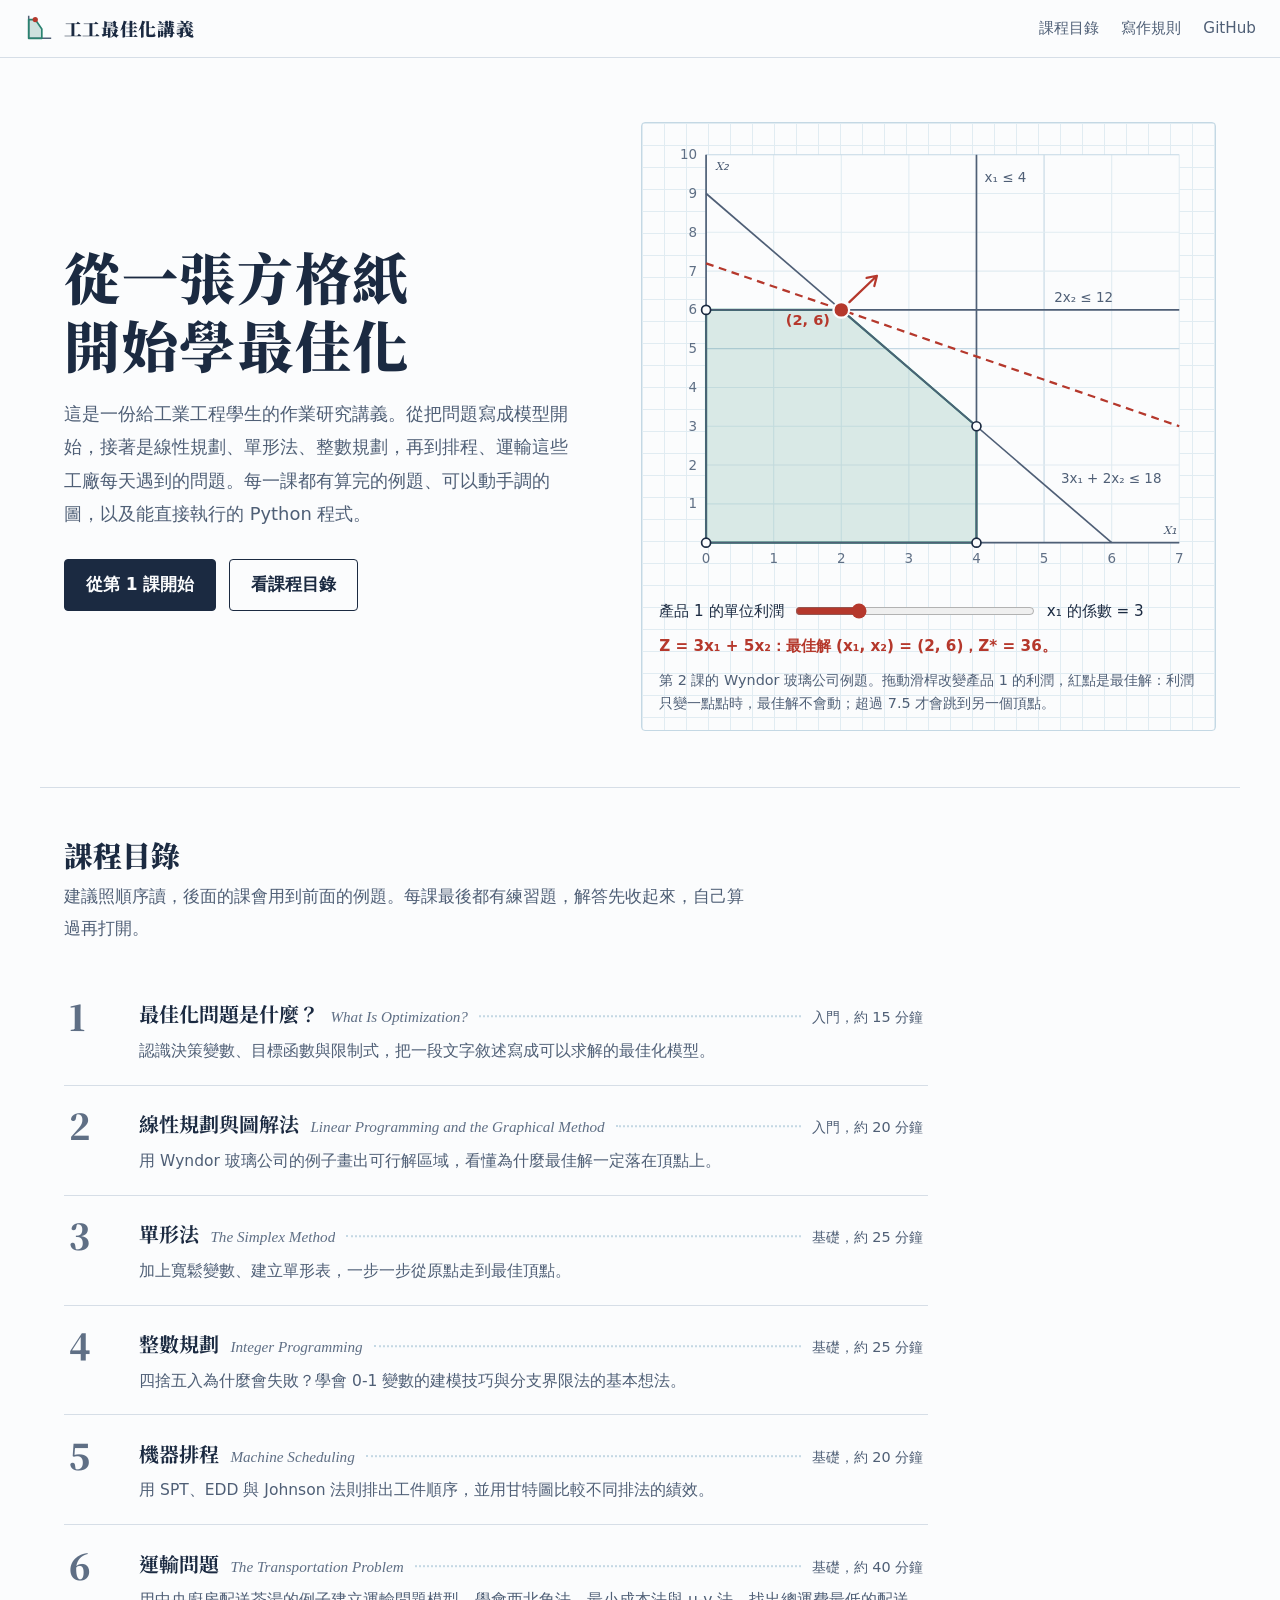
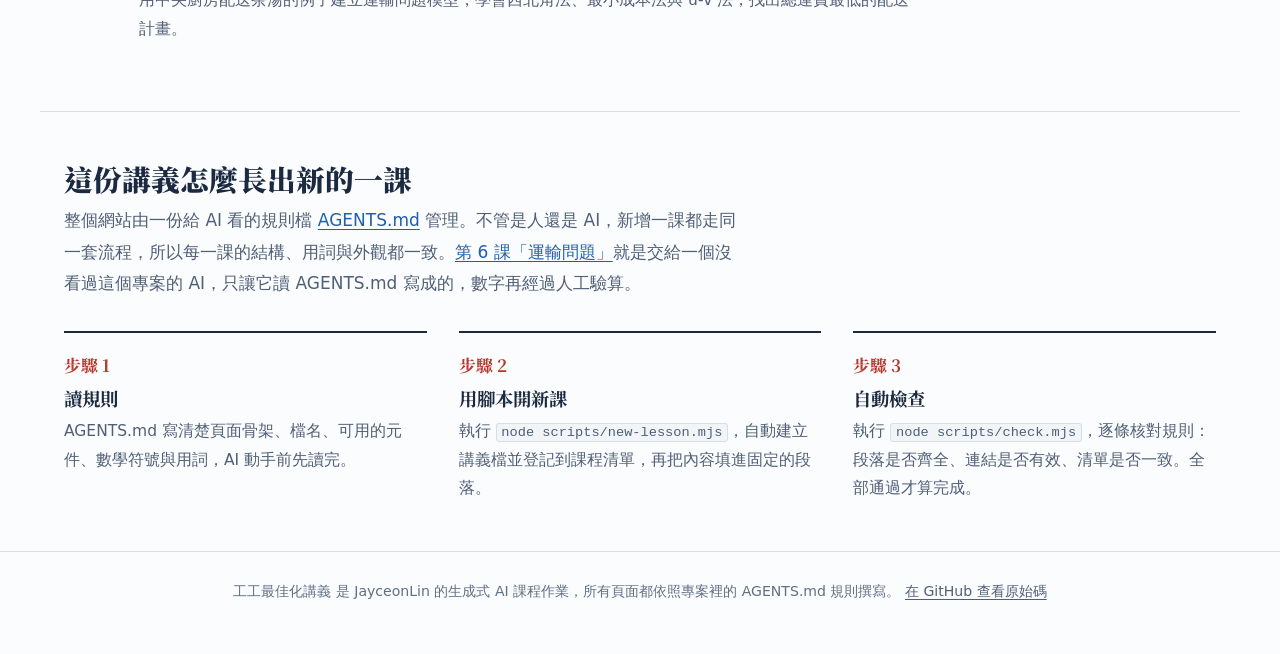
<file: index.html>
<!DOCTYPE html>
<html lang="zh-Hant-TW">
<head>
  <meta charset="utf-8">
  <meta name="viewport" content="width=device-width, initial-scale=1">
  <title>工工最佳化講義｜給工業工程學生的作業研究入門</title>
  <meta name="description" content="給工業工程學生的作業研究講義：最佳化建模、線性規劃、單形法、整數規劃、排程與運輸問題，每課都有例題、練習與可執行的 Python 程式。">
  <link rel="icon" href="assets/img/favicon.svg" type="image/svg+xml">
  <link rel="preconnect" href="https://fonts.googleapis.com">
  <link rel="preconnect" href="https://fonts.gstatic.com" crossorigin>
  <link rel="stylesheet" href="https://fonts.googleapis.com/css2?family=Noto+Serif+TC:wght@600;700;900&amp;display=swap">
  <link rel="stylesheet" href="assets/vendor/katex/katex.min.css">
  <link rel="stylesheet" href="assets/css/site.css">
  <script defer src="assets/vendor/katex/katex.min.js"></script>
  <script defer src="assets/vendor/katex/auto-render.min.js"></script>
  <script defer src="data/lessons.js"></script>
  <script defer src="assets/js/site.js"></script>
</head>
<body data-page="home">
  <main id="main" class="home-main">

    <section class="hero" aria-labelledby="hero-title">
      <div>
        <h1 id="hero-title">從一張方格紙<br>開始學最佳化</h1>
        <p class="lead">這是一份給工業工程學生的作業研究講義。從把問題寫成模型開始，接著是線性規劃、單形法、整數規劃，再到排程、運輸這些工廠每天遇到的問題。每一課都有算完的例題、可以動手調的圖，以及能直接執行的 Python 程式。</p>
        <div class="actions">
          <a class="btn btn-primary" href="lessons/01-what-is-optimization.html">從第 1 課開始</a>
          <a class="btn btn-secondary" href="#lessons">看課程目錄</a>
        </div>
      </div>
      <figure class="widget" data-widget="lp-graph">
        <script type="application/json">
          {
            "title": "Wyndor 玻璃公司生產問題的可行解區域與最佳解",
            "vars": ["x₁", "x₂"],
            "objective": [3, 5],
            "constraints": [
              { "a": [1, 0], "b": 4, "label": "x₁ ≤ 4", "labelAt": [4.12, 9.3] },
              { "a": [0, 2], "b": 12, "label": "2x₂ ≤ 12", "labelAt": [5.15, 6.2] },
              { "a": [3, 2], "b": 18, "label": "3x₁ + 2x₂ ≤ 18", "labelAt": [5.25, 1.55] }
            ],
            "xmax": 7,
            "ymax": 10,
            "slider": { "index": 0, "min": 0, "max": 12, "step": 0.5, "label": "產品 1 的單位利潤" }
          }
        </script>
        <figcaption>第 2 課的 Wyndor 玻璃公司例題。拖動滑桿改變產品 1 的利潤，紅點是最佳解：利潤只變一點點時，最佳解不會動；超過 7.5 才會跳到另一個頂點。</figcaption>
      </figure>
    </section>

    <section class="home-section band" id="lessons" aria-labelledby="lessons-title">
      <h2 id="lessons-title">課程目錄</h2>
      <p class="section-lead">建議照順序讀，後面的課會用到前面的例題。每課最後都有練習題，解答先收起來，自己算過再打開。</p>
      <ol class="syllabus" id="lesson-list">
        <!-- 由 site.js 依 data/lessons.js 產生；以下是沒有 JavaScript 時的備援 -->
        <li><a href="lessons/01-what-is-optimization.html"><span class="s-no">1</span><span class="s-line"><span class="s-title">最佳化問題是什麼？</span></span></a></li>
      </ol>
    </section>

    <section class="home-section band" aria-labelledby="how-title">
      <h2 id="how-title">這份講義怎麼長出新的一課</h2>
      <p class="section-lead">整個網站由一份給 AI 看的規則檔 <a href="https://github.com/JayceonLin/ie-optimization-notes/blob/main/AGENTS.md">AGENTS.md</a> 管理。不管是人還是 AI，新增一課都走同一套流程，所以每一課的結構、用詞與外觀都一致。<a href="lessons/06-transportation.html">第 6 課「運輸問題」</a>就是交給一個沒看過這個專案的 AI，只讓它讀 AGENTS.md 寫成的，數字再經過人工驗算。</p>
      <ol class="process">
        <li>
          <h3>讀規則</h3>
          <p>AGENTS.md 寫清楚頁面骨架、檔名、可用的元件、數學符號與用詞，AI 動手前先讀完。</p>
        </li>
        <li>
          <h3>用腳本開新課</h3>
          <p>執行 <code>node scripts/new-lesson.mjs</code>，自動建立講義檔並登記到課程清單，再把內容填進固定的段落。</p>
        </li>
        <li>
          <h3>自動檢查</h3>
          <p>執行 <code>node scripts/check.mjs</code>，逐條核對規則：段落是否齊全、連結是否有效、清單是否一致。全部通過才算完成。</p>
        </li>
      </ol>
    </section>

  </main>
</body>
</html>
</file>
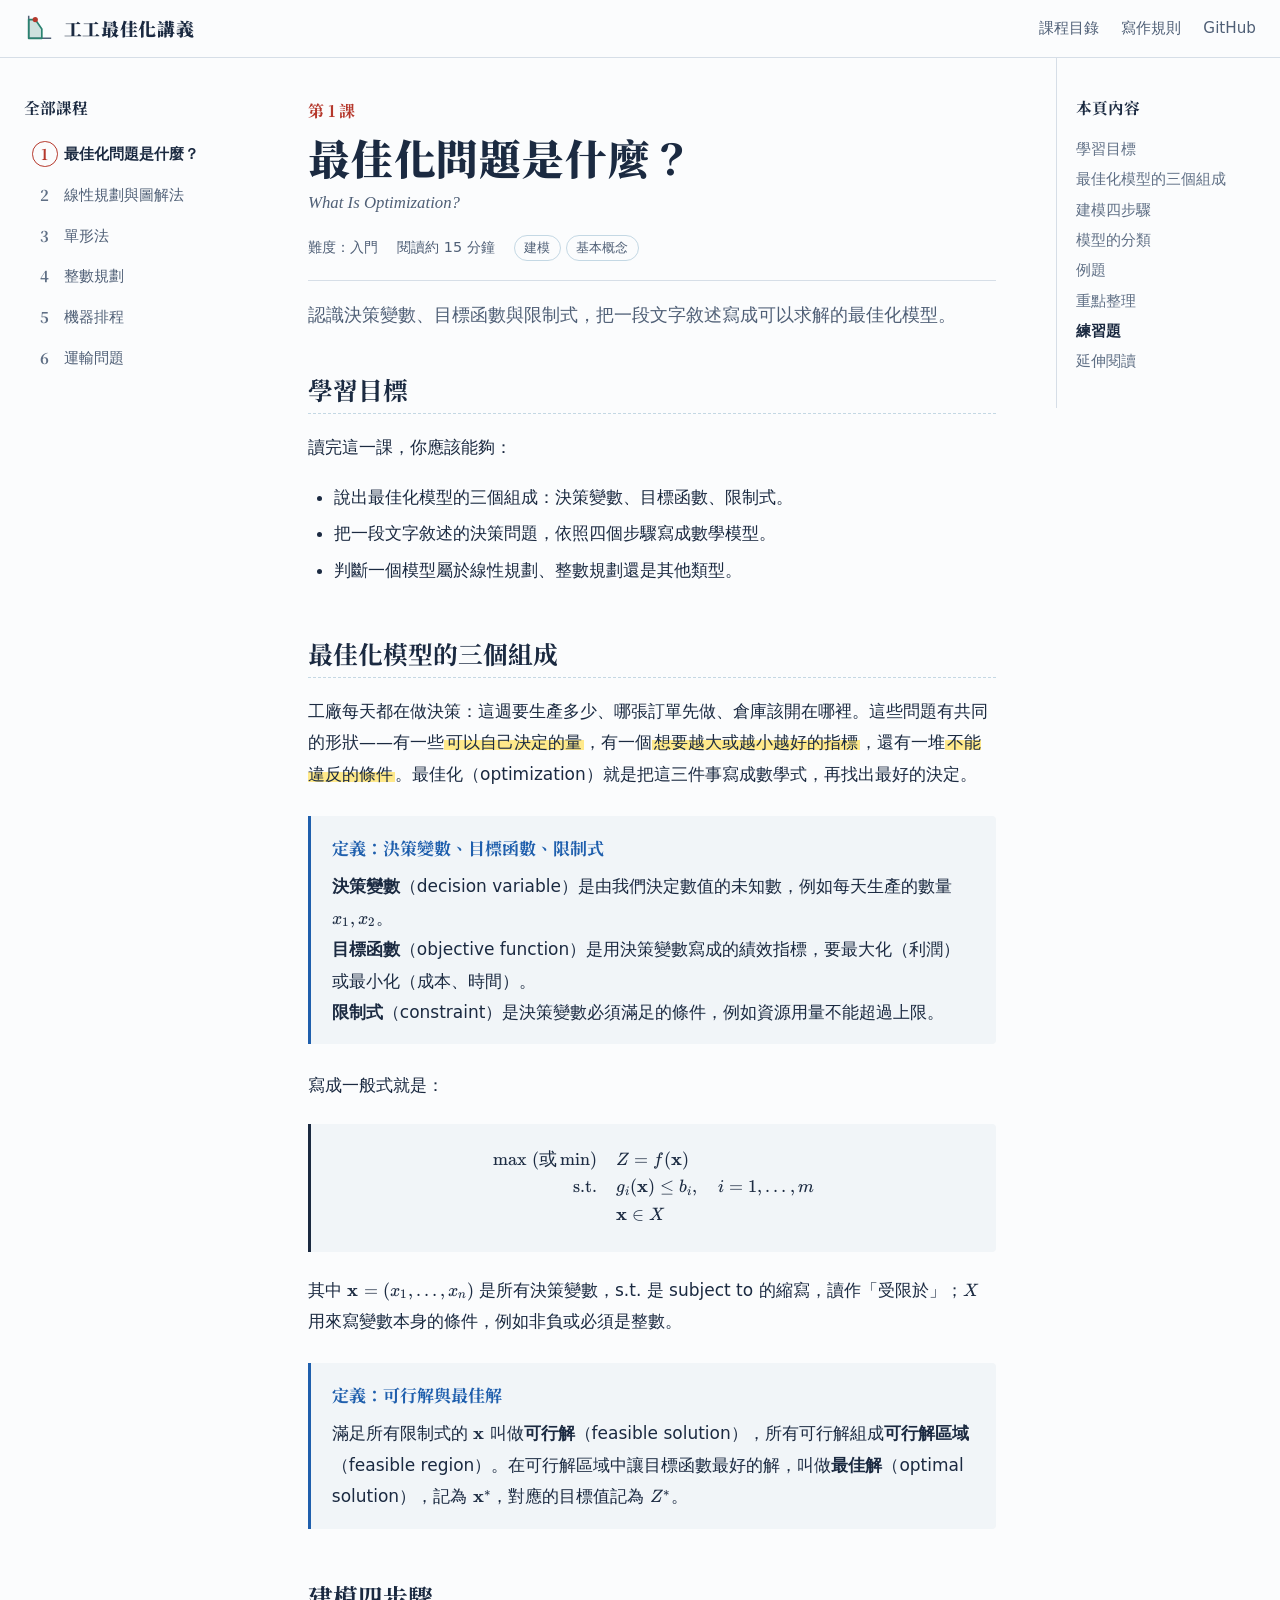
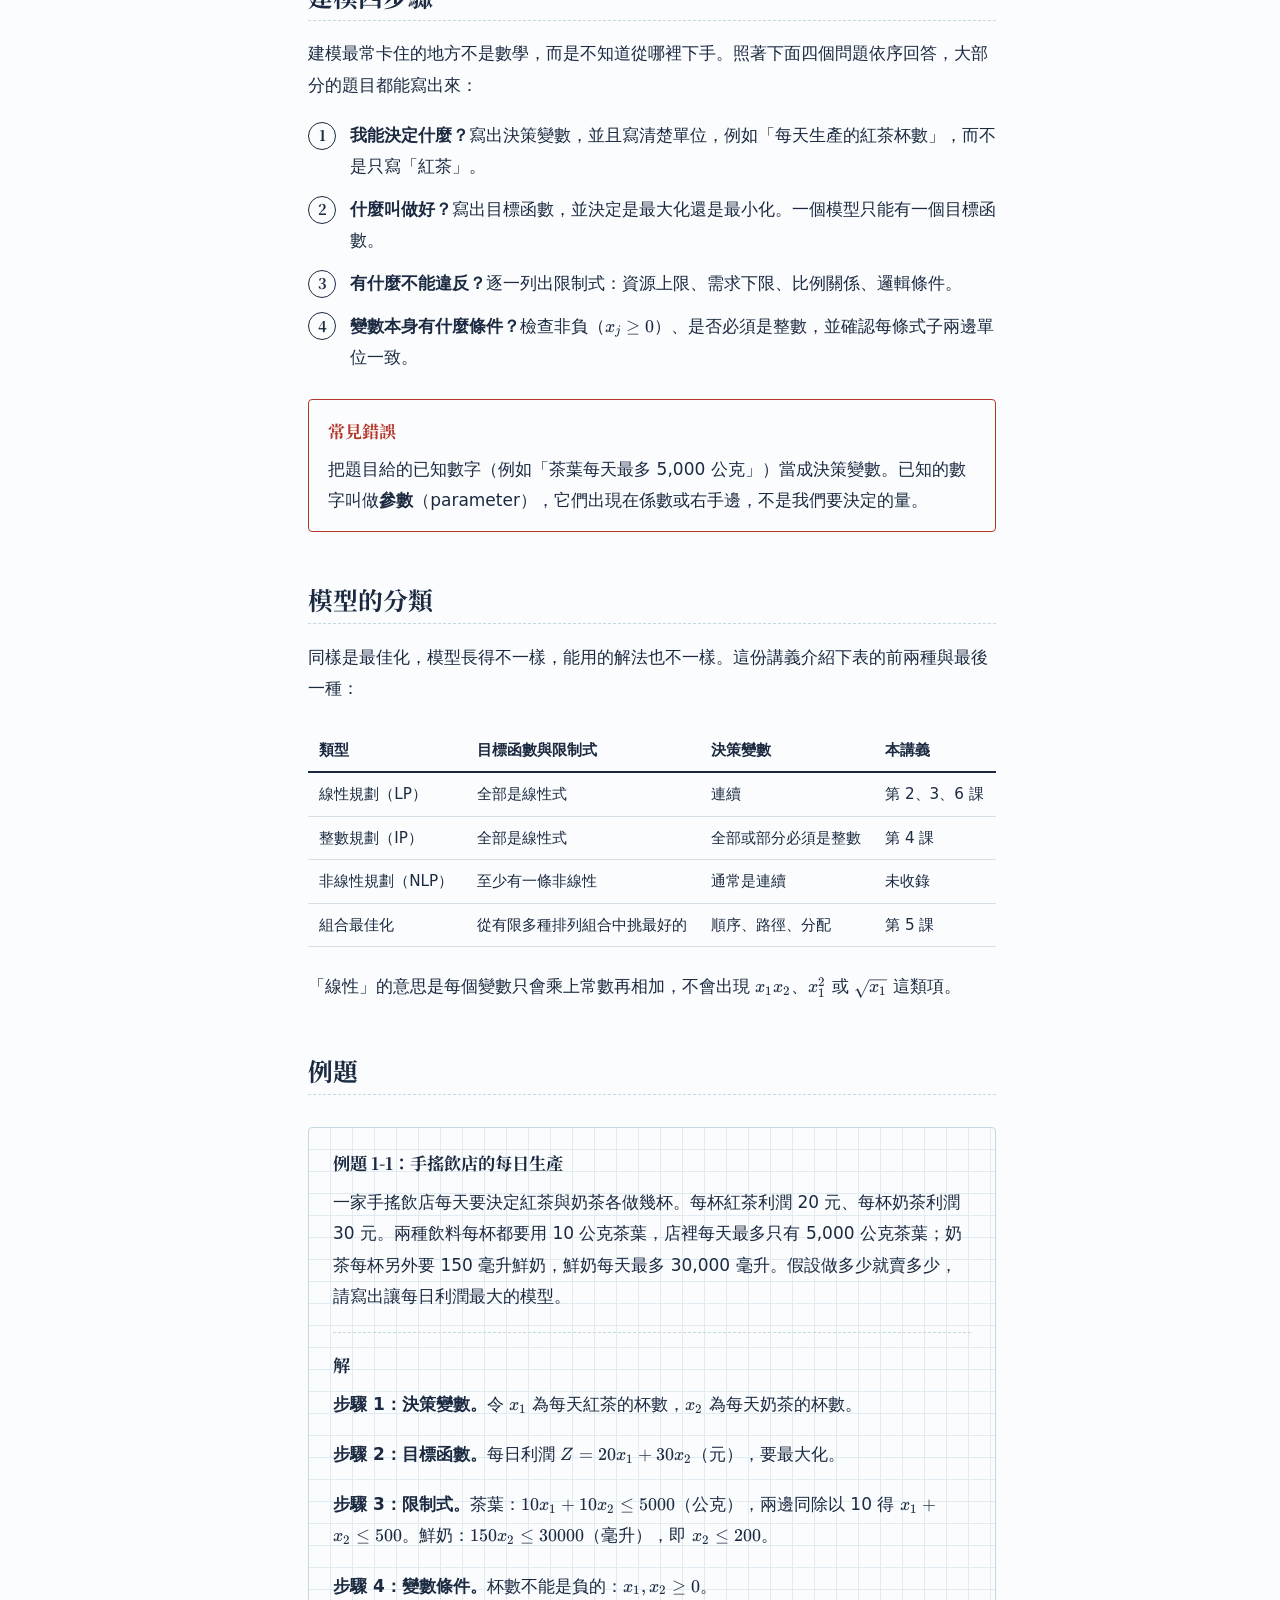
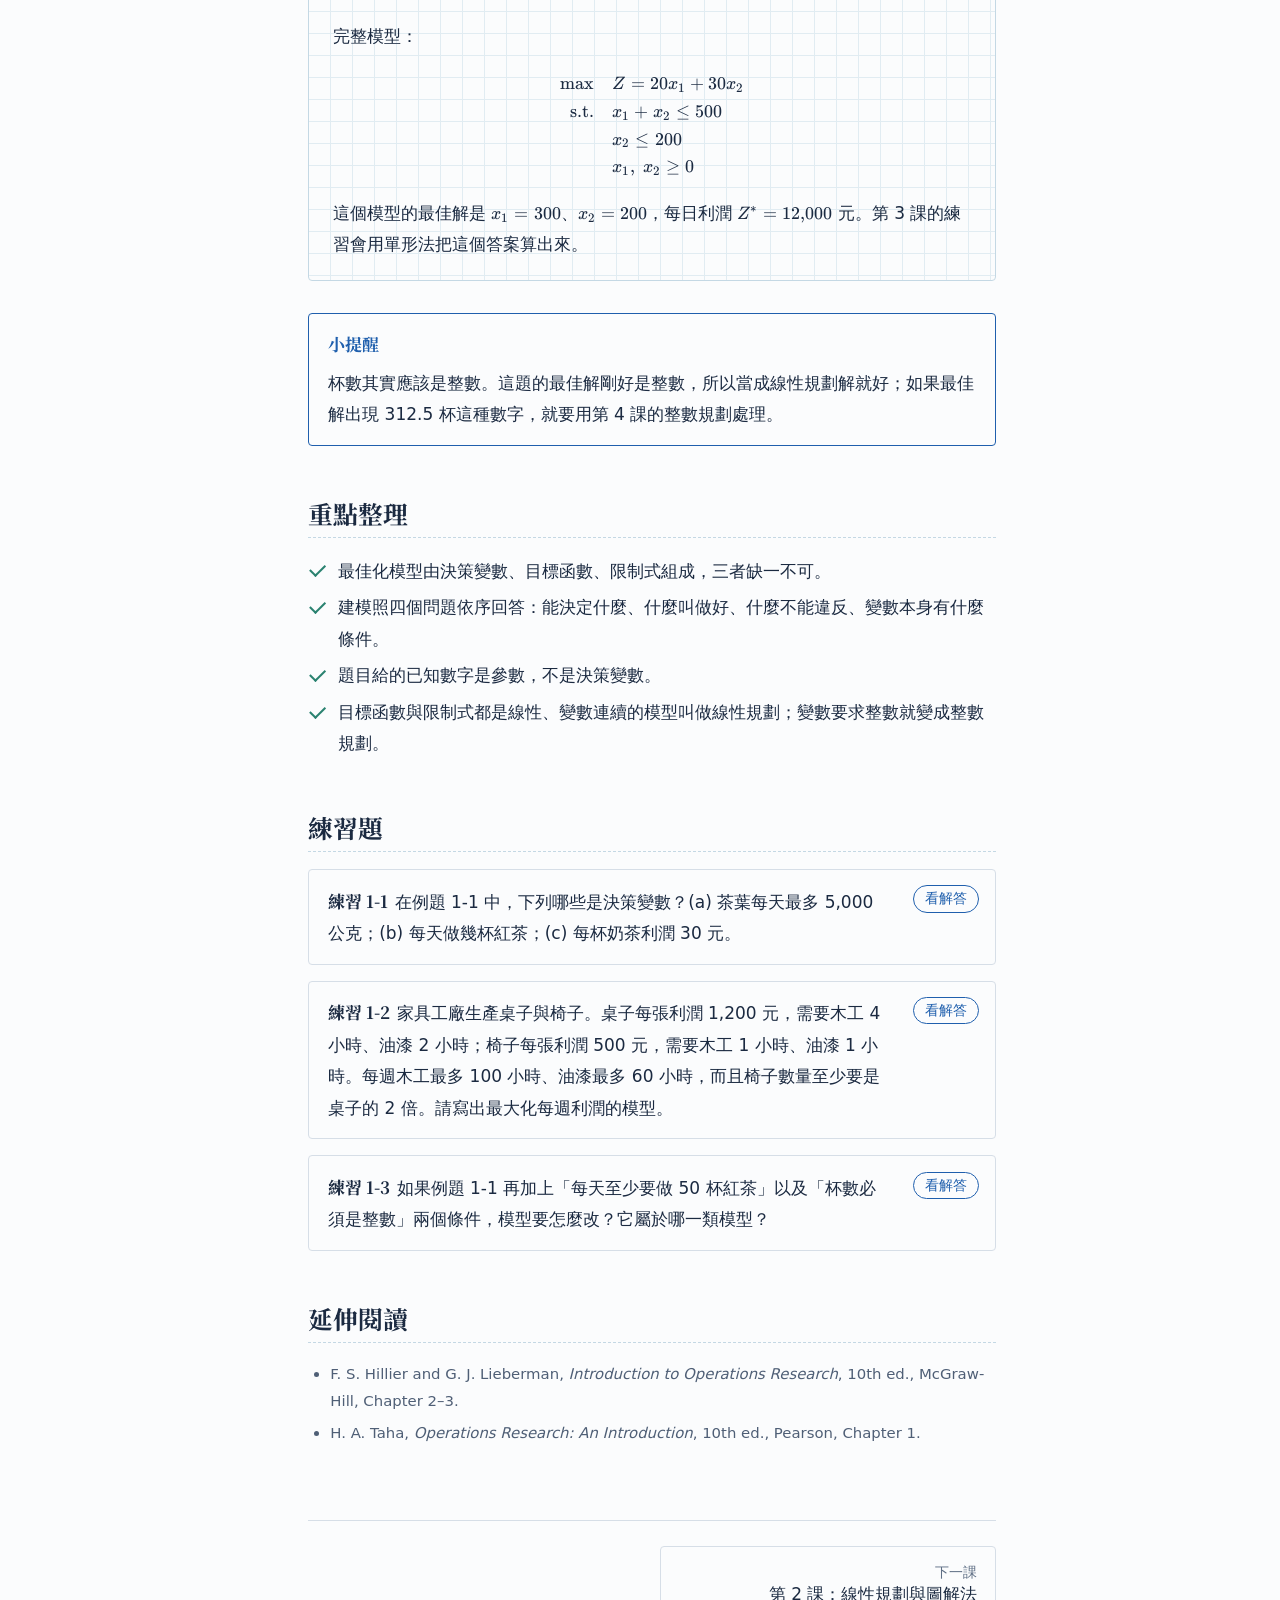
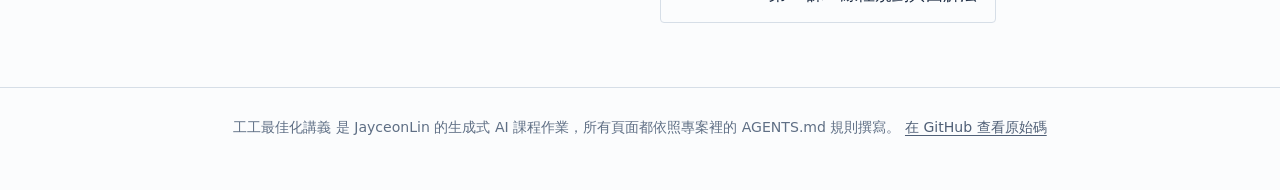
<file: lessons/01-what-is-optimization.html>
<!DOCTYPE html>
<html lang="zh-Hant-TW">
<head>
  <meta charset="utf-8">
  <meta name="viewport" content="width=device-width, initial-scale=1">
  <title>第 1 課：最佳化問題是什麼？｜工工最佳化講義</title>
  <meta name="description" content="認識決策變數、目標函數與限制式，把一段文字敘述寫成可以求解的最佳化模型。">
  <link rel="icon" href="../assets/img/favicon.svg" type="image/svg+xml">
  <link rel="preconnect" href="https://fonts.googleapis.com">
  <link rel="preconnect" href="https://fonts.gstatic.com" crossorigin>
  <link rel="stylesheet" href="https://fonts.googleapis.com/css2?family=Noto+Serif+TC:wght@600;700;900&amp;display=swap">
  <link rel="stylesheet" href="../assets/vendor/katex/katex.min.css">
  <link rel="stylesheet" href="../assets/css/site.css">
  <script defer src="../assets/vendor/katex/katex.min.js"></script>
  <script defer src="../assets/vendor/katex/auto-render.min.js"></script>
  <script defer src="../data/lessons.js"></script>
  <script defer src="../assets/js/site.js"></script>
</head>
<body data-page="lesson" data-lesson="01-what-is-optimization">
  <article class="lesson">

    <section id="goals">
      <h2>學習目標</h2>
      <p>讀完這一課，你應該能夠：</p>
      <ul>
        <li>說出最佳化模型的三個組成：決策變數、目標函數、限制式。</li>
        <li>把一段文字敘述的決策問題，依照四個步驟寫成數學模型。</li>
        <li>判斷一個模型屬於線性規劃、整數規劃還是其他類型。</li>
      </ul>
    </section>

    <section id="three-parts">
      <h2>最佳化模型的三個組成</h2>
      <p>工廠每天都在做決策：這週要生產多少、哪張訂單先做、倉庫該開在哪裡。這些問題有共同的形狀——有一些<mark>可以自己決定的量</mark>，有一個<mark>想要越大或越小越好的指標</mark>，還有一堆<mark>不能違反的條件</mark>。最佳化（optimization）就是把這三件事寫成數學式，再找出最好的決定。</p>

      <div class="definition">
        <p class="box-title">定義：決策變數、目標函數、限制式</p>
        <p><strong>決策變數</strong>（decision variable）是由我們決定數值的未知數，例如每天生產的數量 $x_1, x_2$。<br>
        <strong>目標函數</strong>（objective function）是用決策變數寫成的績效指標，要最大化（利潤）或最小化（成本、時間）。<br>
        <strong>限制式</strong>（constraint）是決策變數必須滿足的條件，例如資源用量不能超過上限。</p>
      </div>

      <p>寫成一般式就是：</p>
      <div class="model">
        $$\begin{aligned}
        \max \ (\text{或} \min) \quad & Z = f(\mathbf{x}) \\
        \text{s.t.} \quad & g_i(\mathbf{x}) \le b_i, \quad i = 1, \dots, m \\
        & \mathbf{x} \in X
        \end{aligned}$$
      </div>
      <p>其中 $\mathbf{x} = (x_1, \dots, x_n)$ 是所有決策變數，s.t. 是 subject to 的縮寫，讀作「受限於」；$X$ 用來寫變數本身的條件，例如非負或必須是整數。</p>

      <div class="definition">
        <p class="box-title">定義：可行解與最佳解</p>
        <p>滿足所有限制式的 $\mathbf{x}$ 叫做<strong>可行解</strong>（feasible solution），所有可行解組成<strong>可行解區域</strong>（feasible region）。在可行解區域中讓目標函數最好的解，叫做<strong>最佳解</strong>（optimal solution），記為 $\mathbf{x}^*$，對應的目標值記為 $Z^*$。</p>
      </div>
    </section>

    <section id="modeling-steps">
      <h2>建模四步驟</h2>
      <p>建模最常卡住的地方不是數學，而是不知道從哪裡下手。照著下面四個問題依序回答，大部分的題目都能寫出來：</p>
      <ol class="steps">
        <li><strong>我能決定什麼？</strong>寫出決策變數，並且寫清楚單位，例如「每天生產的紅茶杯數」，而不是只寫「紅茶」。</li>
        <li><strong>什麼叫做好？</strong>寫出目標函數，並決定是最大化還是最小化。一個模型只能有一個目標函數。</li>
        <li><strong>有什麼不能違反？</strong>逐一列出限制式：資源上限、需求下限、比例關係、邏輯條件。</li>
        <li><strong>變數本身有什麼條件？</strong>檢查非負（$x_j \ge 0$）、是否必須是整數，並確認每條式子兩邊單位一致。</li>
      </ol>
      <div class="callout warn">
        <p class="box-title">常見錯誤</p>
        <p>把題目給的已知數字（例如「茶葉每天最多 5,000 公克」）當成決策變數。已知的數字叫做<strong>參數</strong>（parameter），它們出現在係數或右手邊，不是我們要決定的量。</p>
      </div>
    </section>

    <section id="model-types">
      <h2>模型的分類</h2>
      <p>同樣是最佳化，模型長得不一樣，能用的解法也不一樣。這份講義介紹下表的前兩種與最後一種：</p>
      <div class="table-wrap">
        <table>
          <thead>
            <tr><th scope="col">類型</th><th scope="col">目標函數與限制式</th><th scope="col">決策變數</th><th scope="col">本講義</th></tr>
          </thead>
          <tbody>
            <tr><td>線性規劃（LP）</td><td>全部是線性式</td><td>連續</td><td>第 2、3、6 課</td></tr>
            <tr><td>整數規劃（IP）</td><td>全部是線性式</td><td>全部或部分必須是整數</td><td>第 4 課</td></tr>
            <tr><td>非線性規劃（NLP）</td><td>至少有一條非線性</td><td>通常是連續</td><td>未收錄</td></tr>
            <tr><td>組合最佳化</td><td>從有限多種排列組合中挑最好的</td><td>順序、路徑、分配</td><td>第 5 課</td></tr>
          </tbody>
        </table>
      </div>
      <p>「線性」的意思是每個變數只會乘上常數再相加，不會出現 $x_1 x_2$、$x_1^2$ 或 $\sqrt{x_1}$ 這類項。</p>
    </section>

    <section id="example">
      <h2>例題</h2>
      <div class="example">
        <p class="box-title">例題 1-1：手搖飲店的每日生產</p>
        <p>一家手搖飲店每天要決定紅茶與奶茶各做幾杯。每杯紅茶利潤 20 元、每杯奶茶利潤 30 元。兩種飲料每杯都要用 10 公克茶葉，店裡每天最多只有 5,000 公克茶葉；奶茶每杯另外要 150 毫升鮮奶，鮮奶每天最多 30,000 毫升。假設做多少就賣多少，請寫出讓每日利潤最大的模型。</p>
        <div class="solution">
          <p class="box-title">解</p>
          <p><strong>步驟 1：決策變數。</strong>令 $x_1$ 為每天紅茶的杯數，$x_2$ 為每天奶茶的杯數。</p>
          <p><strong>步驟 2：目標函數。</strong>每日利潤 $Z = 20x_1 + 30x_2$（元），要最大化。</p>
          <p><strong>步驟 3：限制式。</strong>茶葉：$10x_1 + 10x_2 \le 5000$（公克），兩邊同除以 10 得 $x_1 + x_2 \le 500$。鮮奶：$150x_2 \le 30000$（毫升），即 $x_2 \le 200$。</p>
          <p><strong>步驟 4：變數條件。</strong>杯數不能是負的：$x_1, x_2 \ge 0$。</p>
          <p>完整模型：</p>
          $$\begin{aligned}
          \max \quad & Z = 20x_1 + 30x_2 \\
          \text{s.t.} \quad & x_1 + x_2 \le 500 \\
          & x_2 \le 200 \\
          & x_1,\ x_2 \ge 0
          \end{aligned}$$
          <p>這個模型的最佳解是 $x_1 = 300$、$x_2 = 200$，每日利潤 $Z^* = 12{,}000$ 元。第 3 課的練習會用單形法把這個答案算出來。</p>
        </div>
      </div>
      <div class="callout tip">
        <p class="box-title">小提醒</p>
        <p>杯數其實應該是整數。這題的最佳解剛好是整數，所以當成線性規劃解就好；如果最佳解出現 312.5 杯這種數字，就要用第 4 課的整數規劃處理。</p>
      </div>
    </section>

    <section id="summary">
      <h2>重點整理</h2>
      <ul class="key-points">
        <li>最佳化模型由決策變數、目標函數、限制式組成，三者缺一不可。</li>
        <li>建模照四個問題依序回答：能決定什麼、什麼叫做好、什麼不能違反、變數本身有什麼條件。</li>
        <li>題目給的已知數字是參數，不是決策變數。</li>
        <li>目標函數與限制式都是線性、變數連續的模型叫做線性規劃；變數要求整數就變成整數規劃。</li>
      </ul>
    </section>

    <section id="exercises">
      <h2>練習題</h2>
      <details class="exercise">
        <summary><span class="ex-no">練習 1-1</span>在例題 1-1 中，下列哪些是決策變數？(a) 茶葉每天最多 5,000 公克；(b) 每天做幾杯紅茶；(c) 每杯奶茶利潤 30 元。</summary>
        <div class="answer">
          <p class="box-title">解答</p>
          <p>只有 (b)。(a) 是限制式右手邊的參數，(c) 是目標函數係數的參數，兩者都是題目給定的已知數字。</p>
        </div>
      </details>
      <details class="exercise">
        <summary><span class="ex-no">練習 1-2</span>家具工廠生產桌子與椅子。桌子每張利潤 1,200 元，需要木工 4 小時、油漆 2 小時；椅子每張利潤 500 元，需要木工 1 小時、油漆 1 小時。每週木工最多 100 小時、油漆最多 60 小時，而且椅子數量至少要是桌子的 2 倍。請寫出最大化每週利潤的模型。</summary>
        <div class="answer">
          <p class="box-title">解答</p>
          <p>令 $x_1$ 為每週生產的桌子數，$x_2$ 為每週生產的椅子數。</p>
          $$\begin{aligned}
          \max \quad & Z = 1200x_1 + 500x_2 \\
          \text{s.t.} \quad & 4x_1 + x_2 \le 100 && \text{（木工）} \\
          & 2x_1 + x_2 \le 60 && \text{（油漆）} \\
          & 2x_1 - x_2 \le 0 && \text{（椅子至少是桌子的 2 倍）} \\
          & x_1,\ x_2 \ge 0
          \end{aligned}$$
          <p>「椅子至少是桌子的 2 倍」原本寫成 $x_2 \ge 2x_1$，移項後變成 $2x_1 - x_2 \le 0$，這樣所有限制式都是「左邊有變數、右邊是常數」的標準樣子。</p>
        </div>
      </details>
      <details class="exercise">
        <summary><span class="ex-no">練習 1-3</span>如果例題 1-1 再加上「每天至少要做 50 杯紅茶」以及「杯數必須是整數」兩個條件，模型要怎麼改？它屬於哪一類模型？</summary>
        <div class="answer">
          <p class="box-title">解答</p>
          <p>加上限制式 $x_1 \ge 50$，並把變數條件改成 $x_1, x_2 \ge 0$ 且為整數。目標函數與限制式仍然是線性的，但變數必須是整數，所以是<strong>整數規劃</strong>。</p>
        </div>
      </details>
    </section>

    <section id="references">
      <h2>延伸閱讀</h2>
      <ul class="refs">
        <li>F. S. Hillier and G. J. Lieberman, <cite>Introduction to Operations Research</cite>, 10th ed., McGraw-Hill, Chapter 2–3.</li>
        <li>H. A. Taha, <cite>Operations Research: An Introduction</cite>, 10th ed., Pearson, Chapter 1.</li>
      </ul>
    </section>

  </article>
</body>
</html>
</file>
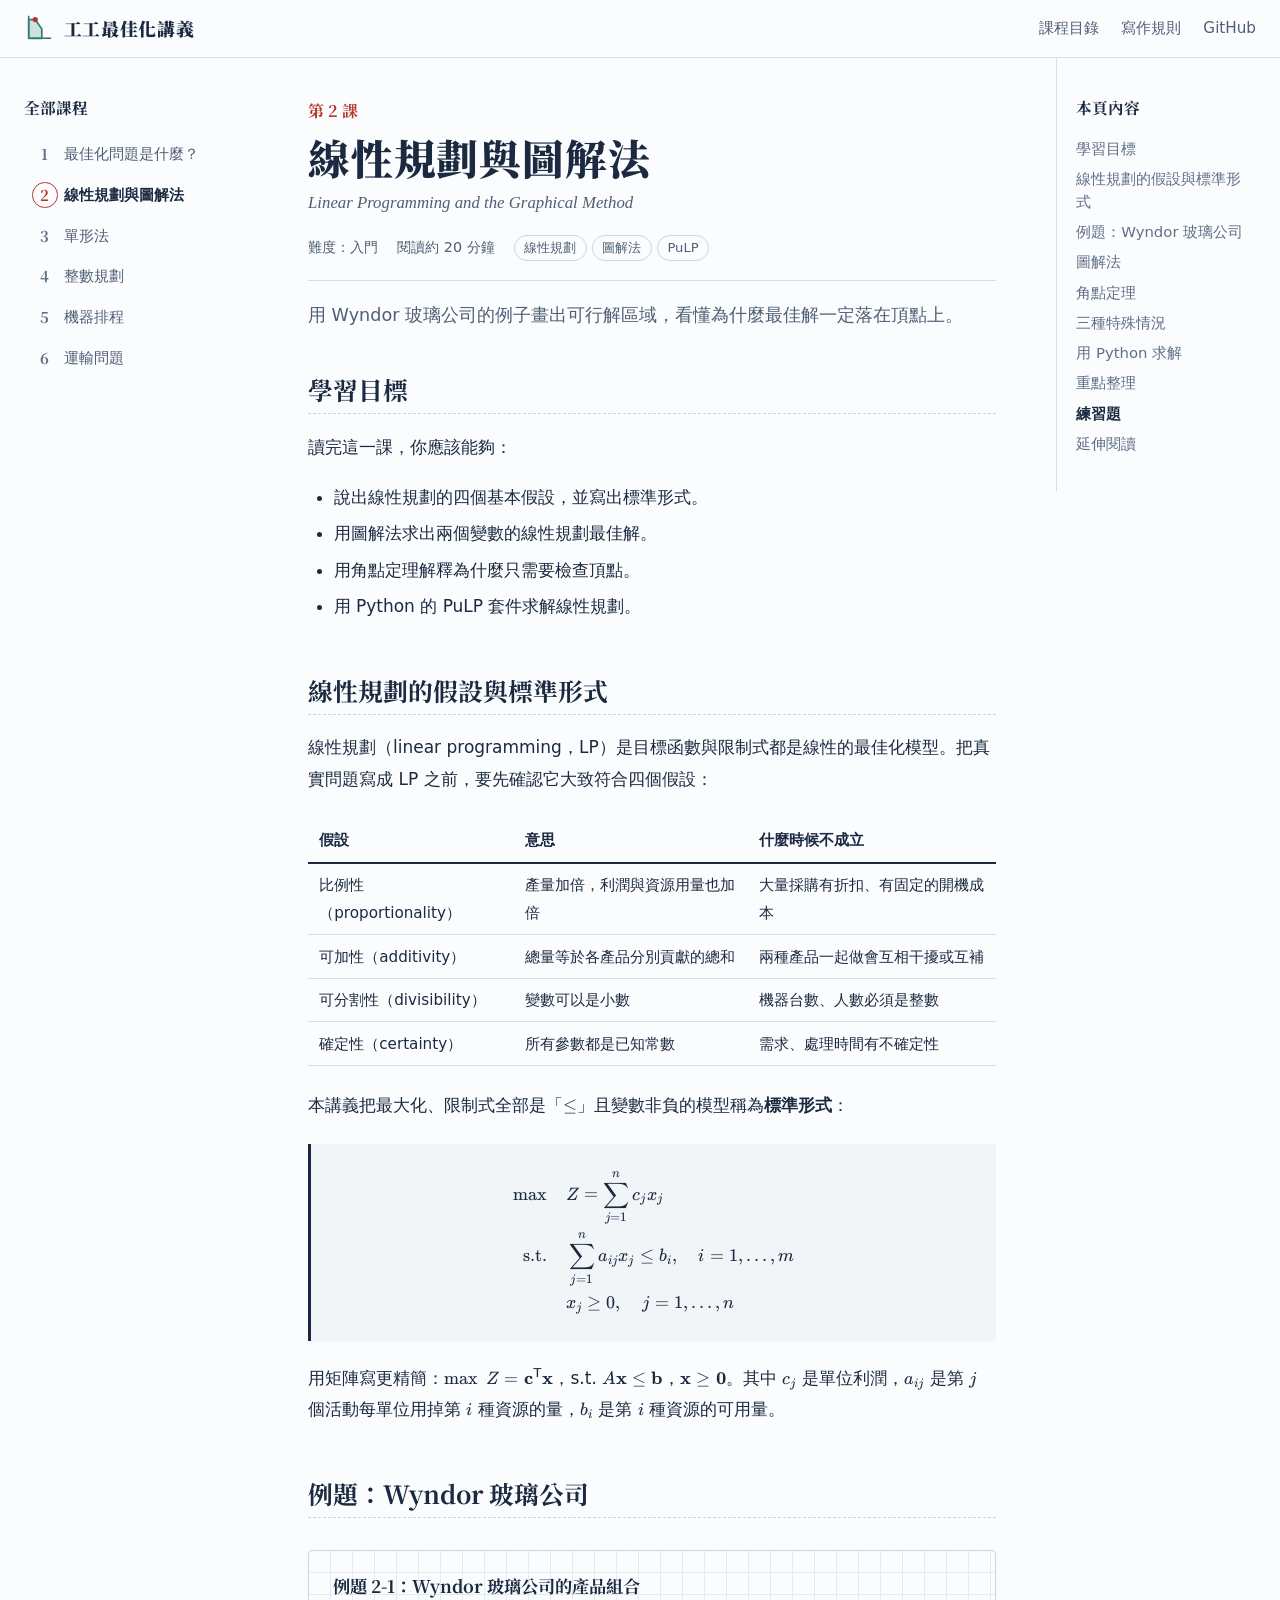
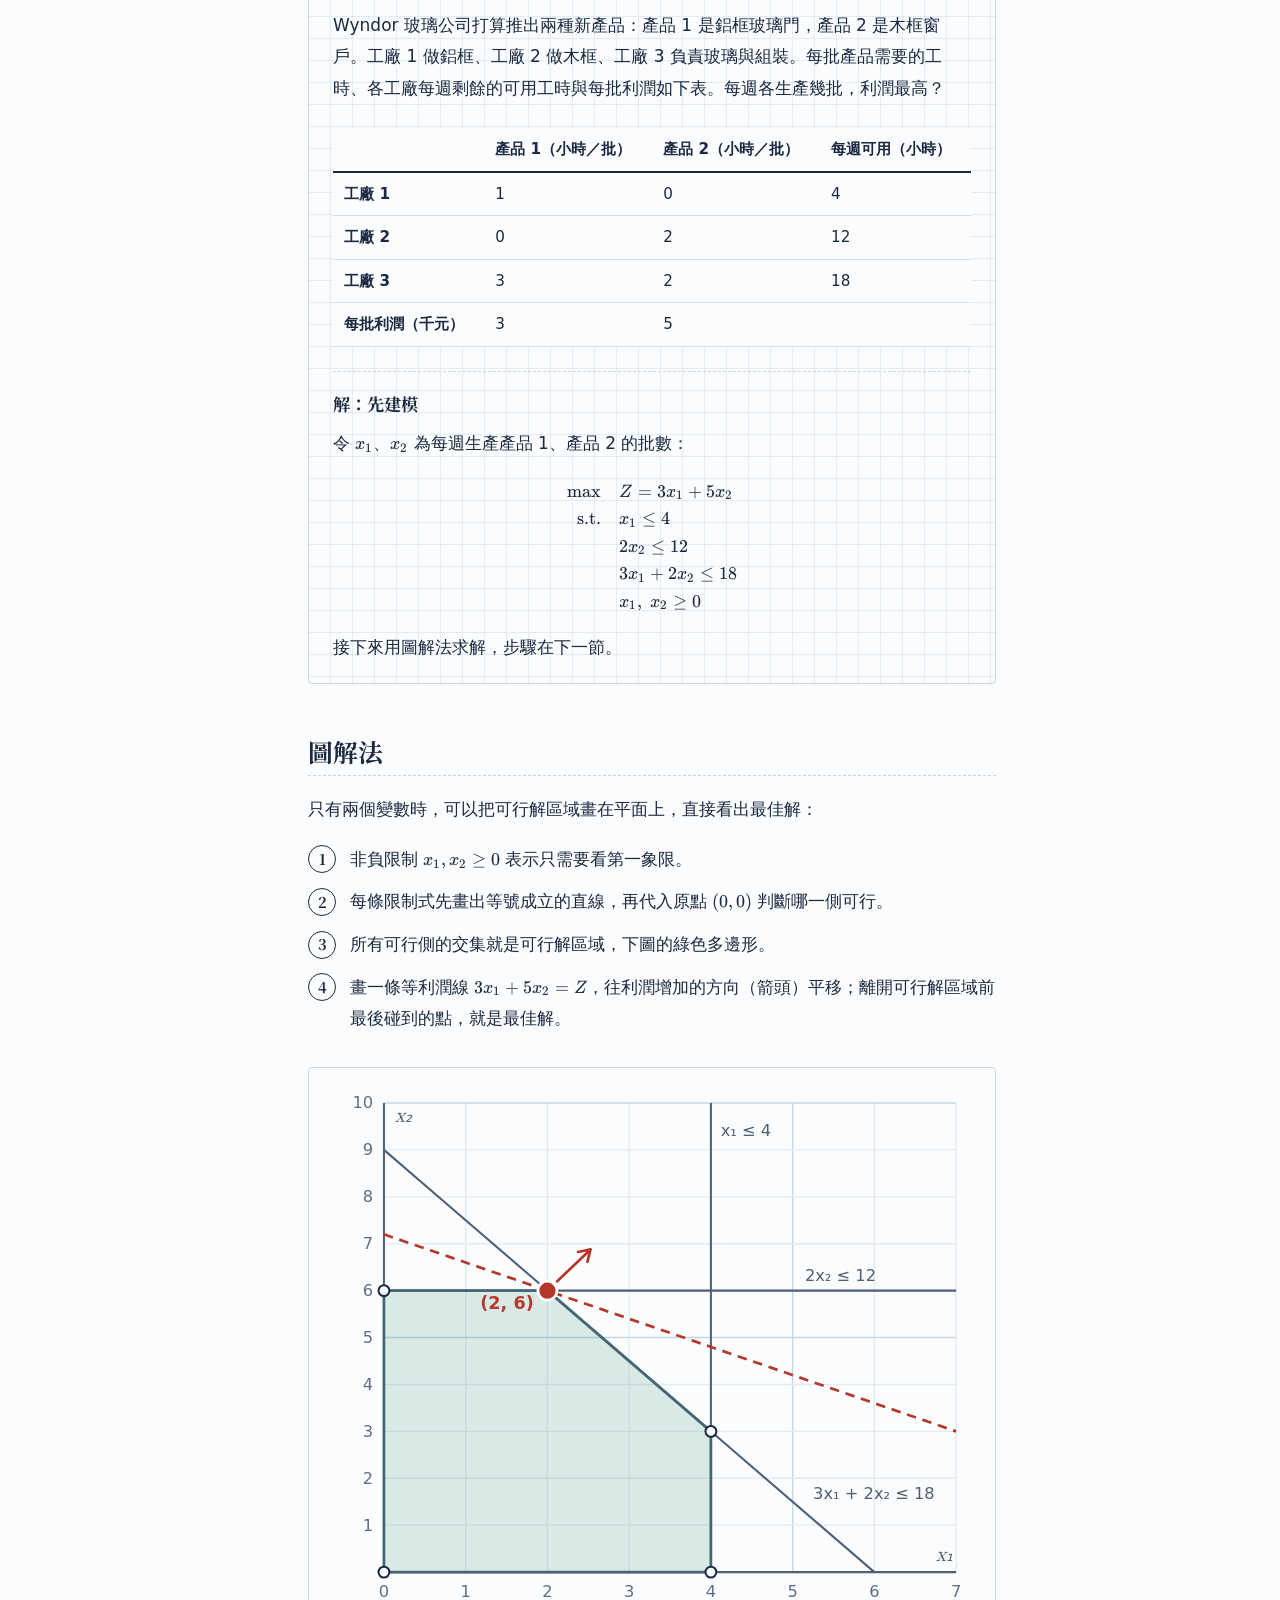
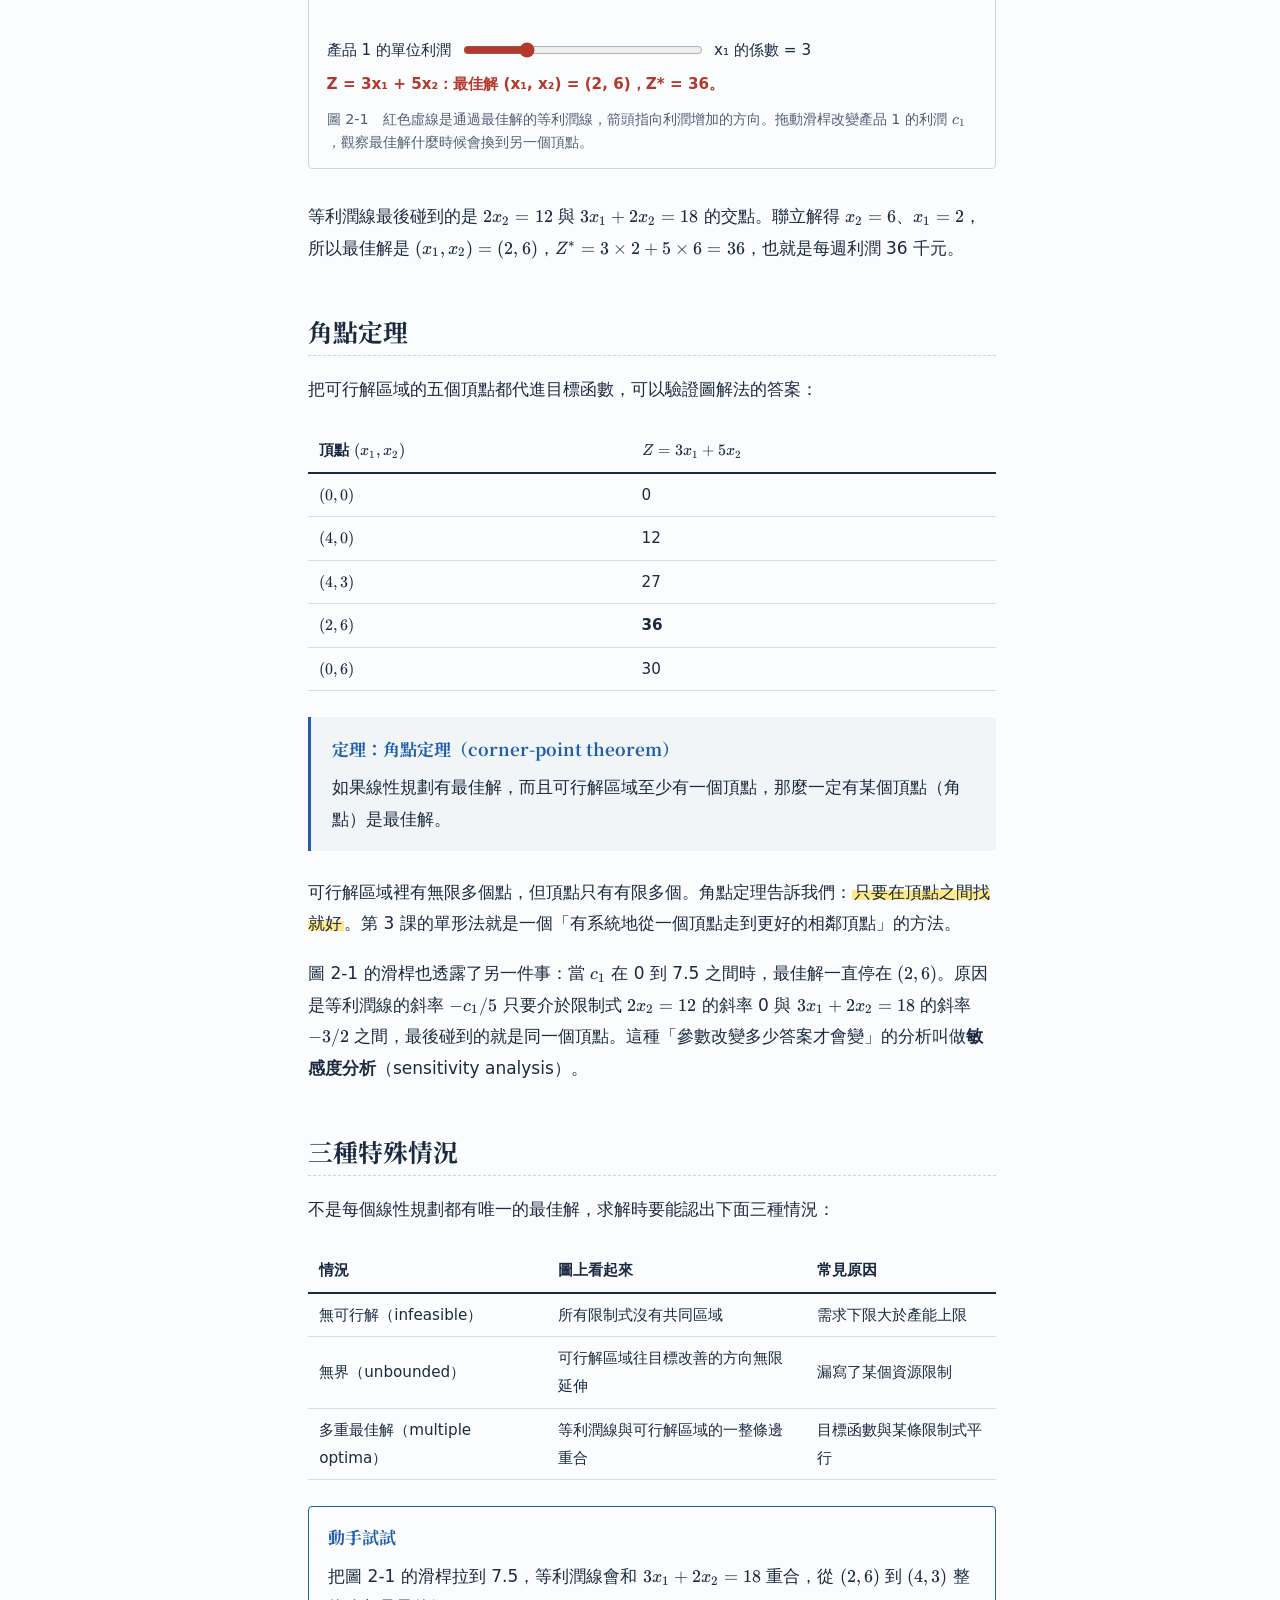
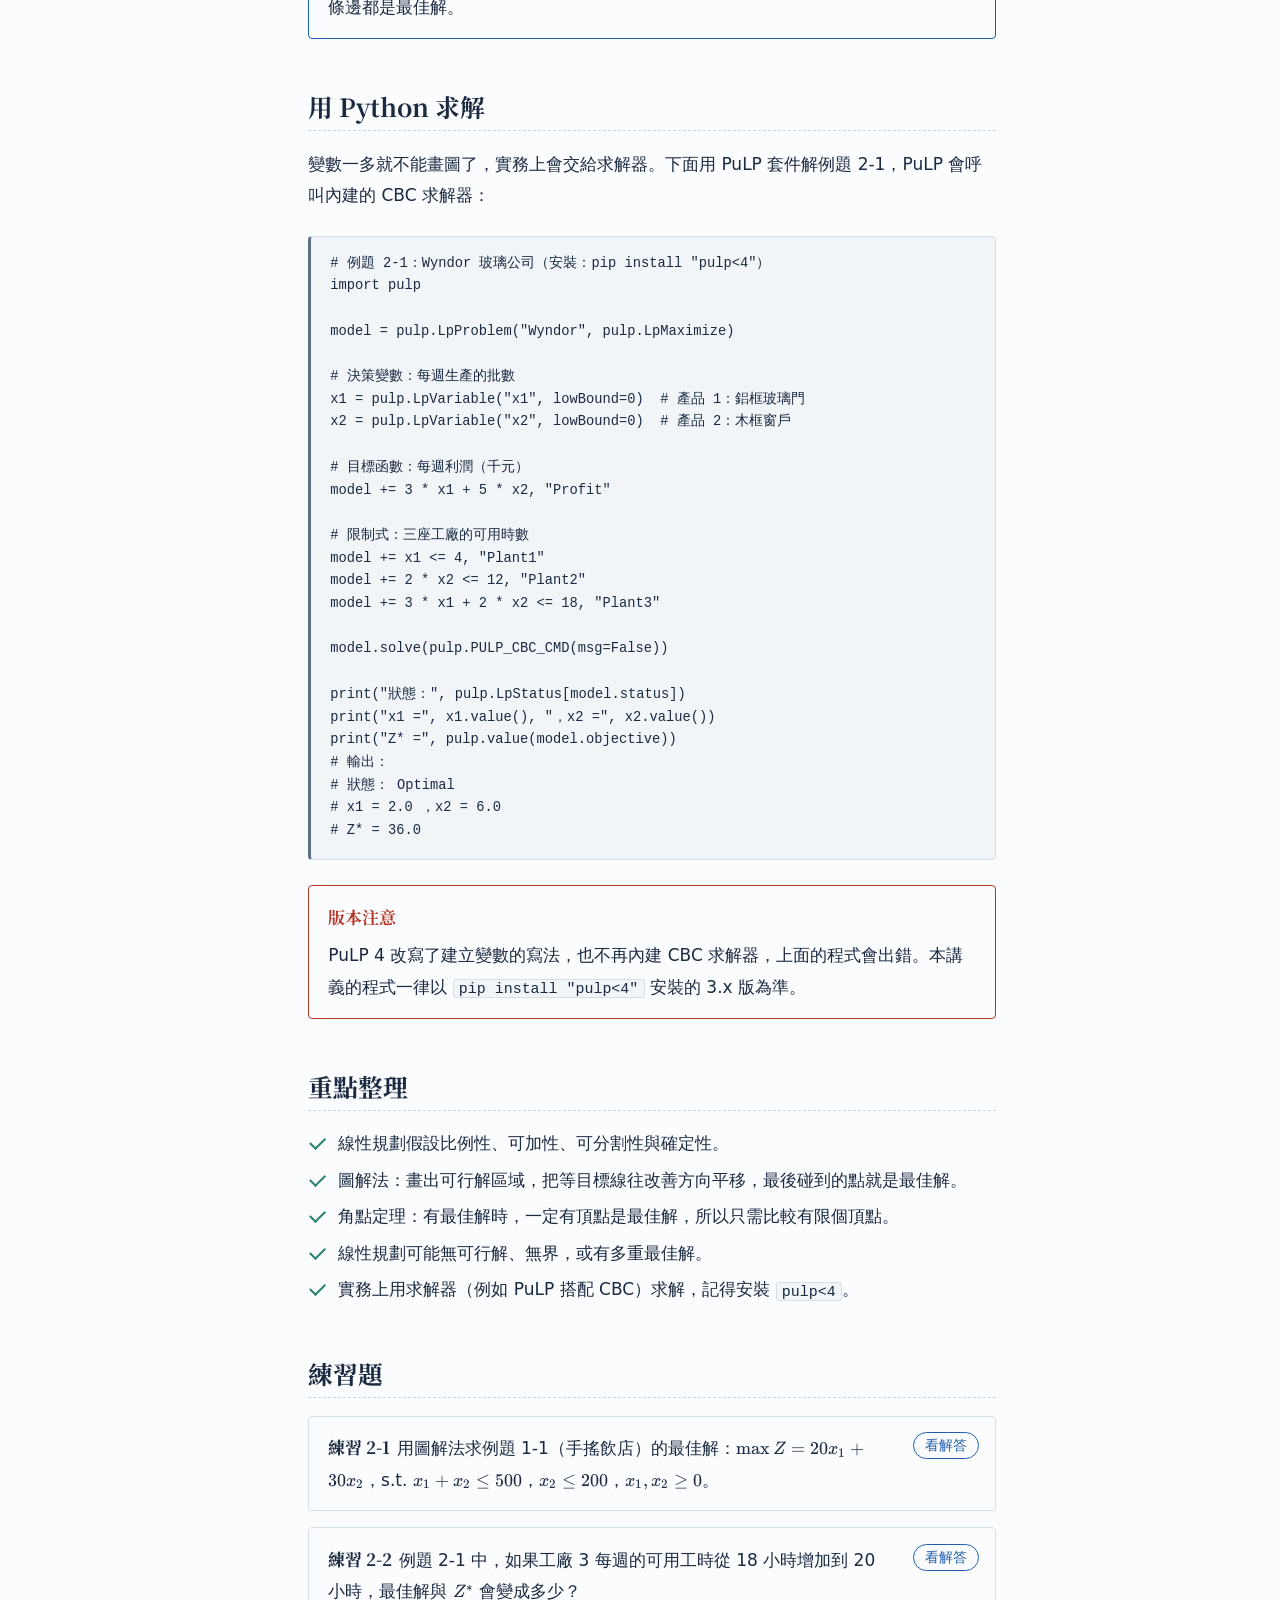
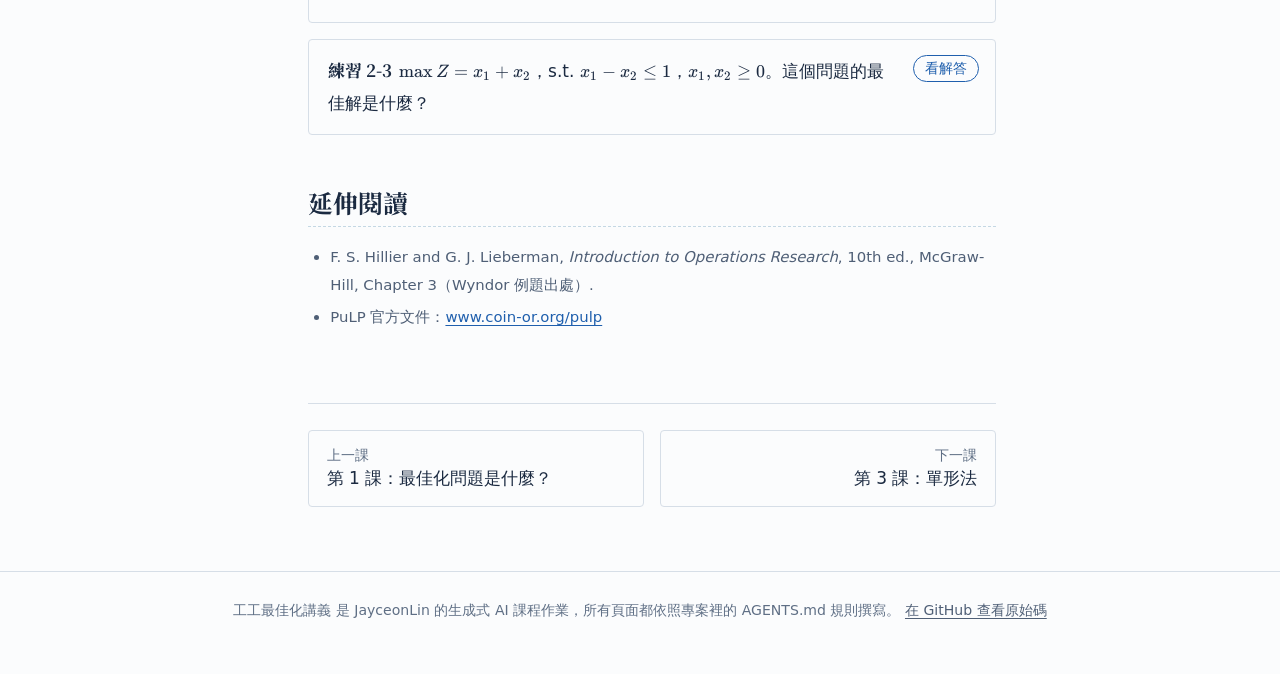
<file: lessons/02-linear-programming.html>
<!DOCTYPE html>
<html lang="zh-Hant-TW">
<head>
  <meta charset="utf-8">
  <meta name="viewport" content="width=device-width, initial-scale=1">
  <title>第 2 課：線性規劃與圖解法｜工工最佳化講義</title>
  <meta name="description" content="用 Wyndor 玻璃公司的例子畫出可行解區域，看懂為什麼最佳解一定落在頂點上。">
  <link rel="icon" href="../assets/img/favicon.svg" type="image/svg+xml">
  <link rel="preconnect" href="https://fonts.googleapis.com">
  <link rel="preconnect" href="https://fonts.gstatic.com" crossorigin>
  <link rel="stylesheet" href="https://fonts.googleapis.com/css2?family=Noto+Serif+TC:wght@600;700;900&amp;display=swap">
  <link rel="stylesheet" href="../assets/vendor/katex/katex.min.css">
  <link rel="stylesheet" href="../assets/css/site.css">
  <script defer src="../assets/vendor/katex/katex.min.js"></script>
  <script defer src="../assets/vendor/katex/auto-render.min.js"></script>
  <script defer src="../data/lessons.js"></script>
  <script defer src="../assets/js/site.js"></script>
</head>
<body data-page="lesson" data-lesson="02-linear-programming">
  <article class="lesson">

    <section id="goals">
      <h2>學習目標</h2>
      <p>讀完這一課，你應該能夠：</p>
      <ul>
        <li>說出線性規劃的四個基本假設，並寫出標準形式。</li>
        <li>用圖解法求出兩個變數的線性規劃最佳解。</li>
        <li>用角點定理解釋為什麼只需要檢查頂點。</li>
        <li>用 Python 的 PuLP 套件求解線性規劃。</li>
      </ul>
    </section>

    <section id="standard-form">
      <h2>線性規劃的假設與標準形式</h2>
      <p>線性規劃（linear programming，LP）是目標函數與限制式都是線性的最佳化模型。把真實問題寫成 LP 之前，要先確認它大致符合四個假設：</p>
      <div class="table-wrap">
        <table>
          <thead><tr><th scope="col">假設</th><th scope="col">意思</th><th scope="col">什麼時候不成立</th></tr></thead>
          <tbody>
            <tr><td>比例性（proportionality）</td><td>產量加倍，利潤與資源用量也加倍</td><td>大量採購有折扣、有固定的開機成本</td></tr>
            <tr><td>可加性（additivity）</td><td>總量等於各產品分別貢獻的總和</td><td>兩種產品一起做會互相干擾或互補</td></tr>
            <tr><td>可分割性（divisibility）</td><td>變數可以是小數</td><td>機器台數、人數必須是整數</td></tr>
            <tr><td>確定性（certainty）</td><td>所有參數都是已知常數</td><td>需求、處理時間有不確定性</td></tr>
          </tbody>
        </table>
      </div>
      <p>本講義把最大化、限制式全部是「$\le$」且變數非負的模型稱為<strong>標準形式</strong>：</p>
      <div class="model">
        $$\begin{aligned}
        \max \quad & Z = \sum_{j=1}^{n} c_j x_j \\
        \text{s.t.} \quad & \sum_{j=1}^{n} a_{ij} x_j \le b_i, \quad i = 1, \dots, m \\
        & x_j \ge 0, \quad j = 1, \dots, n
        \end{aligned}$$
      </div>
      <p>用矩陣寫更精簡：$\max\ Z = \mathbf{c}^{\mathsf{T}}\mathbf{x}$，s.t. $A\mathbf{x} \le \mathbf{b}$，$\mathbf{x} \ge \mathbf{0}$。其中 $c_j$ 是單位利潤，$a_{ij}$ 是第 $j$ 個活動每單位用掉第 $i$ 種資源的量，$b_i$ 是第 $i$ 種資源的可用量。</p>
    </section>

    <section id="example">
      <h2>例題：Wyndor 玻璃公司</h2>
      <div class="example">
        <p class="box-title">例題 2-1：Wyndor 玻璃公司的產品組合</p>
        <p>Wyndor 玻璃公司打算推出兩種新產品：產品 1 是鋁框玻璃門，產品 2 是木框窗戶。工廠 1 做鋁框、工廠 2 做木框、工廠 3 負責玻璃與組裝。每批產品需要的工時、各工廠每週剩餘的可用工時與每批利潤如下表。每週各生產幾批，利潤最高？</p>
        <div class="table-wrap">
          <table>
            <thead><tr><th scope="col"></th><th scope="col">產品 1（小時／批）</th><th scope="col">產品 2（小時／批）</th><th scope="col">每週可用（小時）</th></tr></thead>
            <tbody>
              <tr><th scope="row">工廠 1</th><td>1</td><td>0</td><td>4</td></tr>
              <tr><th scope="row">工廠 2</th><td>0</td><td>2</td><td>12</td></tr>
              <tr><th scope="row">工廠 3</th><td>3</td><td>2</td><td>18</td></tr>
              <tr><th scope="row">每批利潤（千元）</th><td>3</td><td>5</td><td></td></tr>
            </tbody>
          </table>
        </div>
        <div class="solution">
          <p class="box-title">解：先建模</p>
          <p>令 $x_1$、$x_2$ 為每週生產產品 1、產品 2 的批數：</p>
          $$\begin{aligned}
          \max \quad & Z = 3x_1 + 5x_2 \\
          \text{s.t.} \quad & x_1 \le 4 \\
          & 2x_2 \le 12 \\
          & 3x_1 + 2x_2 \le 18 \\
          & x_1,\ x_2 \ge 0
          \end{aligned}$$
          <p>接下來用圖解法求解，步驟在下一節。</p>
        </div>
      </div>
    </section>

    <section id="graphical-method">
      <h2>圖解法</h2>
      <p>只有兩個變數時，可以把可行解區域畫在平面上，直接看出最佳解：</p>
      <ol class="steps">
        <li>非負限制 $x_1, x_2 \ge 0$ 表示只需要看第一象限。</li>
        <li>每條限制式先畫出等號成立的直線，再代入原點 $(0, 0)$ 判斷哪一側可行。</li>
        <li>所有可行側的交集就是可行解區域，下圖的綠色多邊形。</li>
        <li>畫一條等利潤線 $3x_1 + 5x_2 = Z$，往利潤增加的方向（箭頭）平移；離開可行解區域前最後碰到的點，就是最佳解。</li>
      </ol>

      <figure class="widget" data-widget="lp-graph">
        <script type="application/json">
          {
            "title": "Wyndor 玻璃公司的可行解區域、等利潤線與最佳解",
            "vars": ["x₁", "x₂"],
            "objective": [3, 5],
            "constraints": [
              { "a": [1, 0], "b": 4, "label": "x₁ ≤ 4", "labelAt": [4.12, 9.3] },
              { "a": [0, 2], "b": 12, "label": "2x₂ ≤ 12", "labelAt": [5.15, 6.2] },
              { "a": [3, 2], "b": 18, "label": "3x₁ + 2x₂ ≤ 18", "labelAt": [5.25, 1.55] }
            ],
            "xmax": 7,
            "ymax": 10,
            "slider": { "index": 0, "min": 0, "max": 12, "step": 0.5, "label": "產品 1 的單位利潤" }
          }
        </script>
        <figcaption>圖 2-1　紅色虛線是通過最佳解的等利潤線，箭頭指向利潤增加的方向。拖動滑桿改變產品 1 的利潤 $c_1$，觀察最佳解什麼時候會換到另一個頂點。</figcaption>
      </figure>

      <p>等利潤線最後碰到的是 $2x_2 = 12$ 與 $3x_1 + 2x_2 = 18$ 的交點。聯立解得 $x_2 = 6$、$x_1 = 2$，所以最佳解是 $(x_1, x_2) = (2, 6)$，$Z^* = 3 \times 2 + 5 \times 6 = 36$，也就是每週利潤 36 千元。</p>
    </section>

    <section id="corner-point">
      <h2>角點定理</h2>
      <p>把可行解區域的五個頂點都代進目標函數，可以驗證圖解法的答案：</p>
      <div class="table-wrap">
        <table>
          <thead><tr><th scope="col">頂點 $(x_1, x_2)$</th><th scope="col">$Z = 3x_1 + 5x_2$</th></tr></thead>
          <tbody>
            <tr><td>$(0, 0)$</td><td>0</td></tr>
            <tr><td>$(4, 0)$</td><td>12</td></tr>
            <tr><td>$(4, 3)$</td><td>27</td></tr>
            <tr><td>$(2, 6)$</td><td><strong>36</strong></td></tr>
            <tr><td>$(0, 6)$</td><td>30</td></tr>
          </tbody>
        </table>
      </div>
      <div class="definition">
        <p class="box-title">定理：角點定理（corner-point theorem）</p>
        <p>如果線性規劃有最佳解，而且可行解區域至少有一個頂點，那麼一定有某個頂點（角點）是最佳解。</p>
      </div>
      <p>可行解區域裡有無限多個點，但頂點只有有限多個。角點定理告訴我們：<mark>只要在頂點之間找就好</mark>。第 3 課的單形法就是一個「有系統地從一個頂點走到更好的相鄰頂點」的方法。</p>
      <p>圖 2-1 的滑桿也透露了另一件事：當 $c_1$ 在 0 到 7.5 之間時，最佳解一直停在 $(2, 6)$。原因是等利潤線的斜率 $-c_1/5$ 只要介於限制式 $2x_2 = 12$ 的斜率 0 與 $3x_1 + 2x_2 = 18$ 的斜率 $-3/2$ 之間，最後碰到的就是同一個頂點。這種「參數改變多少答案才會變」的分析叫做<strong>敏感度分析</strong>（sensitivity analysis）。</p>
    </section>

    <section id="special-cases">
      <h2>三種特殊情況</h2>
      <p>不是每個線性規劃都有唯一的最佳解，求解時要能認出下面三種情況：</p>
      <div class="table-wrap">
        <table>
          <thead><tr><th scope="col">情況</th><th scope="col">圖上看起來</th><th scope="col">常見原因</th></tr></thead>
          <tbody>
            <tr><td>無可行解（infeasible）</td><td>所有限制式沒有共同區域</td><td>需求下限大於產能上限</td></tr>
            <tr><td>無界（unbounded）</td><td>可行解區域往目標改善的方向無限延伸</td><td>漏寫了某個資源限制</td></tr>
            <tr><td>多重最佳解（multiple optima）</td><td>等利潤線與可行解區域的一整條邊重合</td><td>目標函數與某條限制式平行</td></tr>
          </tbody>
        </table>
      </div>
      <div class="callout tip">
        <p class="box-title">動手試試</p>
        <p>把圖 2-1 的滑桿拉到 7.5，等利潤線會和 $3x_1 + 2x_2 = 18$ 重合，從 $(2, 6)$ 到 $(4, 3)$ 整條邊都是最佳解。</p>
      </div>
    </section>

    <section id="python">
      <h2>用 Python 求解</h2>
      <p>變數一多就不能畫圖了，實務上會交給求解器。下面用 PuLP 套件解例題 2-1，PuLP 會呼叫內建的 CBC 求解器：</p>
<pre><code class="language-python"># 例題 2-1：Wyndor 玻璃公司（安裝：pip install "pulp&lt;4"）
import pulp

model = pulp.LpProblem("Wyndor", pulp.LpMaximize)

# 決策變數：每週生產的批數
x1 = pulp.LpVariable("x1", lowBound=0)  # 產品 1：鋁框玻璃門
x2 = pulp.LpVariable("x2", lowBound=0)  # 產品 2：木框窗戶

# 目標函數：每週利潤（千元）
model += 3 * x1 + 5 * x2, "Profit"

# 限制式：三座工廠的可用時數
model += x1 &lt;= 4, "Plant1"
model += 2 * x2 &lt;= 12, "Plant2"
model += 3 * x1 + 2 * x2 &lt;= 18, "Plant3"

model.solve(pulp.PULP_CBC_CMD(msg=False))

print("狀態：", pulp.LpStatus[model.status])
print("x1 =", x1.value(), "，x2 =", x2.value())
print("Z* =", pulp.value(model.objective))
# 輸出：
# 狀態： Optimal
# x1 = 2.0 ，x2 = 6.0
# Z* = 36.0</code></pre>
      <div class="callout warn">
        <p class="box-title">版本注意</p>
        <p>PuLP 4 改寫了建立變數的寫法，也不再內建 CBC 求解器，上面的程式會出錯。本講義的程式一律以 <code>pip install "pulp&lt;4"</code> 安裝的 3.x 版為準。</p>
      </div>
    </section>

    <section id="summary">
      <h2>重點整理</h2>
      <ul class="key-points">
        <li>線性規劃假設比例性、可加性、可分割性與確定性。</li>
        <li>圖解法：畫出可行解區域，把等目標線往改善方向平移，最後碰到的點就是最佳解。</li>
        <li>角點定理：有最佳解時，一定有頂點是最佳解，所以只需比較有限個頂點。</li>
        <li>線性規劃可能無可行解、無界，或有多重最佳解。</li>
        <li>實務上用求解器（例如 PuLP 搭配 CBC）求解，記得安裝 <code>pulp&lt;4</code>。</li>
      </ul>
    </section>

    <section id="exercises">
      <h2>練習題</h2>
      <details class="exercise">
        <summary><span class="ex-no">練習 2-1</span>用圖解法求例題 1-1（手搖飲店）的最佳解：$\max Z = 20x_1 + 30x_2$，s.t. $x_1 + x_2 \le 500$，$x_2 \le 200$，$x_1, x_2 \ge 0$。</summary>
        <div class="answer">
          <p class="box-title">解答</p>
          <p>可行解區域的頂點是 $(0, 0)$、$(500, 0)$、$(300, 200)$、$(0, 200)$，對應的利潤分別是 0、10,000、12,000、6,000 元。最佳解是 $(x_1, x_2) = (300, 200)$，$Z^* = 12{,}000$ 元。</p>
        </div>
      </details>
      <details class="exercise">
        <summary><span class="ex-no">練習 2-2</span>例題 2-1 中，如果工廠 3 每週的可用工時從 18 小時增加到 20 小時，最佳解與 $Z^*$ 會變成多少？</summary>
        <div class="answer">
          <p class="box-title">解答</p>
          <p>最佳解仍落在 $2x_2 = 12$ 與 $3x_1 + 2x_2 = 20$ 的交點：$x_2 = 6$、$x_1 = 8/3 \approx 2.67$，且滿足 $x_1 \le 4$。$Z^* = 3 \times \tfrac{8}{3} + 5 \times 6 = 38$。工廠 3 多 2 小時，利潤多 2 千元，代表工廠 3 每多 1 小時值 1 千元，這個數字叫做<strong>影子價格</strong>（shadow price），第 3 課的單形表會再看到它。</p>
        </div>
      </details>
      <details class="exercise">
        <summary><span class="ex-no">練習 2-3</span>$\max Z = x_1 + x_2$，s.t. $x_1 - x_2 \le 1$，$x_1, x_2 \ge 0$。這個問題的最佳解是什麼？</summary>
        <div class="answer">
          <p class="box-title">解答</p>
          <p>沒有最佳解，問題是<strong>無界</strong>的。例如令 $x_1 = 0$，$x_2$ 可以任意變大而不違反限制式，$Z$ 也跟著無限增加。實務上遇到無界，通常代表漏寫了某個資源限制。</p>
        </div>
      </details>
    </section>

    <section id="references">
      <h2>延伸閱讀</h2>
      <ul class="refs">
        <li>F. S. Hillier and G. J. Lieberman, <cite>Introduction to Operations Research</cite>, 10th ed., McGraw-Hill, Chapter 3（Wyndor 例題出處）.</li>
        <li>PuLP 官方文件：<a href="https://www.coin-or.org/pulp/">www.coin-or.org/pulp</a></li>
      </ul>
    </section>

  </article>
</body>
</html>
</file>
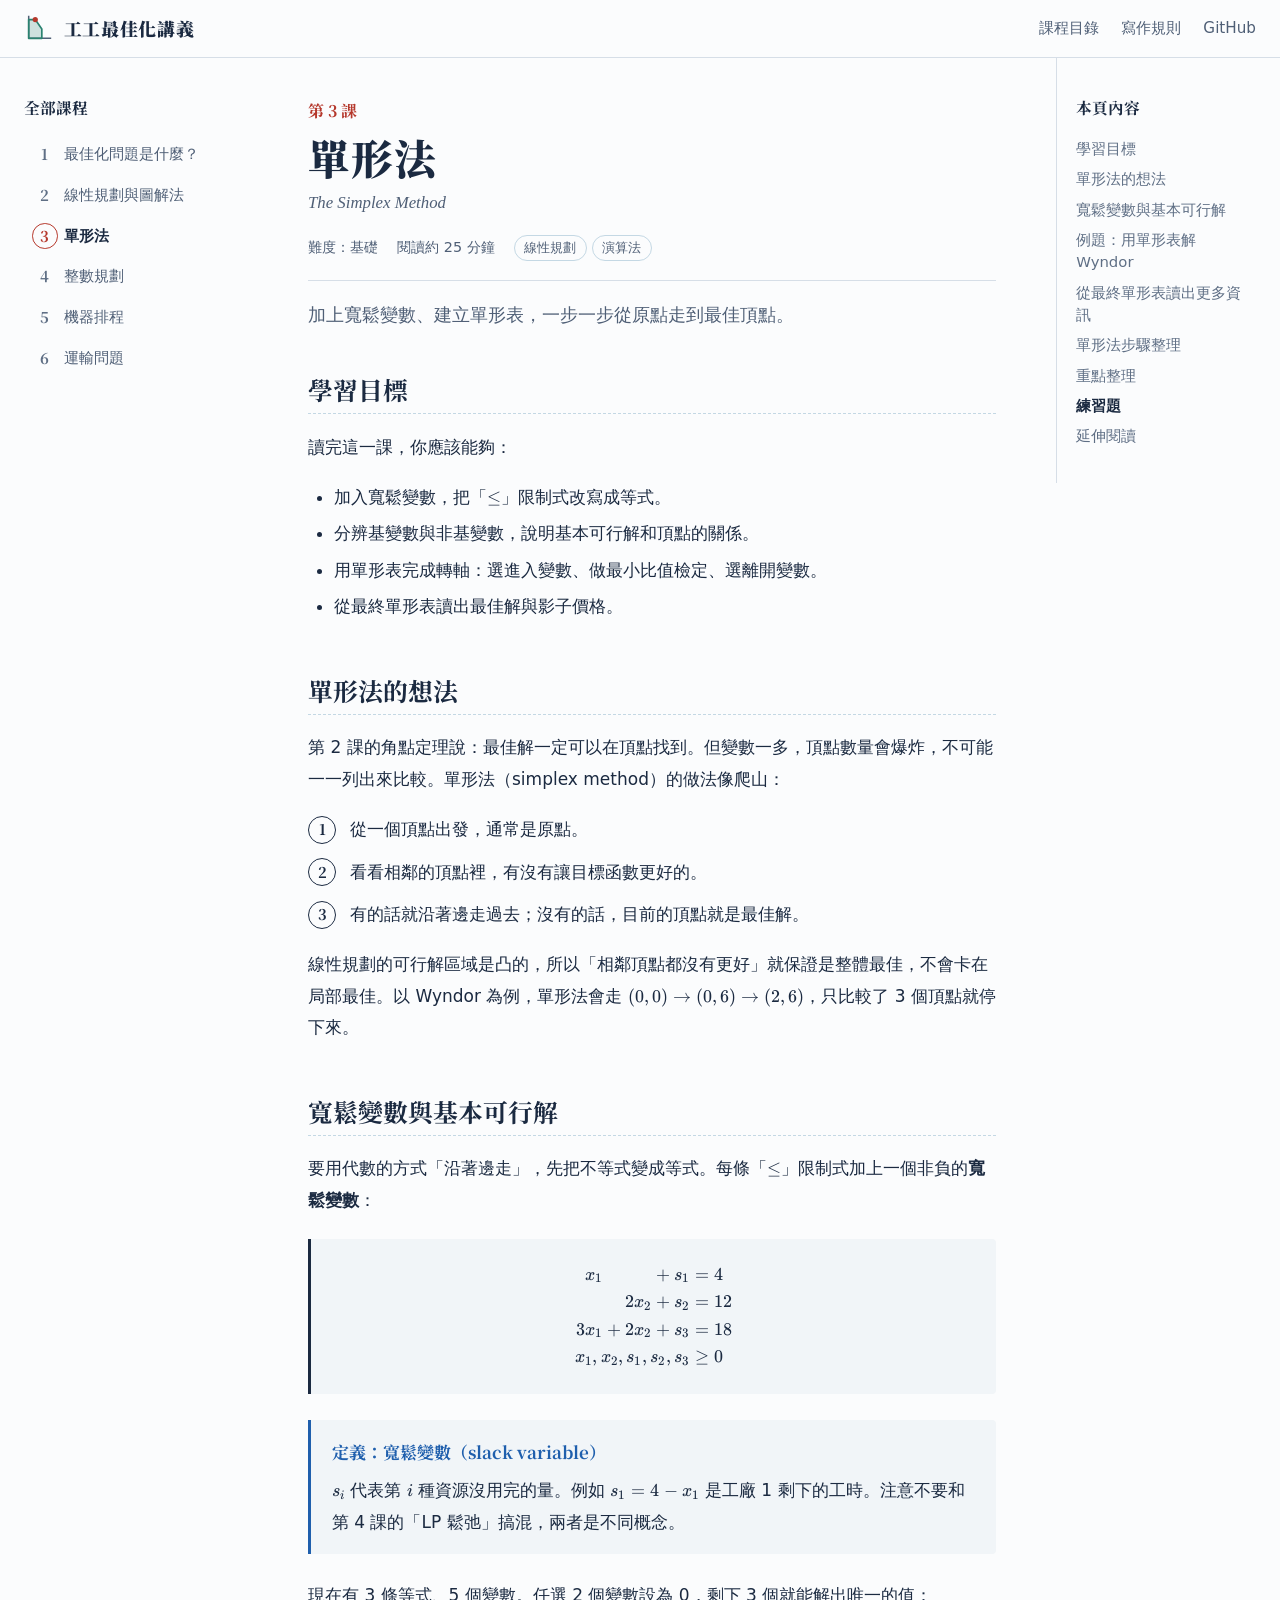
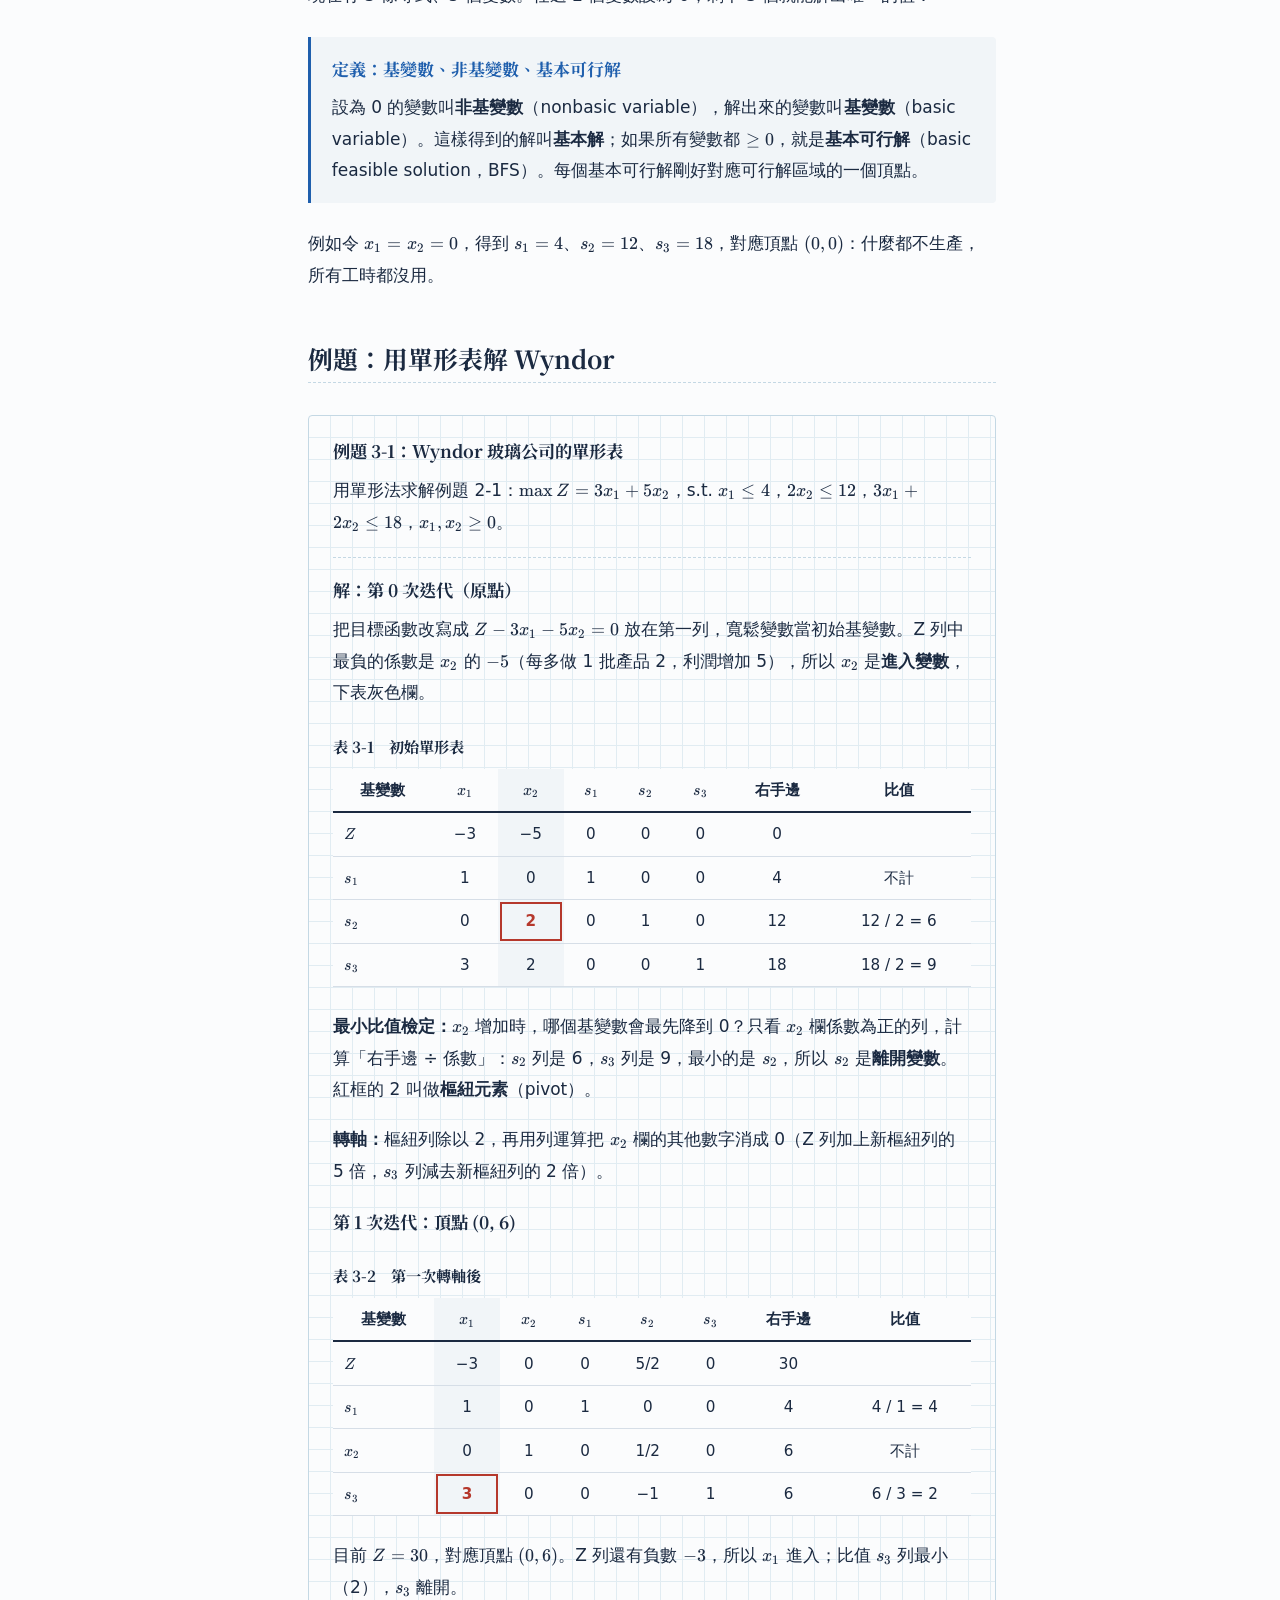
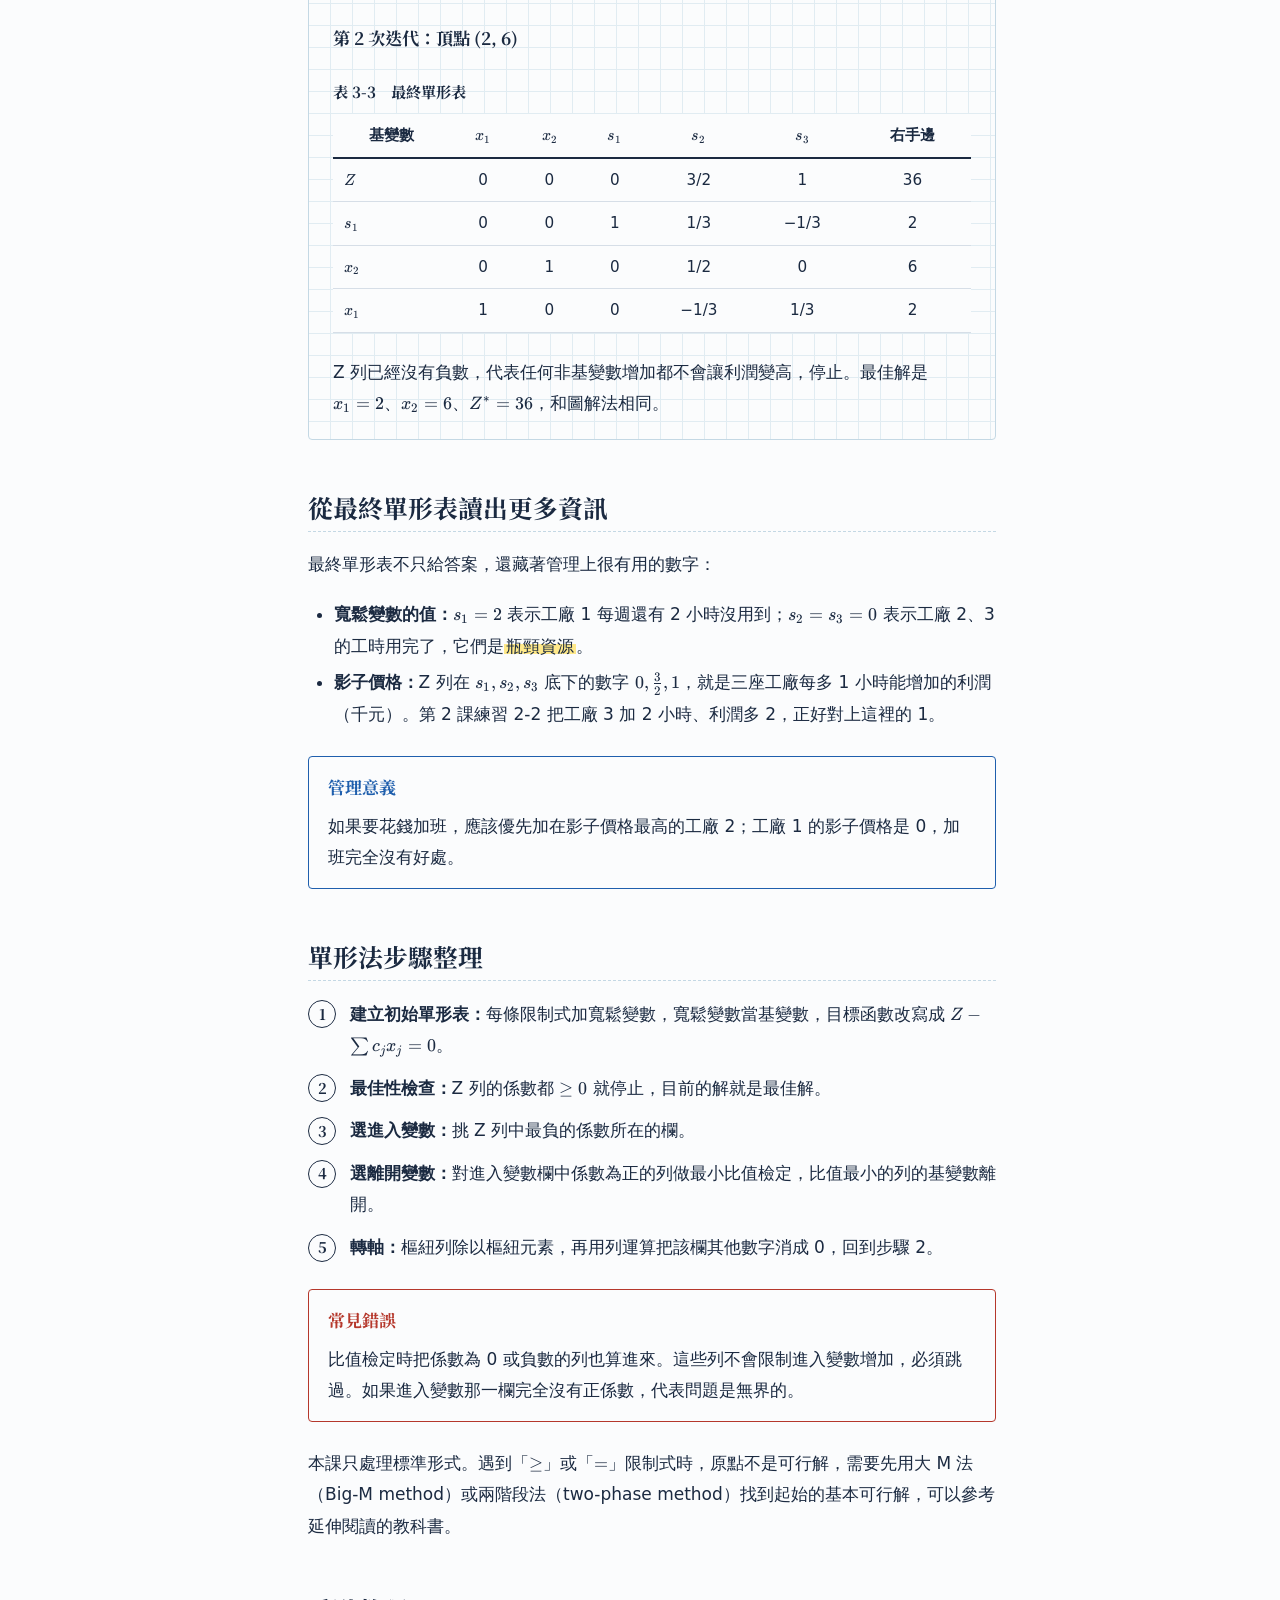
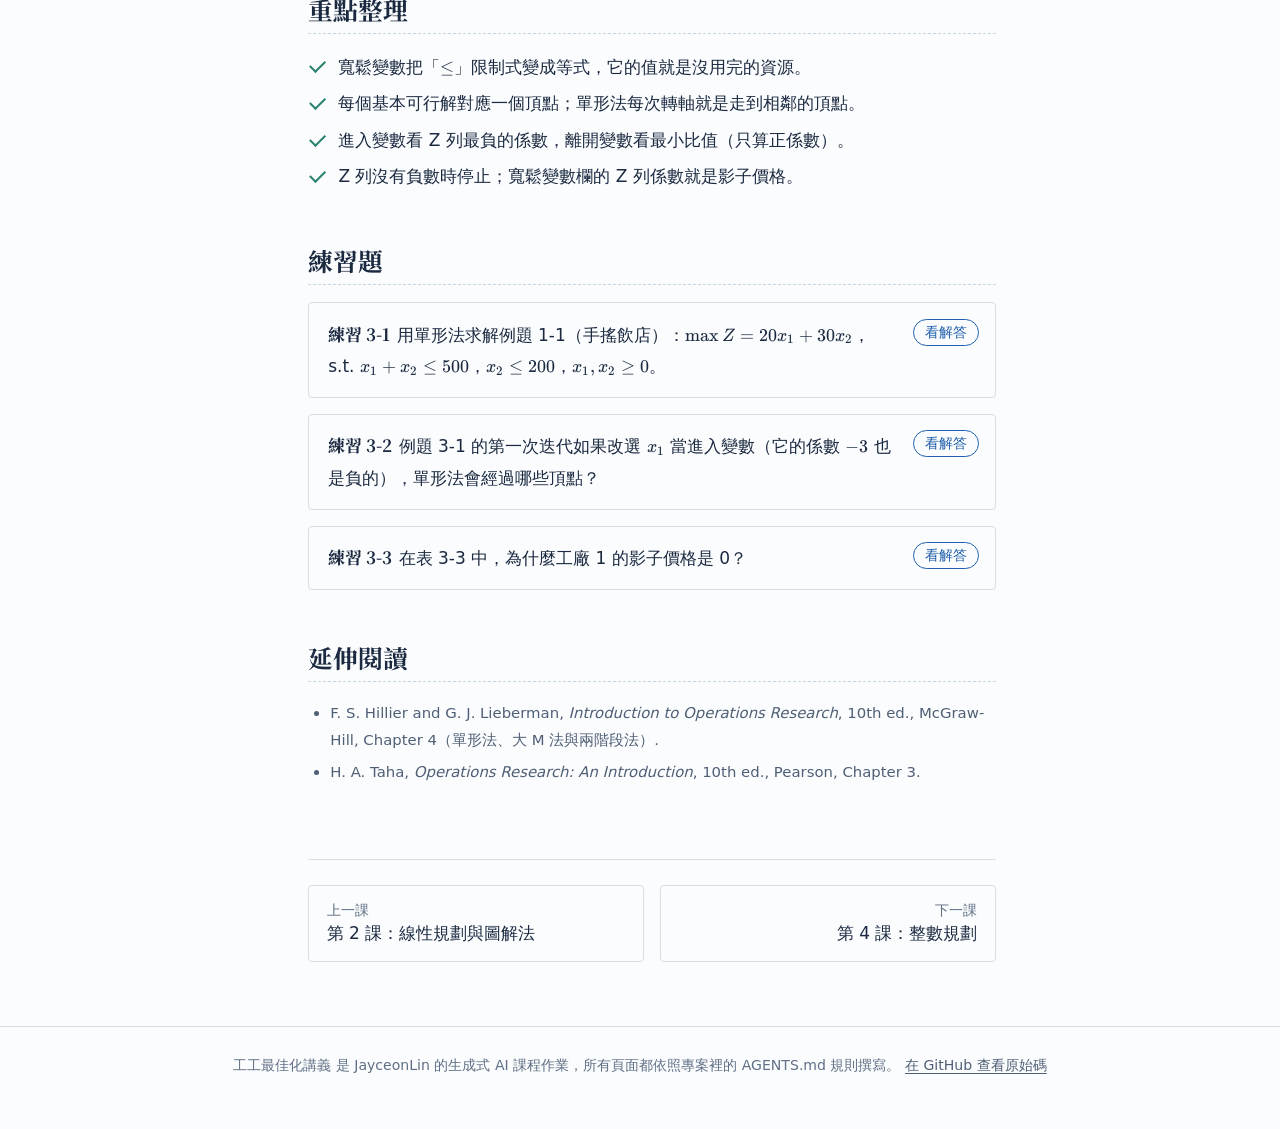
<file: lessons/03-simplex-method.html>
<!DOCTYPE html>
<html lang="zh-Hant-TW">
<head>
  <meta charset="utf-8">
  <meta name="viewport" content="width=device-width, initial-scale=1">
  <title>第 3 課：單形法｜工工最佳化講義</title>
  <meta name="description" content="加上寬鬆變數、建立單形表，一步一步從原點走到最佳頂點。">
  <link rel="icon" href="../assets/img/favicon.svg" type="image/svg+xml">
  <link rel="preconnect" href="https://fonts.googleapis.com">
  <link rel="preconnect" href="https://fonts.gstatic.com" crossorigin>
  <link rel="stylesheet" href="https://fonts.googleapis.com/css2?family=Noto+Serif+TC:wght@600;700;900&amp;display=swap">
  <link rel="stylesheet" href="../assets/vendor/katex/katex.min.css">
  <link rel="stylesheet" href="../assets/css/site.css">
  <script defer src="../assets/vendor/katex/katex.min.js"></script>
  <script defer src="../assets/vendor/katex/auto-render.min.js"></script>
  <script defer src="../data/lessons.js"></script>
  <script defer src="../assets/js/site.js"></script>
</head>
<body data-page="lesson" data-lesson="03-simplex-method">
  <article class="lesson">

    <section id="goals">
      <h2>學習目標</h2>
      <p>讀完這一課，你應該能夠：</p>
      <ul>
        <li>加入寬鬆變數，把「$\le$」限制式改寫成等式。</li>
        <li>分辨基變數與非基變數，說明基本可行解和頂點的關係。</li>
        <li>用單形表完成轉軸：選進入變數、做最小比值檢定、選離開變數。</li>
        <li>從最終單形表讀出最佳解與影子價格。</li>
      </ul>
    </section>

    <section id="idea">
      <h2>單形法的想法</h2>
      <p>第 2 課的角點定理說：最佳解一定可以在頂點找到。但變數一多，頂點數量會爆炸，不可能一一列出來比較。單形法（simplex method）的做法像爬山：</p>
      <ol class="steps">
        <li>從一個頂點出發，通常是原點。</li>
        <li>看看相鄰的頂點裡，有沒有讓目標函數更好的。</li>
        <li>有的話就沿著邊走過去；沒有的話，目前的頂點就是最佳解。</li>
      </ol>
      <p>線性規劃的可行解區域是凸的，所以「相鄰頂點都沒有更好」就保證是整體最佳，不會卡在局部最佳。以 Wyndor 為例，單形法會走 $(0, 0) \to (0, 6) \to (2, 6)$，只比較了 3 個頂點就停下來。</p>
    </section>

    <section id="slack">
      <h2>寬鬆變數與基本可行解</h2>
      <p>要用代數的方式「沿著邊走」，先把不等式變成等式。每條「$\le$」限制式加上一個非負的<strong>寬鬆變數</strong>：</p>
      <div class="model">
        $$\begin{aligned}
        x_1 \phantom{{}+2x_2} + s_1 &= 4 \\
        2x_2 + s_2 &= 12 \\
        3x_1 + 2x_2 + s_3 &= 18 \\
        x_1, x_2, s_1, s_2, s_3 &\ge 0
        \end{aligned}$$
      </div>
      <div class="definition">
        <p class="box-title">定義：寬鬆變數（slack variable）</p>
        <p>$s_i$ 代表第 $i$ 種資源沒用完的量。例如 $s_1 = 4 - x_1$ 是工廠 1 剩下的工時。注意不要和第 4 課的「LP 鬆弛」搞混，兩者是不同概念。</p>
      </div>
      <p>現在有 3 條等式、5 個變數。任選 2 個變數設為 0，剩下 3 個就能解出唯一的值：</p>
      <div class="definition">
        <p class="box-title">定義：基變數、非基變數、基本可行解</p>
        <p>設為 0 的變數叫<strong>非基變數</strong>（nonbasic variable），解出來的變數叫<strong>基變數</strong>（basic variable）。這樣得到的解叫<strong>基本解</strong>；如果所有變數都 $\ge 0$，就是<strong>基本可行解</strong>（basic feasible solution，BFS）。每個基本可行解剛好對應可行解區域的一個頂點。</p>
      </div>
      <p>例如令 $x_1 = x_2 = 0$，得到 $s_1 = 4$、$s_2 = 12$、$s_3 = 18$，對應頂點 $(0, 0)$：什麼都不生產，所有工時都沒用。</p>
    </section>

    <section id="example">
      <h2>例題：用單形表解 Wyndor</h2>
      <div class="example">
        <p class="box-title">例題 3-1：Wyndor 玻璃公司的單形表</p>
        <p>用單形法求解例題 2-1：$\max Z = 3x_1 + 5x_2$，s.t. $x_1 \le 4$，$2x_2 \le 12$，$3x_1 + 2x_2 \le 18$，$x_1, x_2 \ge 0$。</p>
        <div class="solution">
          <p class="box-title">解：第 0 次迭代（原點）</p>
          <p>把目標函數改寫成 $Z - 3x_1 - 5x_2 = 0$ 放在第一列，寬鬆變數當初始基變數。Z 列中最負的係數是 $x_2$ 的 $-5$（每多做 1 批產品 2，利潤增加 5），所以 $x_2$ 是<strong>進入變數</strong>，下表灰色欄。</p>
          <div class="table-wrap">
            <table class="tableau">
              <caption>表 3-1　初始單形表</caption>
              <thead><tr><th scope="col">基變數</th><th scope="col">$x_1$</th><th scope="col" class="entering">$x_2$</th><th scope="col">$s_1$</th><th scope="col">$s_2$</th><th scope="col">$s_3$</th><th scope="col">右手邊</th><th scope="col">比值</th></tr></thead>
              <tbody>
                <tr><th scope="row">$Z$</th><td>−3</td><td class="entering">−5</td><td>0</td><td>0</td><td>0</td><td>0</td><td></td></tr>
                <tr><th scope="row">$s_1$</th><td>1</td><td class="entering">0</td><td>1</td><td>0</td><td>0</td><td>4</td><td>不計</td></tr>
                <tr><th scope="row">$s_2$</th><td>0</td><td class="entering pivot">2</td><td>0</td><td>1</td><td>0</td><td>12</td><td>12 / 2 = 6</td></tr>
                <tr><th scope="row">$s_3$</th><td>3</td><td class="entering">2</td><td>0</td><td>0</td><td>1</td><td>18</td><td>18 / 2 = 9</td></tr>
              </tbody>
            </table>
          </div>
          <p><strong>最小比值檢定：</strong>$x_2$ 增加時，哪個基變數會最先降到 0？只看 $x_2$ 欄係數為正的列，計算「右手邊 ÷ 係數」：$s_2$ 列是 6，$s_3$ 列是 9，最小的是 $s_2$，所以 $s_2$ 是<strong>離開變數</strong>。紅框的 2 叫做<strong>樞紐元素</strong>（pivot）。</p>
          <p><strong>轉軸：</strong>樞紐列除以 2，再用列運算把 $x_2$ 欄的其他數字消成 0（Z 列加上新樞紐列的 5 倍，$s_3$ 列減去新樞紐列的 2 倍）。</p>

          <p class="box-title">第 1 次迭代：頂點 (0, 6)</p>
          <div class="table-wrap">
            <table class="tableau">
              <caption>表 3-2　第一次轉軸後</caption>
              <thead><tr><th scope="col">基變數</th><th scope="col" class="entering">$x_1$</th><th scope="col">$x_2$</th><th scope="col">$s_1$</th><th scope="col">$s_2$</th><th scope="col">$s_3$</th><th scope="col">右手邊</th><th scope="col">比值</th></tr></thead>
              <tbody>
                <tr><th scope="row">$Z$</th><td class="entering">−3</td><td>0</td><td>0</td><td>5/2</td><td>0</td><td>30</td><td></td></tr>
                <tr><th scope="row">$s_1$</th><td class="entering">1</td><td>0</td><td>1</td><td>0</td><td>0</td><td>4</td><td>4 / 1 = 4</td></tr>
                <tr><th scope="row">$x_2$</th><td class="entering">0</td><td>1</td><td>0</td><td>1/2</td><td>0</td><td>6</td><td>不計</td></tr>
                <tr><th scope="row">$s_3$</th><td class="entering pivot">3</td><td>0</td><td>0</td><td>−1</td><td>1</td><td>6</td><td>6 / 3 = 2</td></tr>
              </tbody>
            </table>
          </div>
          <p>目前 $Z = 30$，對應頂點 $(0, 6)$。Z 列還有負數 $-3$，所以 $x_1$ 進入；比值 $s_3$ 列最小（2），$s_3$ 離開。</p>

          <p class="box-title">第 2 次迭代：頂點 (2, 6)</p>
          <div class="table-wrap">
            <table class="tableau">
              <caption>表 3-3　最終單形表</caption>
              <thead><tr><th scope="col">基變數</th><th scope="col">$x_1$</th><th scope="col">$x_2$</th><th scope="col">$s_1$</th><th scope="col">$s_2$</th><th scope="col">$s_3$</th><th scope="col">右手邊</th></tr></thead>
              <tbody>
                <tr><th scope="row">$Z$</th><td>0</td><td>0</td><td>0</td><td>3/2</td><td>1</td><td>36</td></tr>
                <tr><th scope="row">$s_1$</th><td>0</td><td>0</td><td>1</td><td>1/3</td><td>−1/3</td><td>2</td></tr>
                <tr><th scope="row">$x_2$</th><td>0</td><td>1</td><td>0</td><td>1/2</td><td>0</td><td>6</td></tr>
                <tr><th scope="row">$x_1$</th><td>1</td><td>0</td><td>0</td><td>−1/3</td><td>1/3</td><td>2</td></tr>
              </tbody>
            </table>
          </div>
          <p>Z 列已經沒有負數，代表任何非基變數增加都不會讓利潤變高，停止。最佳解是 $x_1 = 2$、$x_2 = 6$、$Z^* = 36$，和圖解法相同。</p>
        </div>
      </div>
    </section>

    <section id="reading-tableau">
      <h2>從最終單形表讀出更多資訊</h2>
      <p>最終單形表不只給答案，還藏著管理上很有用的數字：</p>
      <ul>
        <li><strong>寬鬆變數的值：</strong>$s_1 = 2$ 表示工廠 1 每週還有 2 小時沒用到；$s_2 = s_3 = 0$ 表示工廠 2、3 的工時用完了，它們是<mark>瓶頸資源</mark>。</li>
        <li><strong>影子價格：</strong>Z 列在 $s_1, s_2, s_3$ 底下的數字 $0, \tfrac{3}{2}, 1$，就是三座工廠每多 1 小時能增加的利潤（千元）。第 2 課練習 2-2 把工廠 3 加 2 小時、利潤多 2，正好對上這裡的 1。</li>
      </ul>
      <div class="callout tip">
        <p class="box-title">管理意義</p>
        <p>如果要花錢加班，應該優先加在影子價格最高的工廠 2；工廠 1 的影子價格是 0，加班完全沒有好處。</p>
      </div>
    </section>

    <section id="algorithm">
      <h2>單形法步驟整理</h2>
      <ol class="steps">
        <li><strong>建立初始單形表：</strong>每條限制式加寬鬆變數，寬鬆變數當基變數，目標函數改寫成 $Z - \sum c_j x_j = 0$。</li>
        <li><strong>最佳性檢查：</strong>Z 列的係數都 $\ge 0$ 就停止，目前的解就是最佳解。</li>
        <li><strong>選進入變數：</strong>挑 Z 列中最負的係數所在的欄。</li>
        <li><strong>選離開變數：</strong>對進入變數欄中係數為正的列做最小比值檢定，比值最小的列的基變數離開。</li>
        <li><strong>轉軸：</strong>樞紐列除以樞紐元素，再用列運算把該欄其他數字消成 0，回到步驟 2。</li>
      </ol>
      <div class="callout warn">
        <p class="box-title">常見錯誤</p>
        <p>比值檢定時把係數為 0 或負數的列也算進來。這些列不會限制進入變數增加，必須跳過。如果進入變數那一欄完全沒有正係數，代表問題是無界的。</p>
      </div>
      <p>本課只處理標準形式。遇到「$\ge$」或「$=$」限制式時，原點不是可行解，需要先用大 M 法（Big-M method）或兩階段法（two-phase method）找到起始的基本可行解，可以參考延伸閱讀的教科書。</p>
    </section>

    <section id="summary">
      <h2>重點整理</h2>
      <ul class="key-points">
        <li>寬鬆變數把「$\le$」限制式變成等式，它的值就是沒用完的資源。</li>
        <li>每個基本可行解對應一個頂點；單形法每次轉軸就是走到相鄰的頂點。</li>
        <li>進入變數看 Z 列最負的係數，離開變數看最小比值（只算正係數）。</li>
        <li>Z 列沒有負數時停止；寬鬆變數欄的 Z 列係數就是影子價格。</li>
      </ul>
    </section>

    <section id="exercises">
      <h2>練習題</h2>
      <details class="exercise">
        <summary><span class="ex-no">練習 3-1</span>用單形法求解例題 1-1（手搖飲店）：$\max Z = 20x_1 + 30x_2$，s.t. $x_1 + x_2 \le 500$，$x_2 \le 200$，$x_1, x_2 \ge 0$。</summary>
        <div class="answer">
          <p class="box-title">解答</p>
          <p>初始 Z 列為 $(-20, -30, 0, 0 \mid 0)$。第一次 $x_2$ 進入，比值 $500/1 = 500$、$200/1 = 200$，$s_2$ 離開；轉軸後 Z 列為 $(-20, 0, 0, 30 \mid 6000)$，$s_1$ 列為 $(1, 0, 1, -1 \mid 300)$。第二次 $x_1$ 進入，只有 $s_1$ 列係數為正，$s_1$ 離開；轉軸後 Z 列為 $(0, 0, 20, 10 \mid 12000)$，沒有負數，停止。最佳解 $x_1 = 300$、$x_2 = 200$、$Z^* = 12{,}000$ 元。</p>
        </div>
      </details>
      <details class="exercise">
        <summary><span class="ex-no">練習 3-2</span>例題 3-1 的第一次迭代如果改選 $x_1$ 當進入變數（它的係數 $-3$ 也是負的），單形法會經過哪些頂點？</summary>
        <div class="answer">
          <p class="box-title">解答</p>
          <p>$x_1$ 進入時比值為 $4/1 = 4$（$s_1$ 列）與 $18/3 = 6$（$s_3$ 列），$s_1$ 離開，走到 $(4, 0)$，$Z = 12$。接著 $x_2$ 進入、$s_3$ 離開，走到 $(4, 3)$，$Z = 27$。這時 Z 列在 $s_1$ 底下是 $-9/2$，$s_1$ 再進入、$s_2$ 離開，走到 $(2, 6)$，$Z = 36$。路徑是 $(0,0) \to (4,0) \to (4,3) \to (2,6)$，比原本多一次迭代，但答案相同。「選最負的係數」只是經驗法則，不保證步數最少。</p>
        </div>
      </details>
      <details class="exercise">
        <summary><span class="ex-no">練習 3-3</span>在表 3-3 中，為什麼工廠 1 的影子價格是 0？</summary>
        <div class="answer">
          <p class="box-title">解答</p>
          <p>因為 $s_1 = 2 > 0$，工廠 1 本來就還有 2 小時沒用完。再多給它工時，也只是增加更多用不到的時間，最佳解和利潤都不會改變，所以影子價格是 0。只有用完的瓶頸資源（$s_i = 0$）才可能有正的影子價格。</p>
        </div>
      </details>
    </section>

    <section id="references">
      <h2>延伸閱讀</h2>
      <ul class="refs">
        <li>F. S. Hillier and G. J. Lieberman, <cite>Introduction to Operations Research</cite>, 10th ed., McGraw-Hill, Chapter 4（單形法、大 M 法與兩階段法）.</li>
        <li>H. A. Taha, <cite>Operations Research: An Introduction</cite>, 10th ed., Pearson, Chapter 3.</li>
      </ul>
    </section>

  </article>
</body>
</html>
</file>
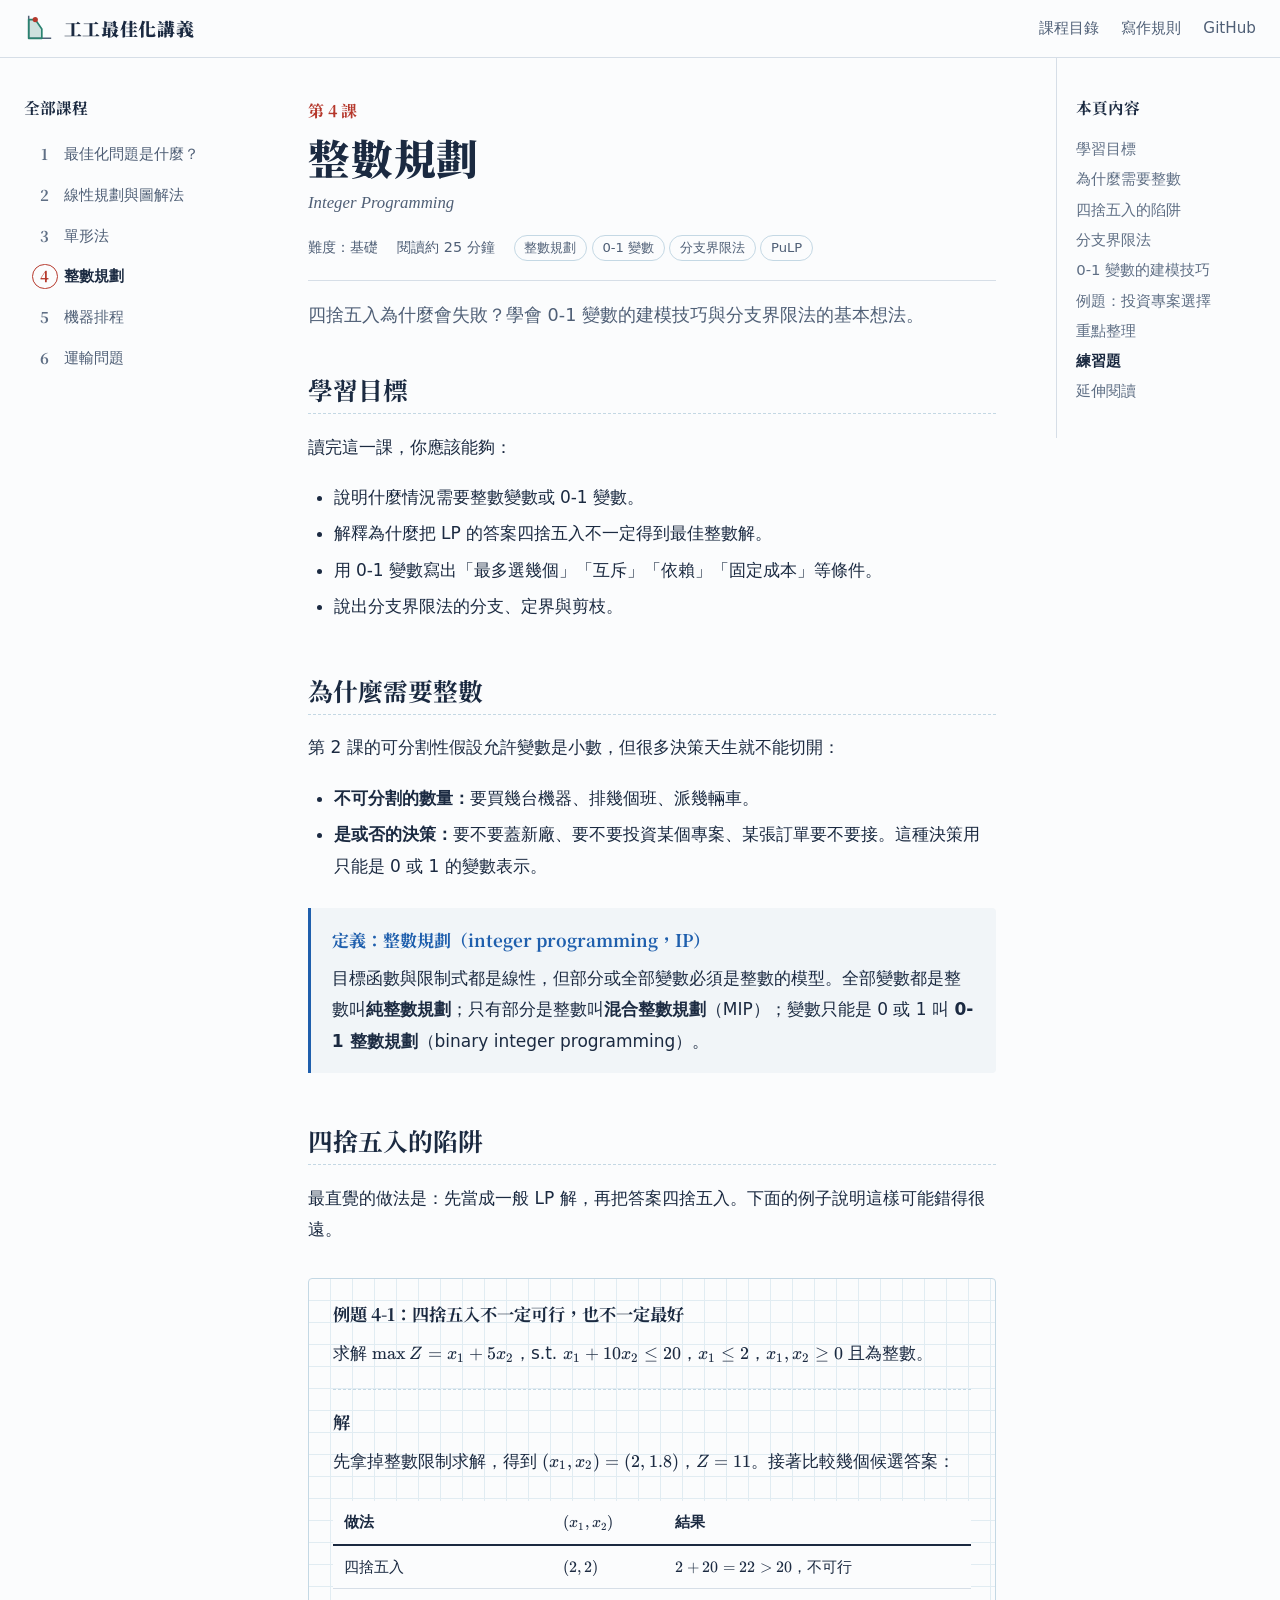
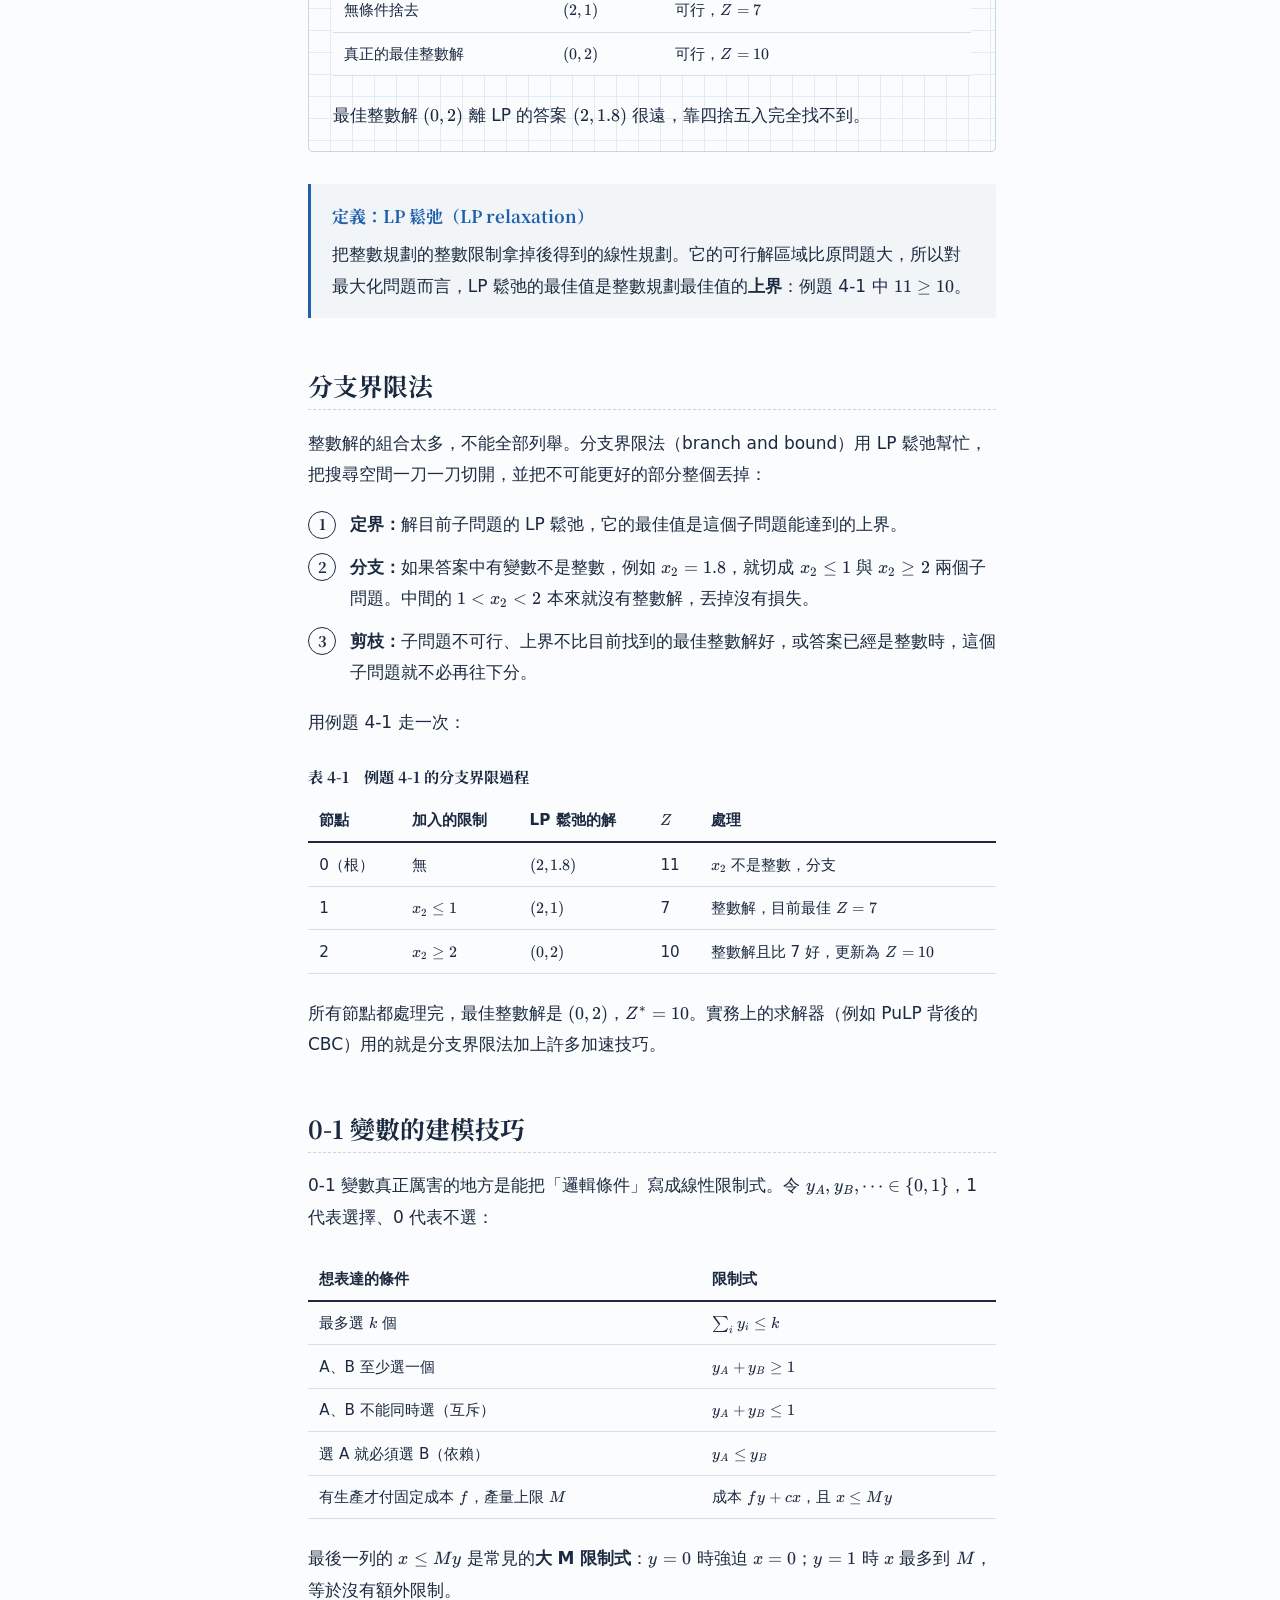
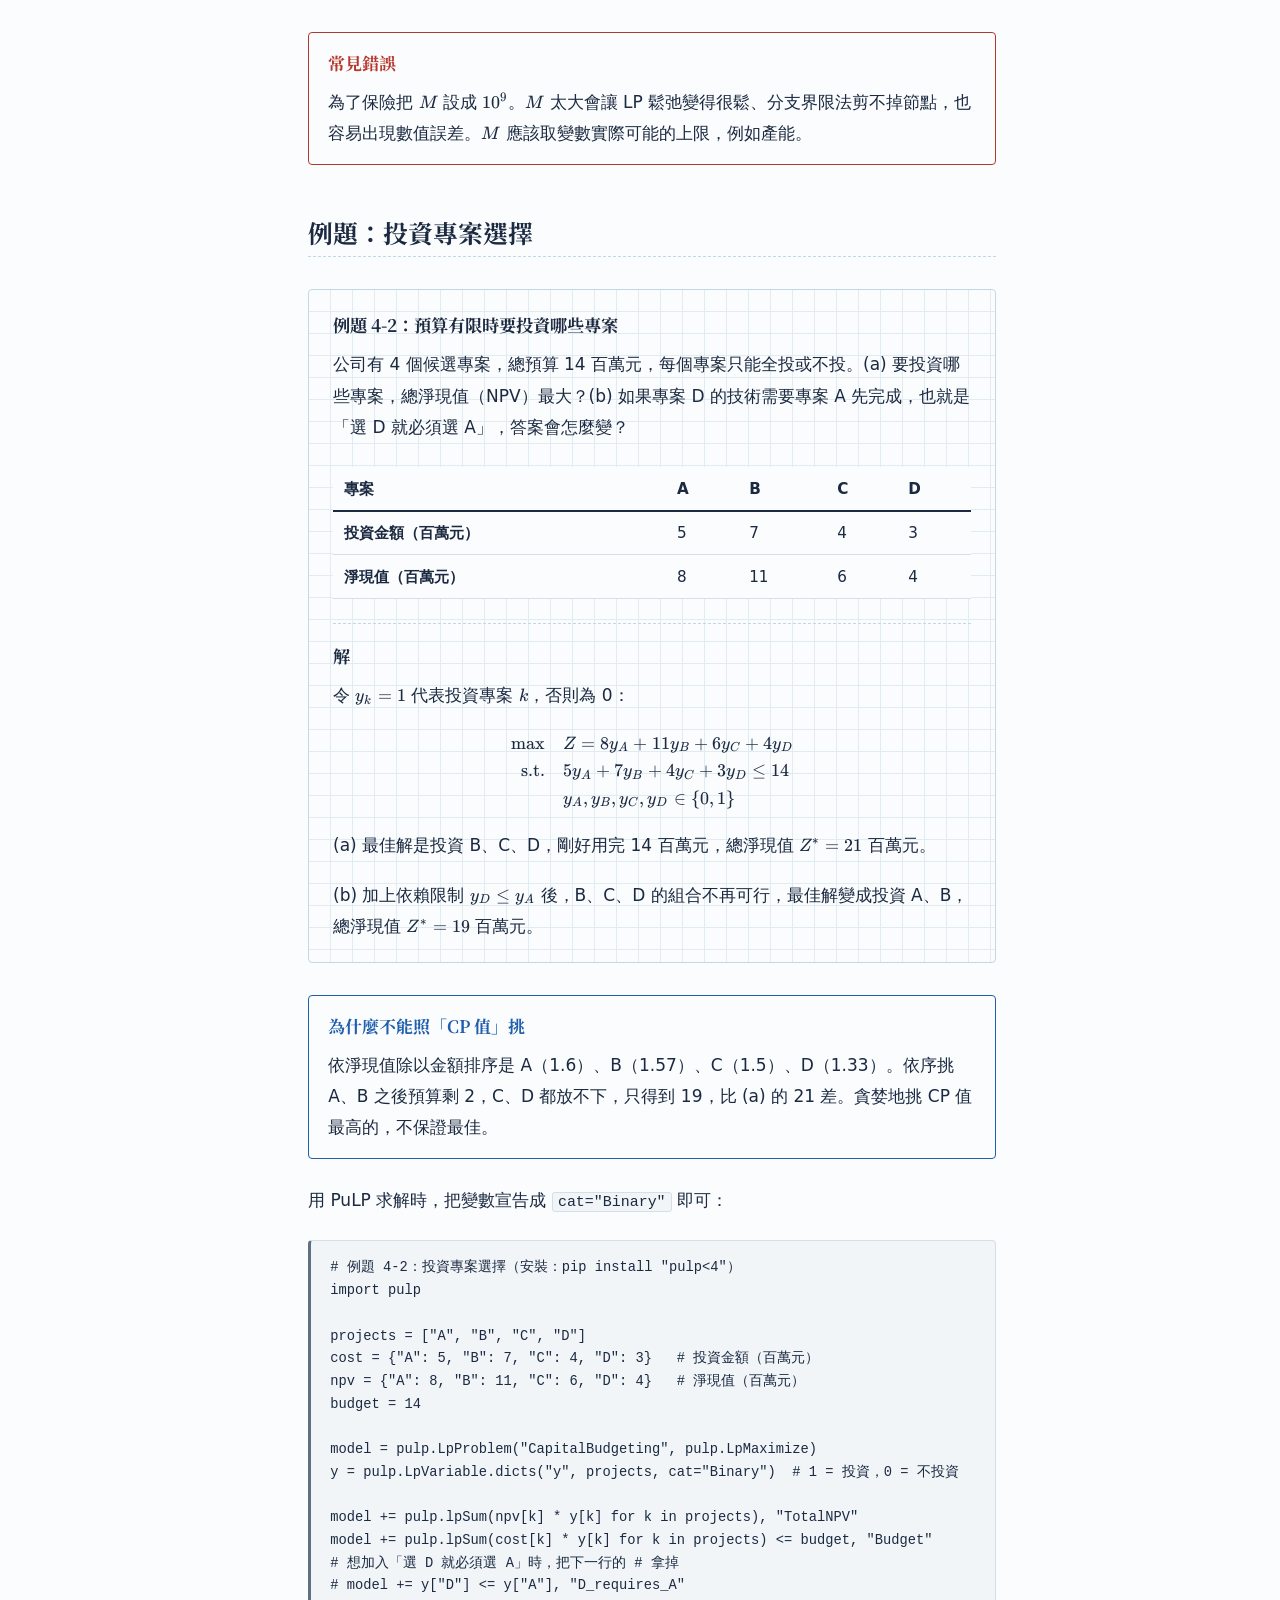
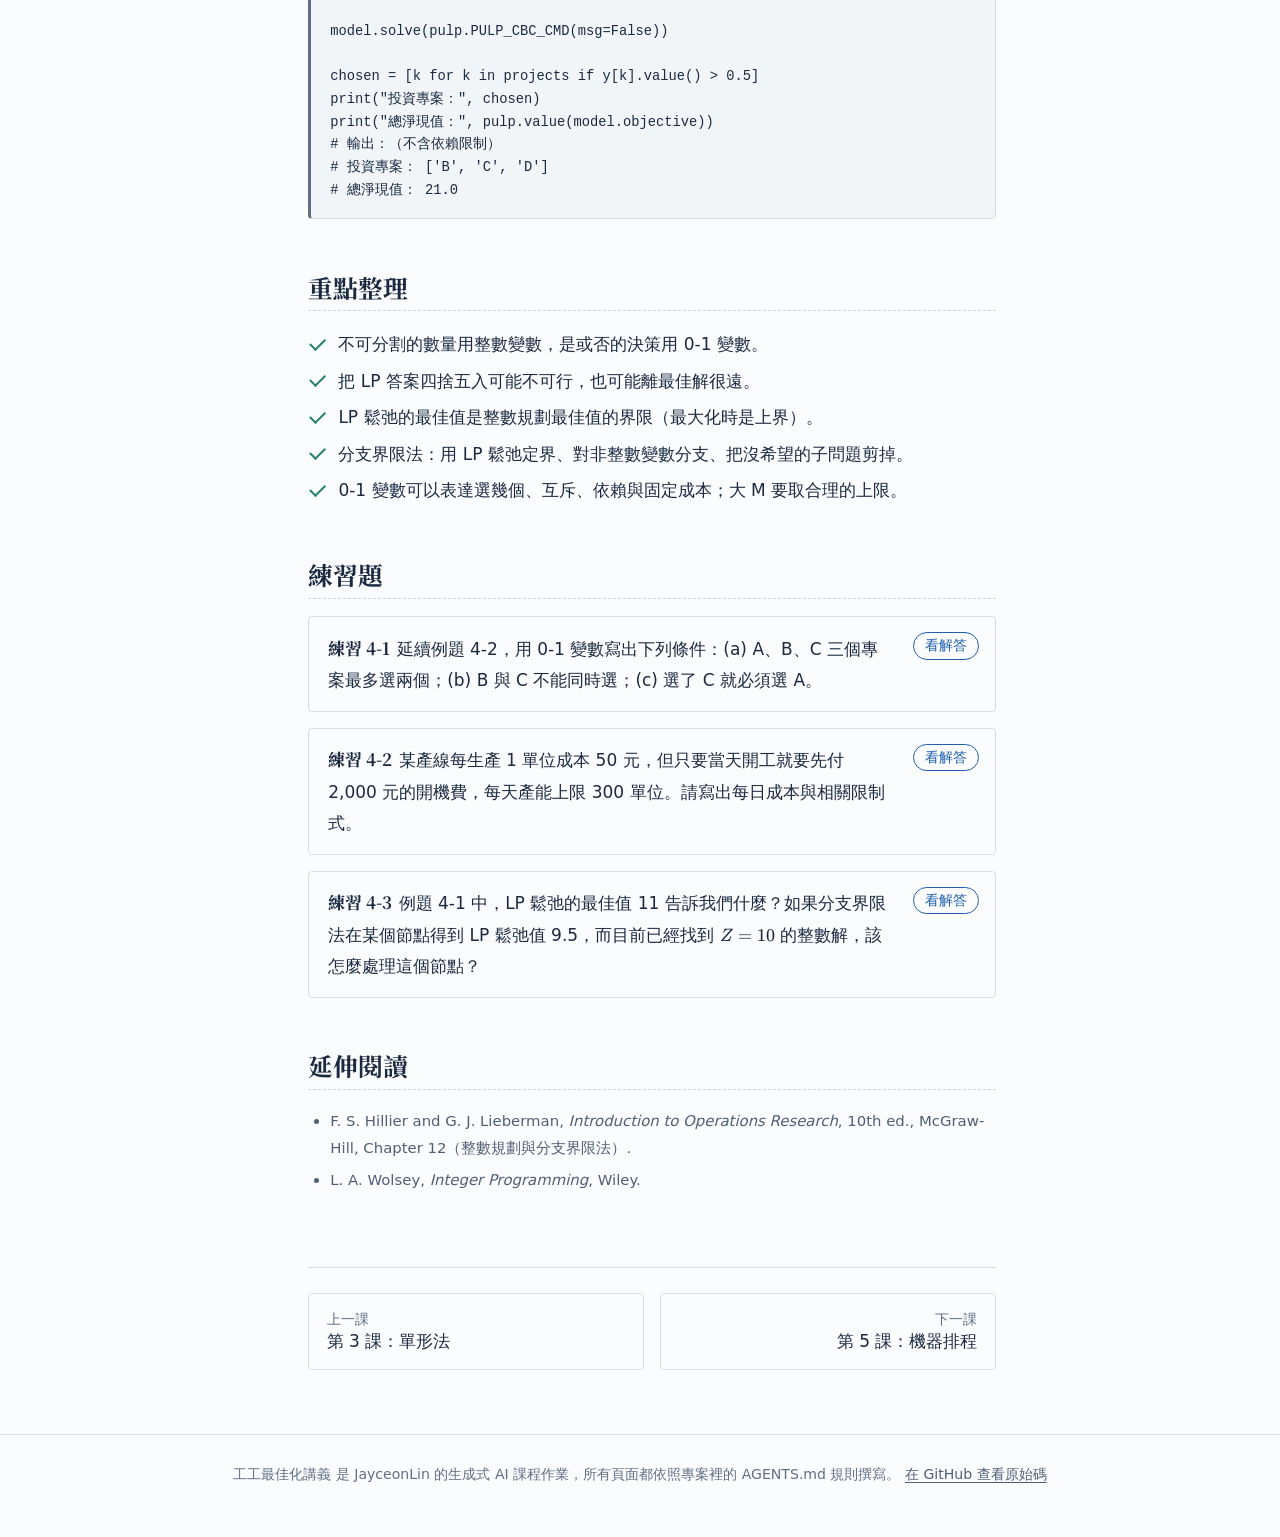
<file: lessons/04-integer-programming.html>
<!DOCTYPE html>
<html lang="zh-Hant-TW">
<head>
  <meta charset="utf-8">
  <meta name="viewport" content="width=device-width, initial-scale=1">
  <title>第 4 課：整數規劃｜工工最佳化講義</title>
  <meta name="description" content="四捨五入為什麼會失敗？學會 0-1 變數的建模技巧與分支界限法的基本想法。">
  <link rel="icon" href="../assets/img/favicon.svg" type="image/svg+xml">
  <link rel="preconnect" href="https://fonts.googleapis.com">
  <link rel="preconnect" href="https://fonts.gstatic.com" crossorigin>
  <link rel="stylesheet" href="https://fonts.googleapis.com/css2?family=Noto+Serif+TC:wght@600;700;900&amp;display=swap">
  <link rel="stylesheet" href="../assets/vendor/katex/katex.min.css">
  <link rel="stylesheet" href="../assets/css/site.css">
  <script defer src="../assets/vendor/katex/katex.min.js"></script>
  <script defer src="../assets/vendor/katex/auto-render.min.js"></script>
  <script defer src="../data/lessons.js"></script>
  <script defer src="../assets/js/site.js"></script>
</head>
<body data-page="lesson" data-lesson="04-integer-programming">
  <article class="lesson">

    <section id="goals">
      <h2>學習目標</h2>
      <p>讀完這一課，你應該能夠：</p>
      <ul>
        <li>說明什麼情況需要整數變數或 0-1 變數。</li>
        <li>解釋為什麼把 LP 的答案四捨五入不一定得到最佳整數解。</li>
        <li>用 0-1 變數寫出「最多選幾個」「互斥」「依賴」「固定成本」等條件。</li>
        <li>說出分支界限法的分支、定界與剪枝。</li>
      </ul>
    </section>

    <section id="why-integer">
      <h2>為什麼需要整數</h2>
      <p>第 2 課的可分割性假設允許變數是小數，但很多決策天生就不能切開：</p>
      <ul>
        <li><strong>不可分割的數量：</strong>要買幾台機器、排幾個班、派幾輛車。</li>
        <li><strong>是或否的決策：</strong>要不要蓋新廠、要不要投資某個專案、某張訂單要不要接。這種決策用只能是 0 或 1 的變數表示。</li>
      </ul>
      <div class="definition">
        <p class="box-title">定義：整數規劃（integer programming，IP）</p>
        <p>目標函數與限制式都是線性，但部分或全部變數必須是整數的模型。全部變數都是整數叫<strong>純整數規劃</strong>；只有部分是整數叫<strong>混合整數規劃</strong>（MIP）；變數只能是 0 或 1 叫 <strong>0-1 整數規劃</strong>（binary integer programming）。</p>
      </div>
    </section>

    <section id="rounding-trap">
      <h2>四捨五入的陷阱</h2>
      <p>最直覺的做法是：先當成一般 LP 解，再把答案四捨五入。下面的例子說明這樣可能錯得很遠。</p>
      <div class="example">
        <p class="box-title">例題 4-1：四捨五入不一定可行，也不一定最好</p>
        <p>求解 $\max Z = x_1 + 5x_2$，s.t. $x_1 + 10x_2 \le 20$，$x_1 \le 2$，$x_1, x_2 \ge 0$ 且為整數。</p>
        <div class="solution">
          <p class="box-title">解</p>
          <p>先拿掉整數限制求解，得到 $(x_1, x_2) = (2, 1.8)$，$Z = 11$。接著比較幾個候選答案：</p>
          <div class="table-wrap">
            <table>
              <thead><tr><th scope="col">做法</th><th scope="col">$(x_1, x_2)$</th><th scope="col">結果</th></tr></thead>
              <tbody>
                <tr><td>四捨五入</td><td>$(2, 2)$</td><td>$2 + 20 = 22 &gt; 20$，不可行</td></tr>
                <tr><td>無條件捨去</td><td>$(2, 1)$</td><td>可行，$Z = 7$</td></tr>
                <tr><td>真正的最佳整數解</td><td>$(0, 2)$</td><td>可行，$Z = 10$</td></tr>
              </tbody>
            </table>
          </div>
          <p>最佳整數解 $(0, 2)$ 離 LP 的答案 $(2, 1.8)$ 很遠，靠四捨五入完全找不到。</p>
        </div>
      </div>
      <div class="definition">
        <p class="box-title">定義：LP 鬆弛（LP relaxation）</p>
        <p>把整數規劃的整數限制拿掉後得到的線性規劃。它的可行解區域比原問題大，所以對最大化問題而言，LP 鬆弛的最佳值是整數規劃最佳值的<strong>上界</strong>：例題 4-1 中 $11 \ge 10$。</p>
      </div>
    </section>

    <section id="branch-and-bound">
      <h2>分支界限法</h2>
      <p>整數解的組合太多，不能全部列舉。分支界限法（branch and bound）用 LP 鬆弛幫忙，把搜尋空間一刀一刀切開，並把不可能更好的部分整個丟掉：</p>
      <ol class="steps">
        <li><strong>定界：</strong>解目前子問題的 LP 鬆弛，它的最佳值是這個子問題能達到的上界。</li>
        <li><strong>分支：</strong>如果答案中有變數不是整數，例如 $x_2 = 1.8$，就切成 $x_2 \le 1$ 與 $x_2 \ge 2$ 兩個子問題。中間的 $1 &lt; x_2 &lt; 2$ 本來就沒有整數解，丟掉沒有損失。</li>
        <li><strong>剪枝：</strong>子問題不可行、上界不比目前找到的最佳整數解好，或答案已經是整數時，這個子問題就不必再往下分。</li>
      </ol>
      <p>用例題 4-1 走一次：</p>
      <div class="table-wrap">
        <table>
          <caption>表 4-1　例題 4-1 的分支界限過程</caption>
          <thead><tr><th scope="col">節點</th><th scope="col">加入的限制</th><th scope="col">LP 鬆弛的解</th><th scope="col">$Z$</th><th scope="col">處理</th></tr></thead>
          <tbody>
            <tr><td>0（根）</td><td>無</td><td>$(2, 1.8)$</td><td>11</td><td>$x_2$ 不是整數，分支</td></tr>
            <tr><td>1</td><td>$x_2 \le 1$</td><td>$(2, 1)$</td><td>7</td><td>整數解，目前最佳 $Z = 7$</td></tr>
            <tr><td>2</td><td>$x_2 \ge 2$</td><td>$(0, 2)$</td><td>10</td><td>整數解且比 7 好，更新為 $Z = 10$</td></tr>
          </tbody>
        </table>
      </div>
      <p>所有節點都處理完，最佳整數解是 $(0, 2)$，$Z^* = 10$。實務上的求解器（例如 PuLP 背後的 CBC）用的就是分支界限法加上許多加速技巧。</p>
    </section>

    <section id="binary-modeling">
      <h2>0-1 變數的建模技巧</h2>
      <p>0-1 變數真正厲害的地方是能把「邏輯條件」寫成線性限制式。令 $y_A, y_B, \dots \in \{0, 1\}$，1 代表選擇、0 代表不選：</p>
      <div class="table-wrap">
        <table>
          <thead><tr><th scope="col">想表達的條件</th><th scope="col">限制式</th></tr></thead>
          <tbody>
            <tr><td>最多選 $k$ 個</td><td>$\sum_i y_i \le k$</td></tr>
            <tr><td>A、B 至少選一個</td><td>$y_A + y_B \ge 1$</td></tr>
            <tr><td>A、B 不能同時選（互斥）</td><td>$y_A + y_B \le 1$</td></tr>
            <tr><td>選 A 就必須選 B（依賴）</td><td>$y_A \le y_B$</td></tr>
            <tr><td>有生產才付固定成本 $f$，產量上限 $M$</td><td>成本 $f y + c x$，且 $x \le M y$</td></tr>
          </tbody>
        </table>
      </div>
      <p>最後一列的 $x \le My$ 是常見的<strong>大 M 限制式</strong>：$y = 0$ 時強迫 $x = 0$；$y = 1$ 時 $x$ 最多到 $M$，等於沒有額外限制。</p>
      <div class="callout warn">
        <p class="box-title">常見錯誤</p>
        <p>為了保險把 $M$ 設成 $10^9$。$M$ 太大會讓 LP 鬆弛變得很鬆、分支界限法剪不掉節點，也容易出現數值誤差。$M$ 應該取變數實際可能的上限，例如產能。</p>
      </div>
    </section>

    <section id="example">
      <h2>例題：投資專案選擇</h2>
      <div class="example">
        <p class="box-title">例題 4-2：預算有限時要投資哪些專案</p>
        <p>公司有 4 個候選專案，總預算 14 百萬元，每個專案只能全投或不投。(a) 要投資哪些專案，總淨現值（NPV）最大？(b) 如果專案 D 的技術需要專案 A 先完成，也就是「選 D 就必須選 A」，答案會怎麼變？</p>
        <div class="table-wrap">
          <table>
            <thead><tr><th scope="col">專案</th><th scope="col">A</th><th scope="col">B</th><th scope="col">C</th><th scope="col">D</th></tr></thead>
            <tbody>
              <tr><th scope="row">投資金額（百萬元）</th><td>5</td><td>7</td><td>4</td><td>3</td></tr>
              <tr><th scope="row">淨現值（百萬元）</th><td>8</td><td>11</td><td>6</td><td>4</td></tr>
            </tbody>
          </table>
        </div>
        <div class="solution">
          <p class="box-title">解</p>
          <p>令 $y_k = 1$ 代表投資專案 $k$，否則為 0：</p>
          $$\begin{aligned}
          \max \quad & Z = 8y_A + 11y_B + 6y_C + 4y_D \\
          \text{s.t.} \quad & 5y_A + 7y_B + 4y_C + 3y_D \le 14 \\
          & y_A, y_B, y_C, y_D \in \{0, 1\}
          \end{aligned}$$
          <p>(a) 最佳解是投資 B、C、D，剛好用完 14 百萬元，總淨現值 $Z^* = 21$ 百萬元。</p>
          <p>(b) 加上依賴限制 $y_D \le y_A$ 後，B、C、D 的組合不再可行，最佳解變成投資 A、B，總淨現值 $Z^* = 19$ 百萬元。</p>
        </div>
      </div>
      <div class="callout tip">
        <p class="box-title">為什麼不能照「CP 值」挑</p>
        <p>依淨現值除以金額排序是 A（1.6）、B（1.57）、C（1.5）、D（1.33）。依序挑 A、B 之後預算剩 2，C、D 都放不下，只得到 19，比 (a) 的 21 差。貪婪地挑 CP 值最高的，不保證最佳。</p>
      </div>
      <p>用 PuLP 求解時，把變數宣告成 <code>cat="Binary"</code> 即可：</p>
<pre><code class="language-python"># 例題 4-2：投資專案選擇（安裝：pip install "pulp&lt;4"）
import pulp

projects = ["A", "B", "C", "D"]
cost = {"A": 5, "B": 7, "C": 4, "D": 3}   # 投資金額（百萬元）
npv = {"A": 8, "B": 11, "C": 6, "D": 4}   # 淨現值（百萬元）
budget = 14

model = pulp.LpProblem("CapitalBudgeting", pulp.LpMaximize)
y = pulp.LpVariable.dicts("y", projects, cat="Binary")  # 1 = 投資，0 = 不投資

model += pulp.lpSum(npv[k] * y[k] for k in projects), "TotalNPV"
model += pulp.lpSum(cost[k] * y[k] for k in projects) &lt;= budget, "Budget"
# 想加入「選 D 就必須選 A」時，把下一行的 # 拿掉
# model += y["D"] &lt;= y["A"], "D_requires_A"

model.solve(pulp.PULP_CBC_CMD(msg=False))

chosen = [k for k in projects if y[k].value() &gt; 0.5]
print("投資專案：", chosen)
print("總淨現值：", pulp.value(model.objective))
# 輸出：（不含依賴限制）
# 投資專案： ['B', 'C', 'D']
# 總淨現值： 21.0</code></pre>
    </section>

    <section id="summary">
      <h2>重點整理</h2>
      <ul class="key-points">
        <li>不可分割的數量用整數變數，是或否的決策用 0-1 變數。</li>
        <li>把 LP 答案四捨五入可能不可行，也可能離最佳解很遠。</li>
        <li>LP 鬆弛的最佳值是整數規劃最佳值的界限（最大化時是上界）。</li>
        <li>分支界限法：用 LP 鬆弛定界、對非整數變數分支、把沒希望的子問題剪掉。</li>
        <li>0-1 變數可以表達選幾個、互斥、依賴與固定成本；大 M 要取合理的上限。</li>
      </ul>
    </section>

    <section id="exercises">
      <h2>練習題</h2>
      <details class="exercise">
        <summary><span class="ex-no">練習 4-1</span>延續例題 4-2，用 0-1 變數寫出下列條件：(a) A、B、C 三個專案最多選兩個；(b) B 與 C 不能同時選；(c) 選了 C 就必須選 A。</summary>
        <div class="answer">
          <p class="box-title">解答</p>
          <p>(a) $y_A + y_B + y_C \le 2$；(b) $y_B + y_C \le 1$；(c) $y_C \le y_A$。</p>
        </div>
      </details>
      <details class="exercise">
        <summary><span class="ex-no">練習 4-2</span>某產線每生產 1 單位成本 50 元，但只要當天開工就要先付 2,000 元的開機費，每天產能上限 300 單位。請寫出每日成本與相關限制式。</summary>
        <div class="answer">
          <p class="box-title">解答</p>
          <p>令 $x$ 為當天產量，$y \in \{0, 1\}$ 表示是否開工。每日成本為 $2000y + 50x$，限制式為 $x \le 300y$，$x \ge 0$。這裡的大 M 直接取產能 300：不開工時 $x$ 必須是 0，開工時最多生產 300 單位。</p>
        </div>
      </details>
      <details class="exercise">
        <summary><span class="ex-no">練習 4-3</span>例題 4-1 中，LP 鬆弛的最佳值 11 告訴我們什麼？如果分支界限法在某個節點得到 LP 鬆弛值 9.5，而目前已經找到 $Z = 10$ 的整數解，該怎麼處理這個節點？</summary>
        <div class="answer">
          <p class="box-title">解答</p>
          <p>11 是整數規劃最佳值的上界：任何整數解的 $Z$ 都不會超過 11。若某節點的上界只有 9.5，它底下所有整數解都不會超過 9.5，不可能比已經找到的 10 好，所以直接剪枝，不用再分支。</p>
        </div>
      </details>
    </section>

    <section id="references">
      <h2>延伸閱讀</h2>
      <ul class="refs">
        <li>F. S. Hillier and G. J. Lieberman, <cite>Introduction to Operations Research</cite>, 10th ed., McGraw-Hill, Chapter 12（整數規劃與分支界限法）.</li>
        <li>L. A. Wolsey, <cite>Integer Programming</cite>, Wiley.</li>
      </ul>
    </section>

  </article>
</body>
</html>
</file>
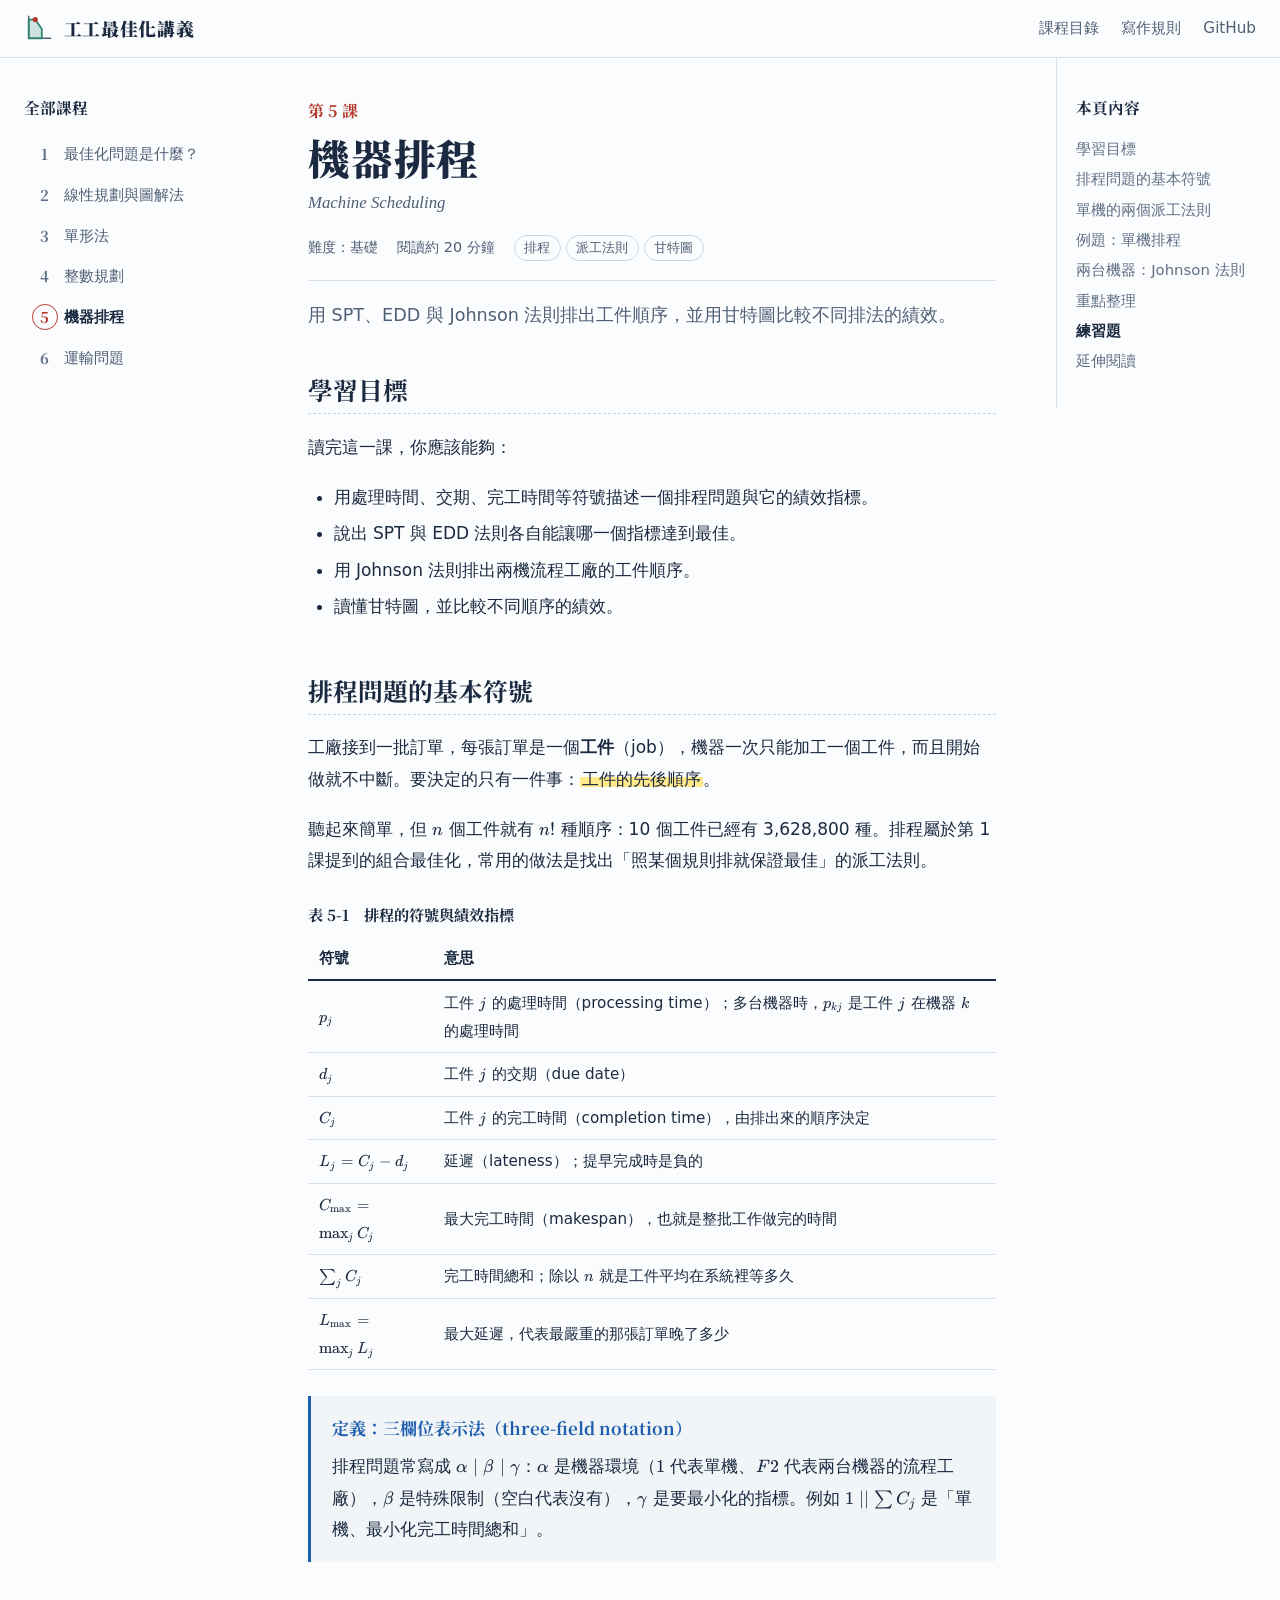
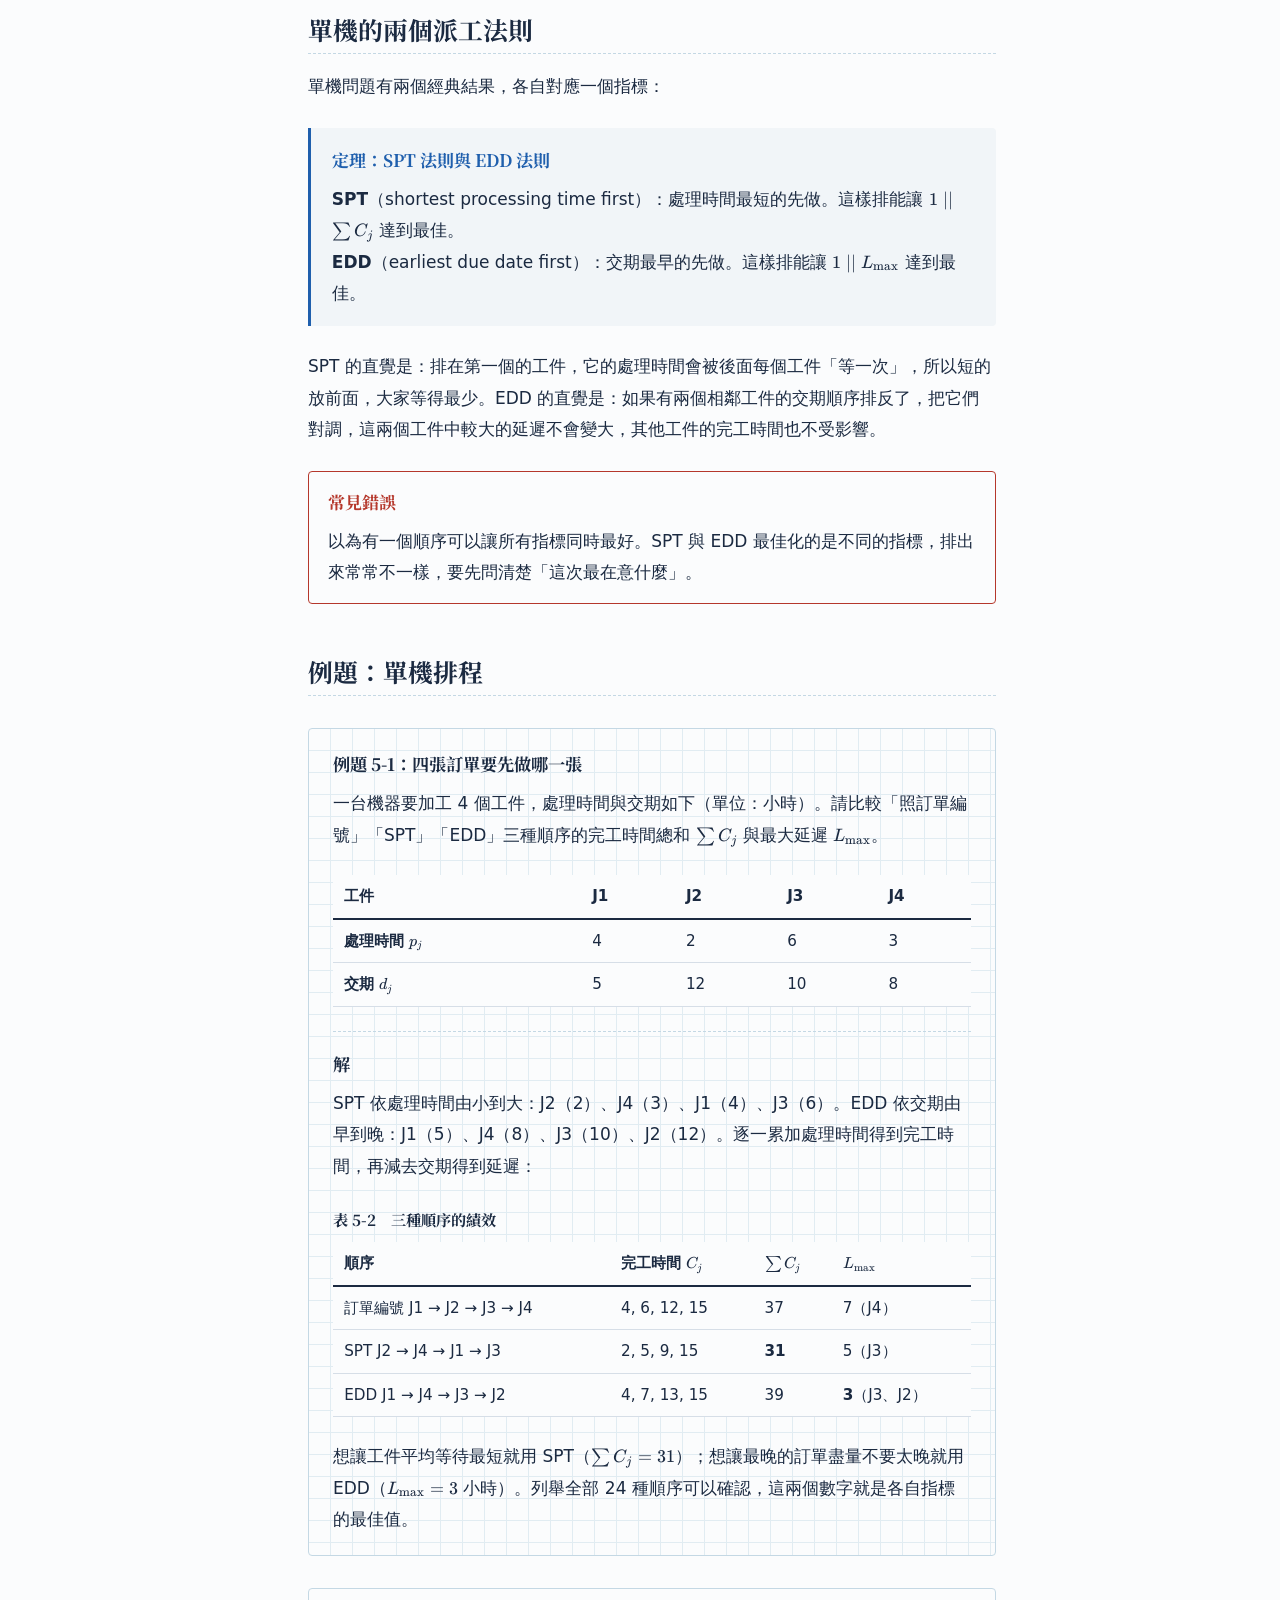
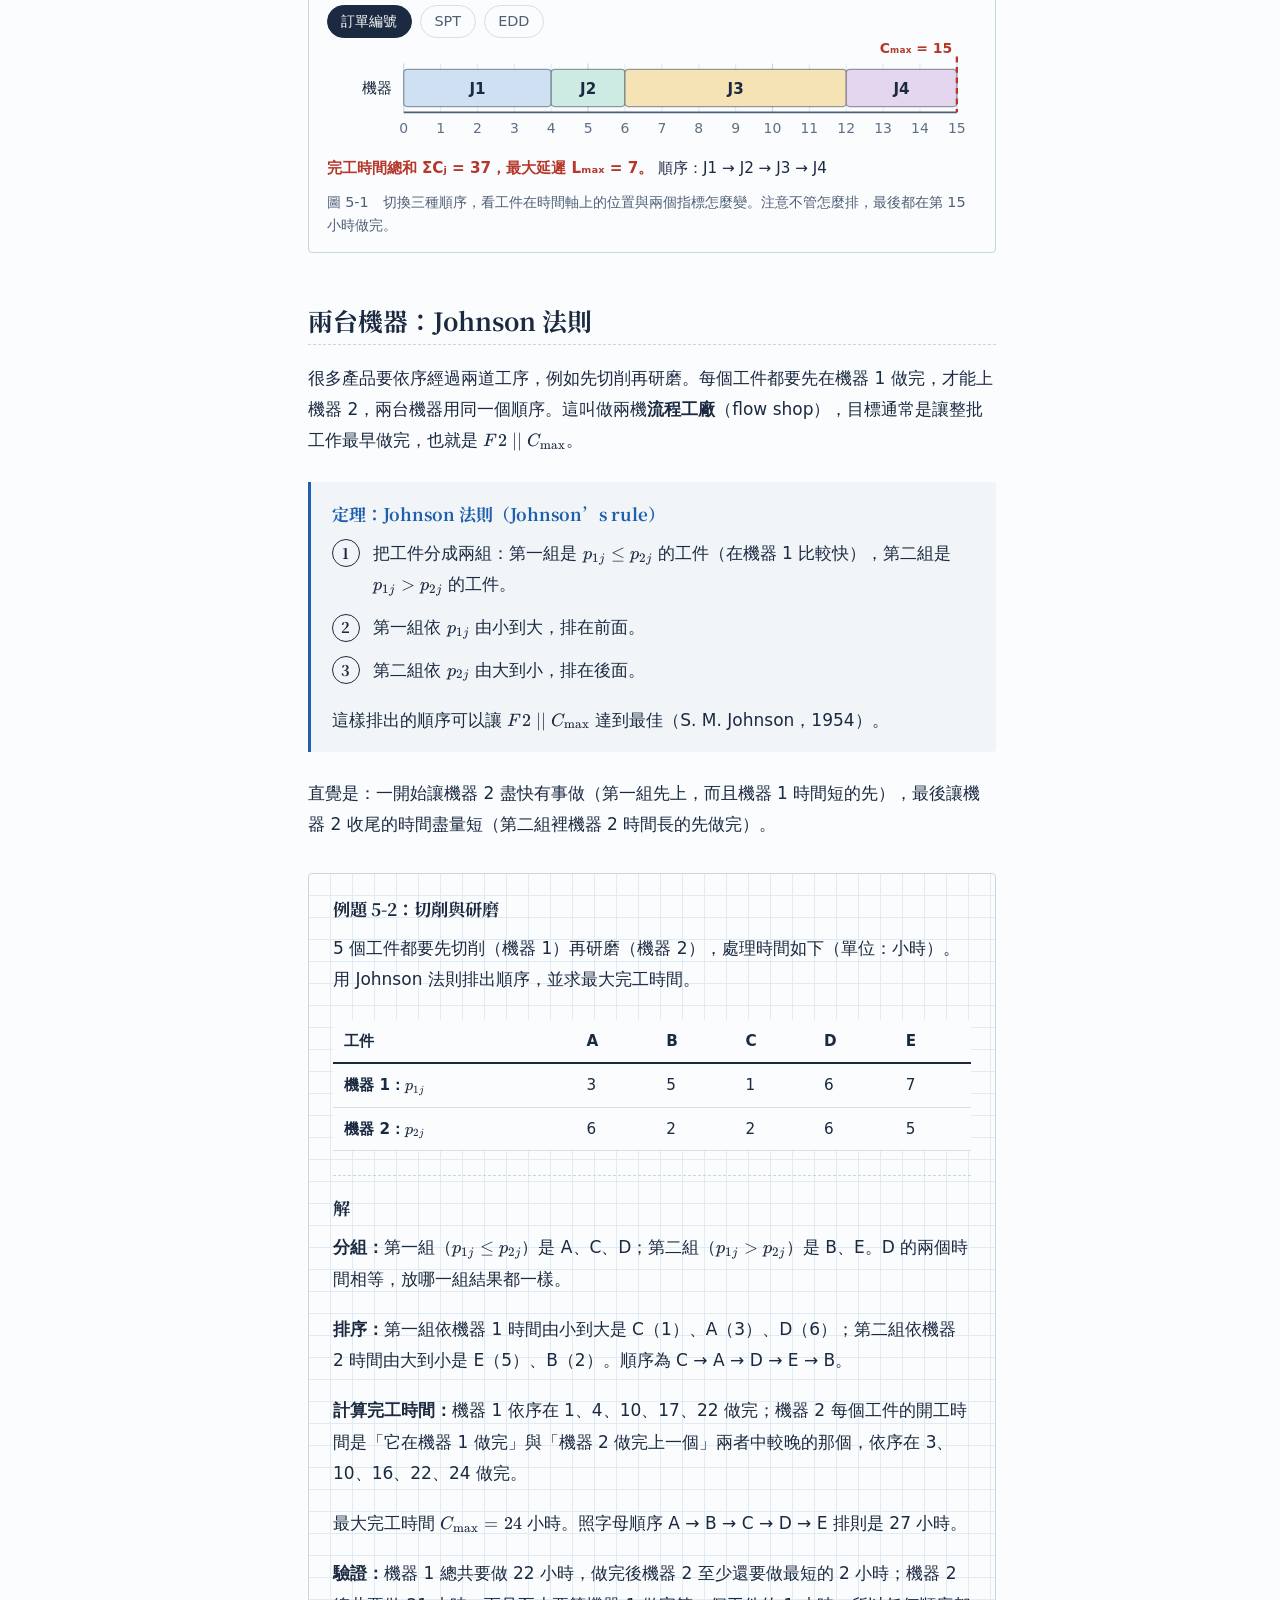
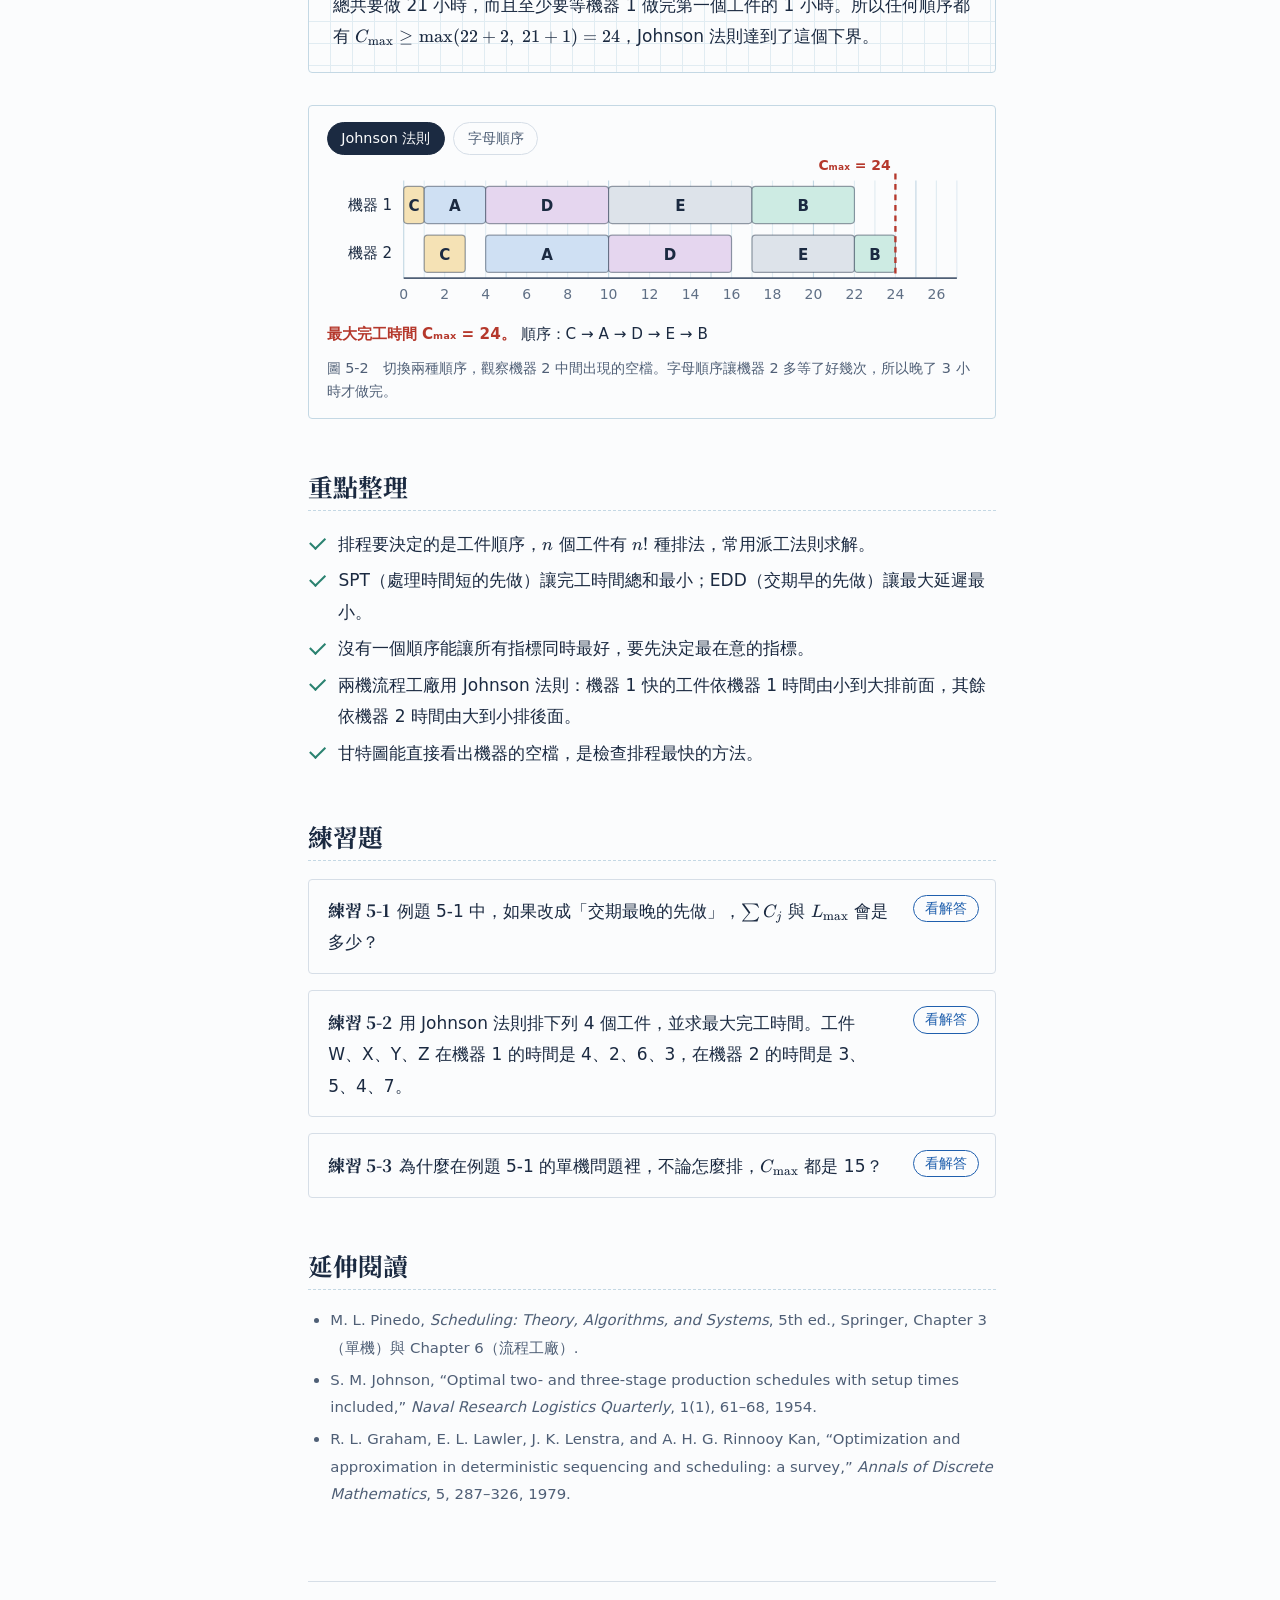
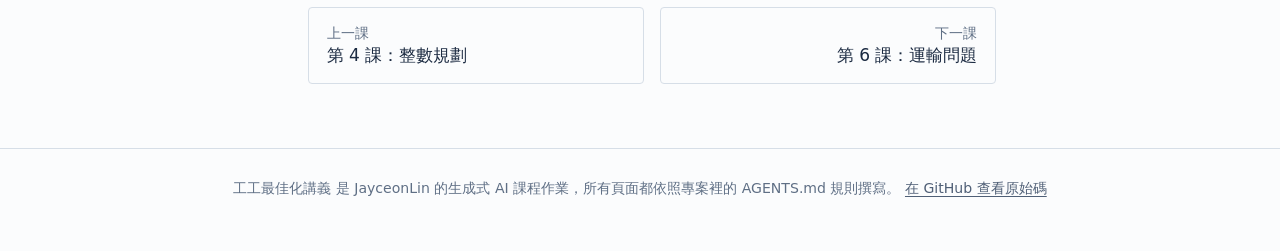
<file: lessons/05-scheduling.html>
<!DOCTYPE html>
<html lang="zh-Hant-TW">
<head>
  <meta charset="utf-8">
  <meta name="viewport" content="width=device-width, initial-scale=1">
  <title>第 5 課：機器排程｜工工最佳化講義</title>
  <meta name="description" content="用 SPT、EDD 與 Johnson 法則排出工件順序，並用甘特圖比較不同排法的績效。">
  <link rel="icon" href="../assets/img/favicon.svg" type="image/svg+xml">
  <link rel="preconnect" href="https://fonts.googleapis.com">
  <link rel="preconnect" href="https://fonts.gstatic.com" crossorigin>
  <link rel="stylesheet" href="https://fonts.googleapis.com/css2?family=Noto+Serif+TC:wght@600;700;900&amp;display=swap">
  <link rel="stylesheet" href="../assets/vendor/katex/katex.min.css">
  <link rel="stylesheet" href="../assets/css/site.css">
  <script defer src="../assets/vendor/katex/katex.min.js"></script>
  <script defer src="../assets/vendor/katex/auto-render.min.js"></script>
  <script defer src="../data/lessons.js"></script>
  <script defer src="../assets/js/site.js"></script>
</head>
<body data-page="lesson" data-lesson="05-scheduling">
  <!-- 不要寫 <h1>、頂端列、側邊欄、上一課/下一課：site.js 會依 data/lessons.js 自動產生（AGENTS.md 第 5 節） -->
  <article class="lesson">

    <section id="goals">
      <h2>學習目標</h2>
      <p>讀完這一課，你應該能夠：</p>
      <ul>
        <li>用處理時間、交期、完工時間等符號描述一個排程問題與它的績效指標。</li>
        <li>說出 SPT 與 EDD 法則各自能讓哪一個指標達到最佳。</li>
        <li>用 Johnson 法則排出兩機流程工廠的工件順序。</li>
        <li>讀懂甘特圖，並比較不同順序的績效。</li>
      </ul>
    </section>

    <section id="notation">
      <h2>排程問題的基本符號</h2>
      <p>工廠接到一批訂單，每張訂單是一個<strong>工件</strong>（job），機器一次只能加工一個工件，而且開始做就不中斷。要決定的只有一件事：<mark>工件的先後順序</mark>。</p>
      <p>聽起來簡單，但 $n$ 個工件就有 $n!$ 種順序：10 個工件已經有 3,628,800 種。排程屬於第 1 課提到的組合最佳化，常用的做法是找出「照某個規則排就保證最佳」的派工法則。</p>
      <div class="table-wrap">
        <table>
          <caption>表 5-1　排程的符號與績效指標</caption>
          <thead><tr><th scope="col">符號</th><th scope="col">意思</th></tr></thead>
          <tbody>
            <tr><td>$p_j$</td><td>工件 $j$ 的處理時間（processing time）；多台機器時，$p_{kj}$ 是工件 $j$ 在機器 $k$ 的處理時間</td></tr>
            <tr><td>$d_j$</td><td>工件 $j$ 的交期（due date）</td></tr>
            <tr><td>$C_j$</td><td>工件 $j$ 的完工時間（completion time），由排出來的順序決定</td></tr>
            <tr><td>$L_j = C_j - d_j$</td><td>延遲（lateness）；提早完成時是負的</td></tr>
            <tr><td>$C_{\max} = \max_j C_j$</td><td>最大完工時間（makespan），也就是整批工作做完的時間</td></tr>
            <tr><td>$\sum_j C_j$</td><td>完工時間總和；除以 $n$ 就是工件平均在系統裡等多久</td></tr>
            <tr><td>$L_{\max} = \max_j L_j$</td><td>最大延遲，代表最嚴重的那張訂單晚了多少</td></tr>
          </tbody>
        </table>
      </div>
      <div class="definition">
        <p class="box-title">定義：三欄位表示法（three-field notation）</p>
        <p>排程問題常寫成 $\alpha \mid \beta \mid \gamma$：$\alpha$ 是機器環境（$1$ 代表單機、$F2$ 代表兩台機器的流程工廠），$\beta$ 是特殊限制（空白代表沒有），$\gamma$ 是要最小化的指標。例如 $1 \mid\mid \sum C_j$ 是「單機、最小化完工時間總和」。</p>
      </div>
    </section>

    <section id="dispatching-rules">
      <h2>單機的兩個派工法則</h2>
      <p>單機問題有兩個經典結果，各自對應一個指標：</p>
      <div class="definition">
        <p class="box-title">定理：SPT 法則與 EDD 法則</p>
        <p><strong>SPT</strong>（shortest processing time first）：處理時間最短的先做。這樣排能讓 $1 \mid\mid \sum C_j$ 達到最佳。<br>
        <strong>EDD</strong>（earliest due date first）：交期最早的先做。這樣排能讓 $1 \mid\mid L_{\max}$ 達到最佳。</p>
      </div>
      <p>SPT 的直覺是：排在第一個的工件，它的處理時間會被後面每個工件「等一次」，所以短的放前面，大家等得最少。EDD 的直覺是：如果有兩個相鄰工件的交期順序排反了，把它們對調，這兩個工件中較大的延遲不會變大，其他工件的完工時間也不受影響。</p>
      <div class="callout warn">
        <p class="box-title">常見錯誤</p>
        <p>以為有一個順序可以讓所有指標同時最好。SPT 與 EDD 最佳化的是不同的指標，排出來常常不一樣，要先問清楚「這次最在意什麼」。</p>
      </div>
    </section>

    <section id="example">
      <h2>例題：單機排程</h2>
      <div class="example">
        <p class="box-title">例題 5-1：四張訂單要先做哪一張</p>
        <p>一台機器要加工 4 個工件，處理時間與交期如下（單位：小時）。請比較「照訂單編號」「SPT」「EDD」三種順序的完工時間總和 $\sum C_j$ 與最大延遲 $L_{\max}$。</p>
        <div class="table-wrap">
          <table>
            <thead><tr><th scope="col">工件</th><th scope="col">J1</th><th scope="col">J2</th><th scope="col">J3</th><th scope="col">J4</th></tr></thead>
            <tbody>
              <tr><th scope="row">處理時間 $p_j$</th><td>4</td><td>2</td><td>6</td><td>3</td></tr>
              <tr><th scope="row">交期 $d_j$</th><td>5</td><td>12</td><td>10</td><td>8</td></tr>
            </tbody>
          </table>
        </div>
        <div class="solution">
          <p class="box-title">解</p>
          <p>SPT 依處理時間由小到大：J2（2）、J4（3）、J1（4）、J3（6）。EDD 依交期由早到晚：J1（5）、J4（8）、J3（10）、J2（12）。逐一累加處理時間得到完工時間，再減去交期得到延遲：</p>
          <div class="table-wrap">
            <table>
              <caption>表 5-2　三種順序的績效</caption>
              <thead><tr><th scope="col">順序</th><th scope="col">完工時間 $C_j$</th><th scope="col">$\sum C_j$</th><th scope="col">$L_{\max}$</th></tr></thead>
              <tbody>
                <tr><td>訂單編號 J1 → J2 → J3 → J4</td><td>4, 6, 12, 15</td><td>37</td><td>7（J4）</td></tr>
                <tr><td>SPT J2 → J4 → J1 → J3</td><td>2, 5, 9, 15</td><td><strong>31</strong></td><td>5（J3）</td></tr>
                <tr><td>EDD J1 → J4 → J3 → J2</td><td>4, 7, 13, 15</td><td>39</td><td><strong>3</strong>（J3、J2）</td></tr>
              </tbody>
            </table>
          </div>
          <p>想讓工件平均等待最短就用 SPT（$\sum C_j = 31$）；想讓最晚的訂單盡量不要太晚就用 EDD（$L_{\max} = 3$ 小時）。列舉全部 24 種順序可以確認，這兩個數字就是各自指標的最佳值。</p>
        </div>
      </div>

      <figure class="widget" data-widget="gantt">
        <script type="application/json">
          {
            "title": "例題 5-1 三種工件順序的單機甘特圖",
            "machines": ["機器"],
            "jobs": [
              { "id": "J1", "p": [4], "d": 5 },
              { "id": "J2", "p": [2], "d": 12 },
              { "id": "J3", "p": [6], "d": 10 },
              { "id": "J4", "p": [3], "d": 8 }
            ],
            "sequences": [
              { "label": "訂單編號", "order": ["J1", "J2", "J3", "J4"] },
              { "label": "SPT", "order": ["J2", "J4", "J1", "J3"] },
              { "label": "EDD", "order": ["J1", "J4", "J3", "J2"] }
            ],
            "metrics": ["sumC", "lmax"]
          }
        </script>
        <figcaption>圖 5-1　切換三種順序，看工件在時間軸上的位置與兩個指標怎麼變。注意不管怎麼排，最後都在第 15 小時做完。</figcaption>
      </figure>
    </section>

    <section id="flow-shop">
      <h2>兩台機器：Johnson 法則</h2>
      <p>很多產品要依序經過兩道工序，例如先切削再研磨。每個工件都要先在機器 1 做完，才能上機器 2，兩台機器用同一個順序。這叫做兩機<strong>流程工廠</strong>（flow shop），目標通常是讓整批工作最早做完，也就是 $F2 \mid\mid C_{\max}$。</p>
      <div class="definition">
        <p class="box-title">定理：Johnson 法則（Johnson’s rule）</p>
        <ol class="steps">
          <li>把工件分成兩組：第一組是 $p_{1j} \le p_{2j}$ 的工件（在機器 1 比較快），第二組是 $p_{1j} \gt p_{2j}$ 的工件。</li>
          <li>第一組依 $p_{1j}$ 由小到大，排在前面。</li>
          <li>第二組依 $p_{2j}$ 由大到小，排在後面。</li>
        </ol>
        <p>這樣排出的順序可以讓 $F2 \mid\mid C_{\max}$ 達到最佳（S. M. Johnson，1954）。</p>
      </div>
      <p>直覺是：一開始讓機器 2 盡快有事做（第一組先上，而且機器 1 時間短的先），最後讓機器 2 收尾的時間盡量短（第二組裡機器 2 時間長的先做完）。</p>

      <div class="example">
        <p class="box-title">例題 5-2：切削與研磨</p>
        <p>5 個工件都要先切削（機器 1）再研磨（機器 2），處理時間如下（單位：小時）。用 Johnson 法則排出順序，並求最大完工時間。</p>
        <div class="table-wrap">
          <table>
            <thead><tr><th scope="col">工件</th><th scope="col">A</th><th scope="col">B</th><th scope="col">C</th><th scope="col">D</th><th scope="col">E</th></tr></thead>
            <tbody>
              <tr><th scope="row">機器 1：$p_{1j}$</th><td>3</td><td>5</td><td>1</td><td>6</td><td>7</td></tr>
              <tr><th scope="row">機器 2：$p_{2j}$</th><td>6</td><td>2</td><td>2</td><td>6</td><td>5</td></tr>
            </tbody>
          </table>
        </div>
        <div class="solution">
          <p class="box-title">解</p>
          <p><strong>分組：</strong>第一組（$p_{1j} \le p_{2j}$）是 A、C、D；第二組（$p_{1j} \gt p_{2j}$）是 B、E。D 的兩個時間相等，放哪一組結果都一樣。</p>
          <p><strong>排序：</strong>第一組依機器 1 時間由小到大是 C（1）、A（3）、D（6）；第二組依機器 2 時間由大到小是 E（5）、B（2）。順序為 C → A → D → E → B。</p>
          <p><strong>計算完工時間：</strong>機器 1 依序在 1、4、10、17、22 做完；機器 2 每個工件的開工時間是「它在機器 1 做完」與「機器 2 做完上一個」兩者中較晚的那個，依序在 3、10、16、22、24 做完。</p>
          <p>最大完工時間 $C_{\max} = 24$ 小時。照字母順序 A → B → C → D → E 排則是 27 小時。</p>
          <p><strong>驗證：</strong>機器 1 總共要做 22 小時，做完後機器 2 至少還要做最短的 2 小時；機器 2 總共要做 21 小時，而且至少要等機器 1 做完第一個工件的 1 小時。所以任何順序都有 $C_{\max} \ge \max(22 + 2,\ 21 + 1) = 24$，Johnson 法則達到了這個下界。</p>
        </div>
      </div>

      <figure class="widget" data-widget="gantt">
        <script type="application/json">
          {
            "title": "例題 5-2 兩機流程工廠的甘特圖",
            "machines": ["機器 1", "機器 2"],
            "jobs": [
              { "id": "A", "p": [3, 6] },
              { "id": "B", "p": [5, 2] },
              { "id": "C", "p": [1, 2] },
              { "id": "D", "p": [6, 6] },
              { "id": "E", "p": [7, 5] }
            ],
            "sequences": [
              { "label": "Johnson 法則", "order": ["C", "A", "D", "E", "B"] },
              { "label": "字母順序", "order": ["A", "B", "C", "D", "E"] }
            ],
            "metrics": ["cmax"]
          }
        </script>
        <figcaption>圖 5-2　切換兩種順序，觀察機器 2 中間出現的空檔。字母順序讓機器 2 多等了好幾次，所以晚了 3 小時才做完。</figcaption>
      </figure>
    </section>

    <section id="summary">
      <h2>重點整理</h2>
      <ul class="key-points">
        <li>排程要決定的是工件順序，$n$ 個工件有 $n!$ 種排法，常用派工法則求解。</li>
        <li>SPT（處理時間短的先做）讓完工時間總和最小；EDD（交期早的先做）讓最大延遲最小。</li>
        <li>沒有一個順序能讓所有指標同時最好，要先決定最在意的指標。</li>
        <li>兩機流程工廠用 Johnson 法則：機器 1 快的工件依機器 1 時間由小到大排前面，其餘依機器 2 時間由大到小排後面。</li>
        <li>甘特圖能直接看出機器的空檔，是檢查排程最快的方法。</li>
      </ul>
    </section>

    <section id="exercises">
      <h2>練習題</h2>
      <details class="exercise">
        <summary><span class="ex-no">練習 5-1</span>例題 5-1 中，如果改成「交期最晚的先做」，$\sum C_j$ 與 $L_{\max}$ 會是多少？</summary>
        <div class="answer">
          <p class="box-title">解答</p>
          <p>順序為 J2（12）→ J3（10）→ J4（8）→ J1（5），完工時間 2、8、11、15，$\sum C_j = 36$。延遲依序為 $-10$、$-2$、$3$、$10$，$L_{\max} = 10$ 小時。交期最早的 J1 被排到最後，延遲比 EDD 的 3 小時差很多。</p>
        </div>
      </details>
      <details class="exercise">
        <summary><span class="ex-no">練習 5-2</span>用 Johnson 法則排下列 4 個工件，並求最大完工時間。工件 W、X、Y、Z 在機器 1 的時間是 4、2、6、3，在機器 2 的時間是 3、5、4、7。</summary>
        <div class="answer">
          <p class="box-title">解答</p>
          <p>第一組（$p_{1j} \le p_{2j}$）是 X、Z，依機器 1 時間排成 X（2）、Z（3）；第二組是 W、Y，依機器 2 時間由大到小排成 Y（4）、W（3）。順序 X → Z → Y → W。</p>
          <p>機器 1 依序在 2、5、11、15 做完；機器 2 依序在 7、14、18、21 做完，$C_{\max} = 21$。下界 $\max(15 + 3,\ 19 + 2) = 21$，確認是最佳。</p>
        </div>
      </details>
      <details class="exercise">
        <summary><span class="ex-no">練習 5-3</span>為什麼在例題 5-1 的單機問題裡，不論怎麼排，$C_{\max}$ 都是 15？</summary>
        <div class="answer">
          <p class="box-title">解答</p>
          <p>單機而且所有工件一開始就能做時，機器不會閒置，最後一個工件做完的時間一定等於全部處理時間的總和 $4 + 2 + 6 + 3 = 15$。所以單機問題通常不拿 $C_{\max}$ 當目標，而是看 $\sum C_j$、$L_{\max}$ 這類和順序有關的指標。</p>
        </div>
      </details>
    </section>

    <section id="references">
      <h2>延伸閱讀</h2>
      <ul class="refs">
        <li>M. L. Pinedo, <cite>Scheduling: Theory, Algorithms, and Systems</cite>, 5th ed., Springer, Chapter 3（單機）與 Chapter 6（流程工廠）.</li>
        <li>S. M. Johnson, “Optimal two- and three-stage production schedules with setup times included,” <cite>Naval Research Logistics Quarterly</cite>, 1(1), 61–68, 1954.</li>
        <li>R. L. Graham, E. L. Lawler, J. K. Lenstra, and A. H. G. Rinnooy Kan, “Optimization and approximation in deterministic sequencing and scheduling: a survey,” <cite>Annals of Discrete Mathematics</cite>, 5, 287–326, 1979.</li>
      </ul>
    </section>

  </article>
</body>
</html>
</file>
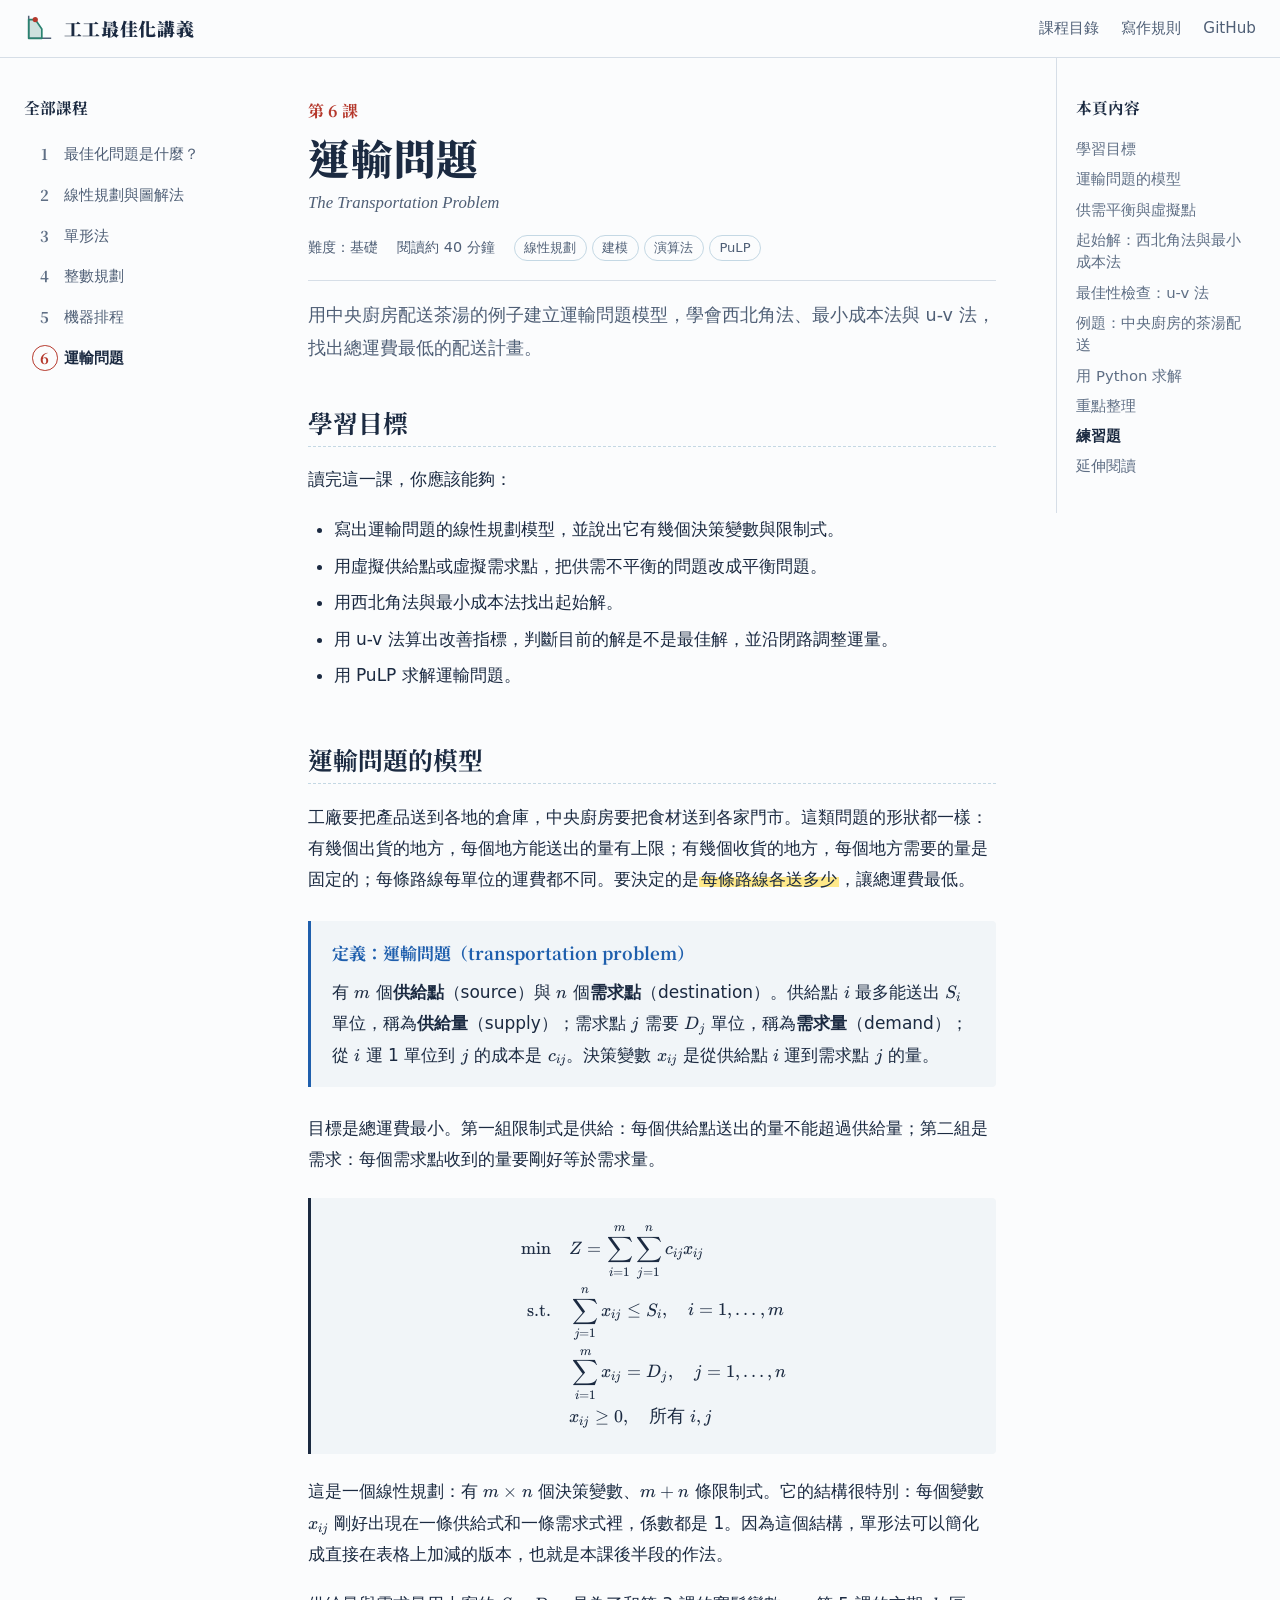
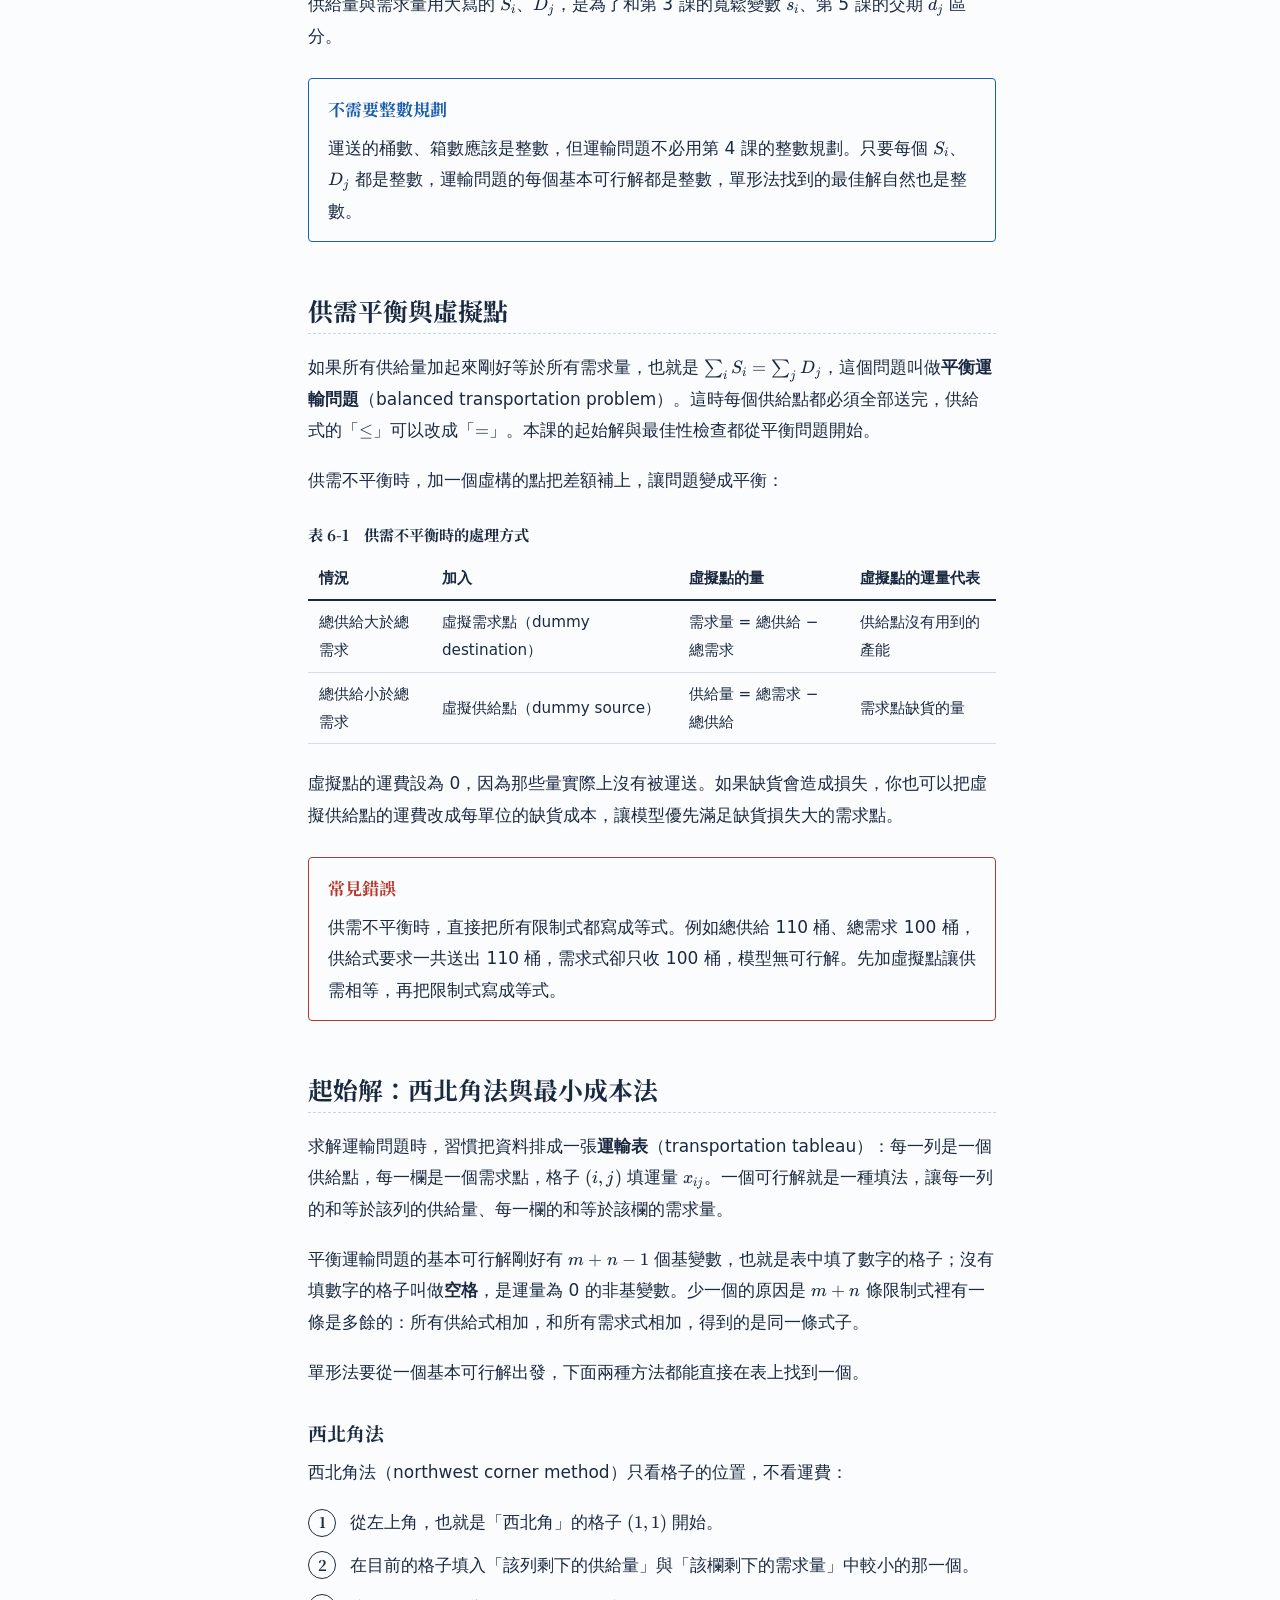
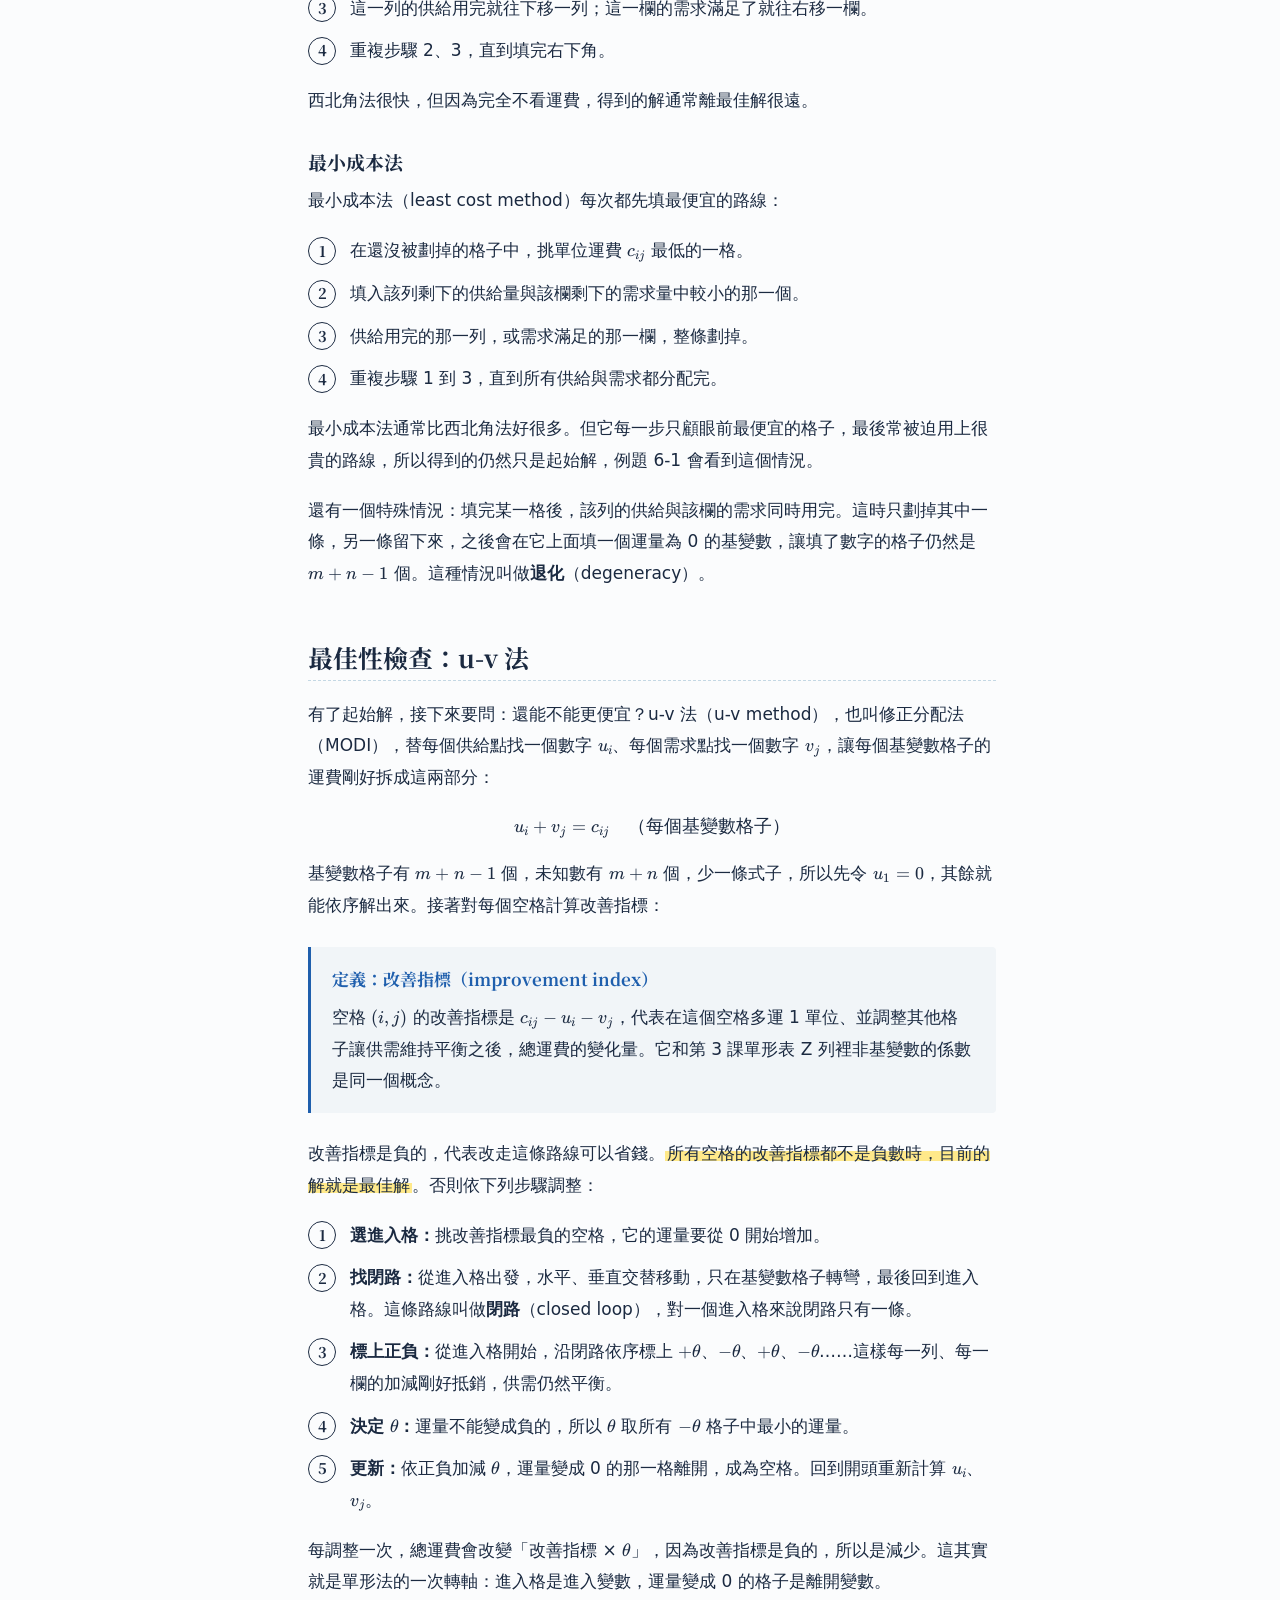
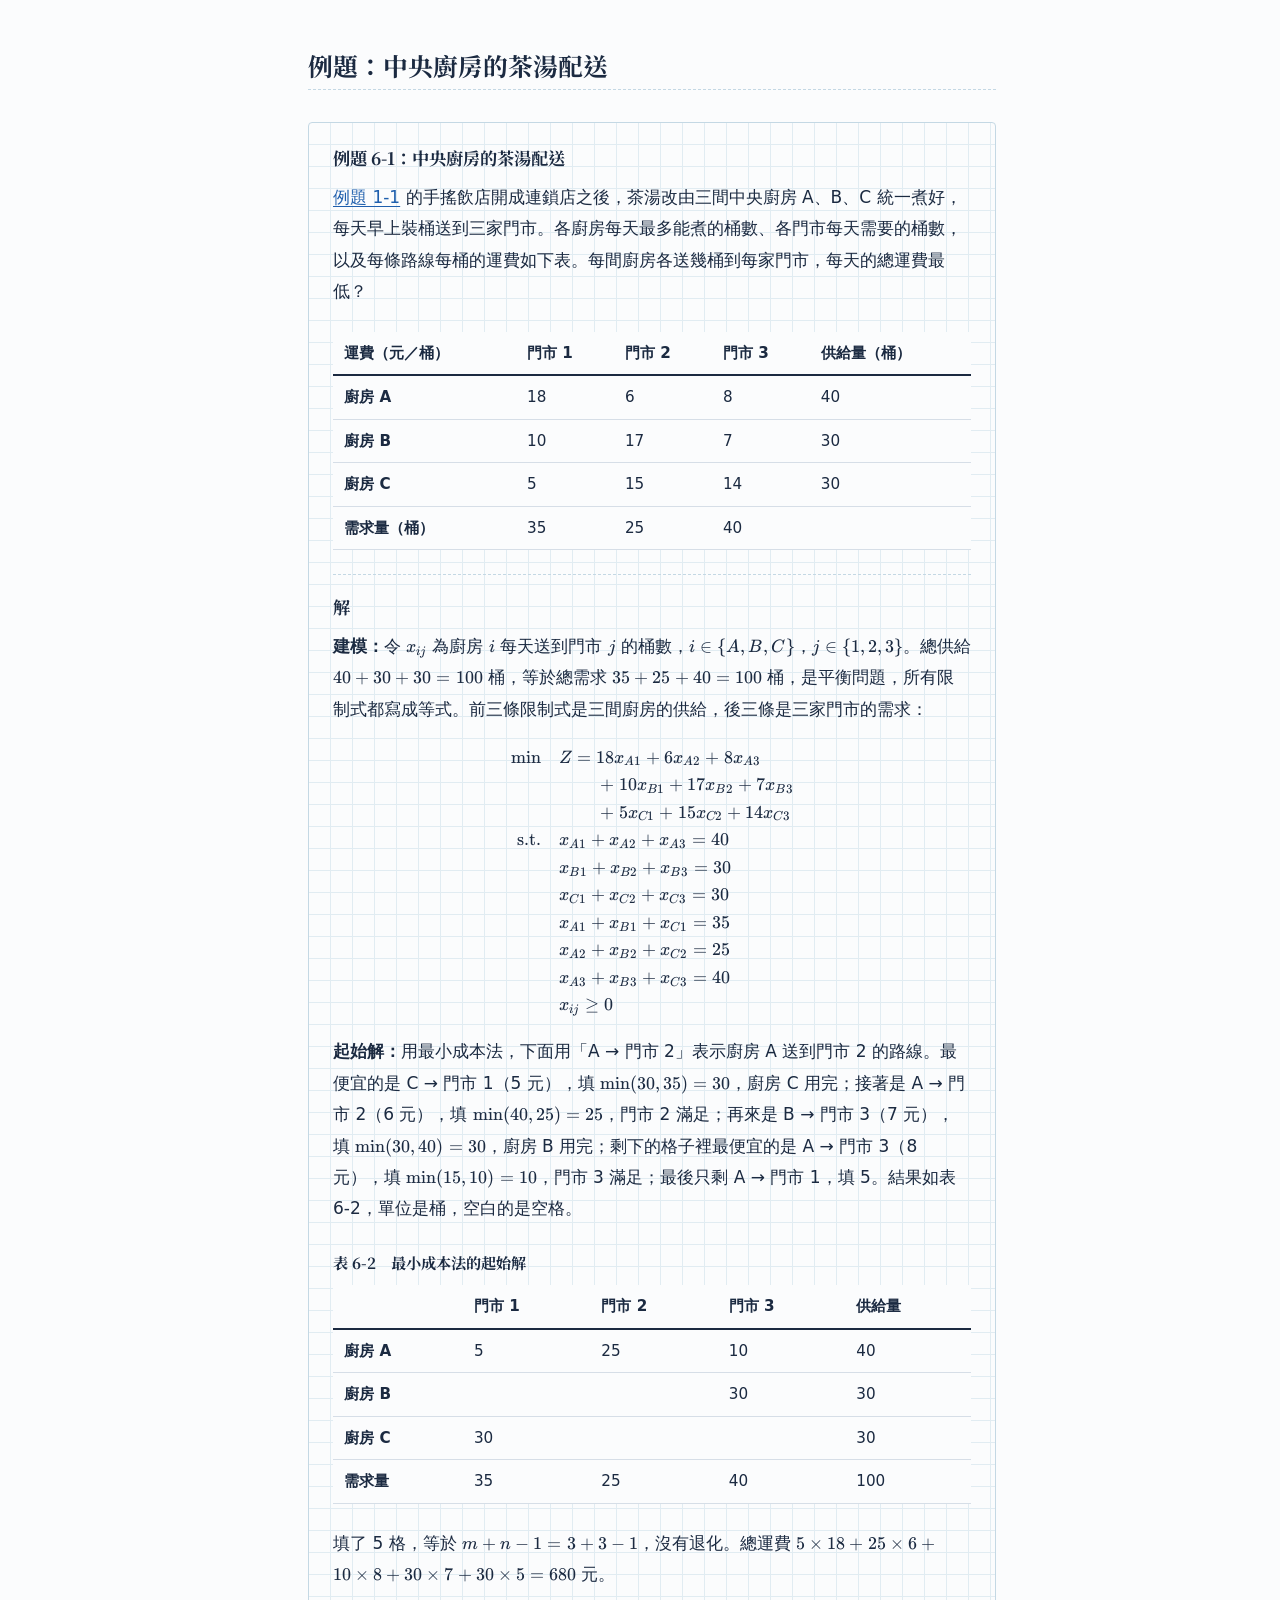
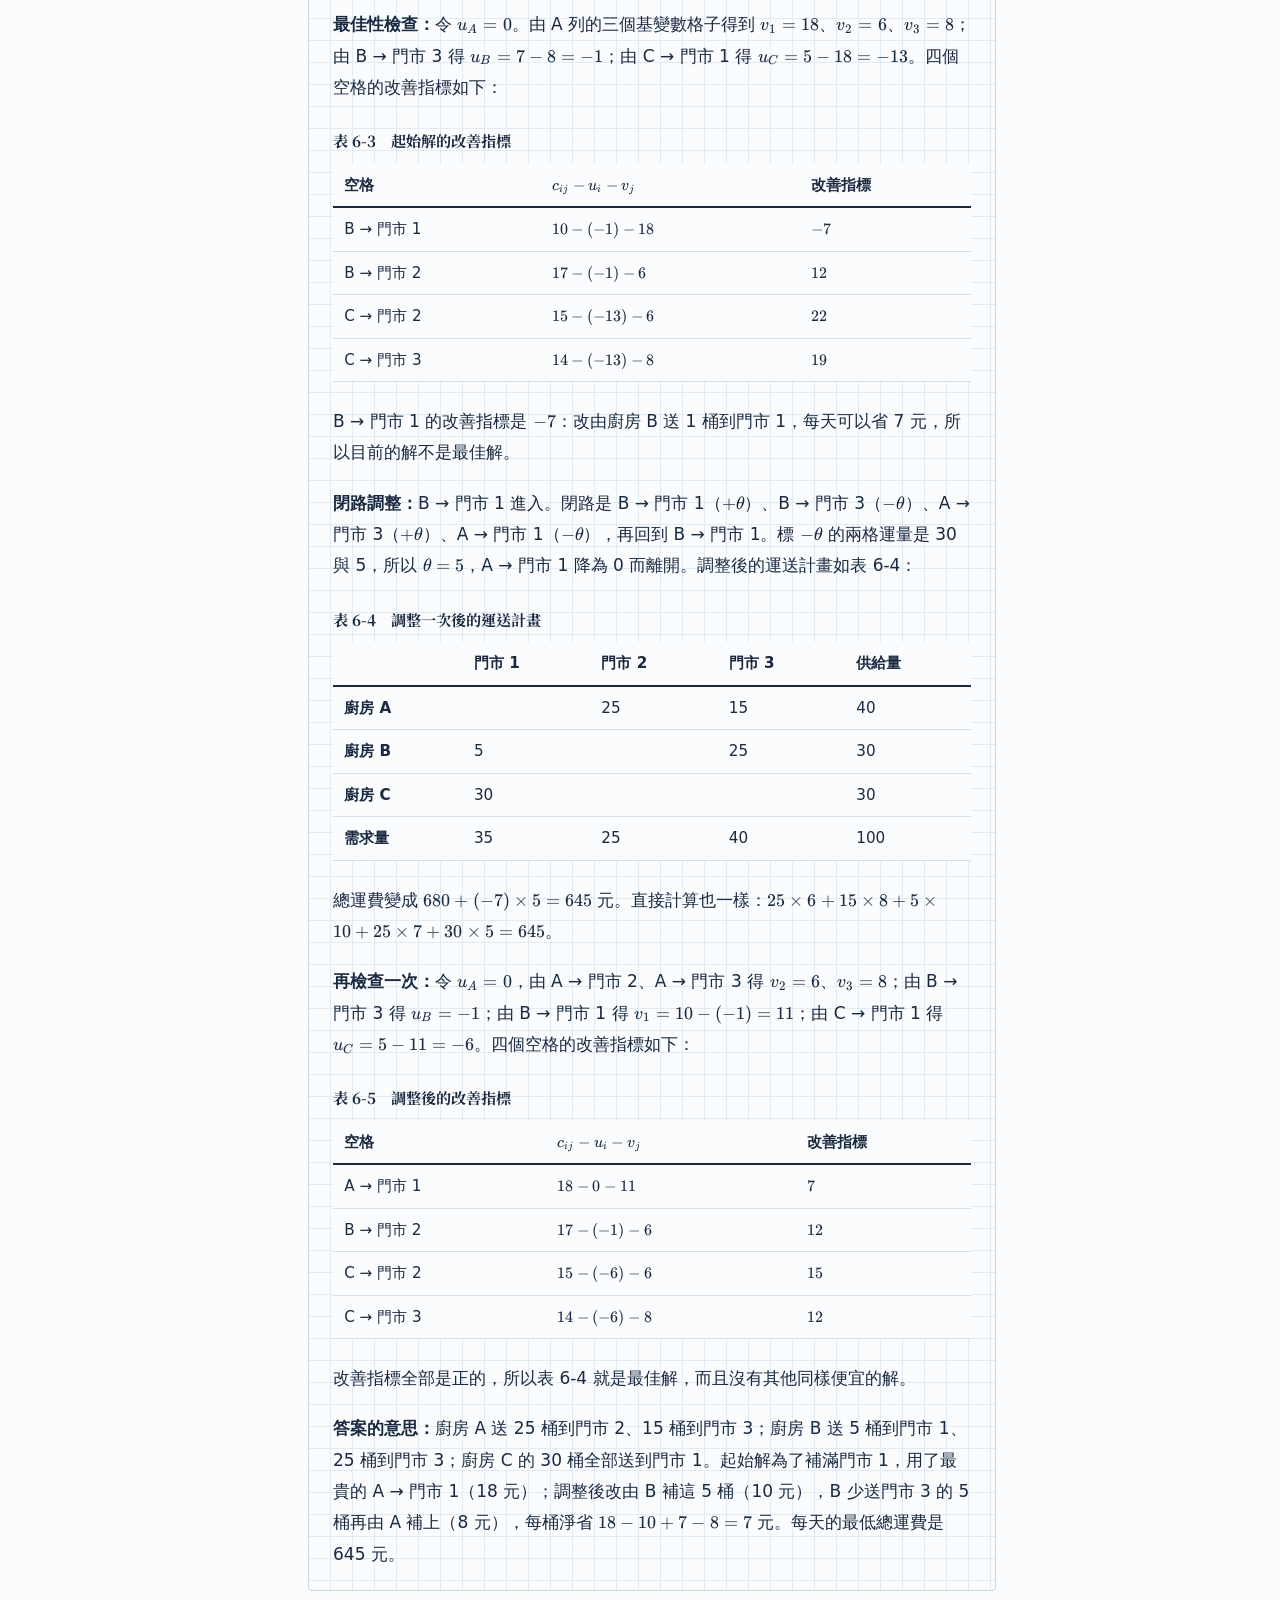
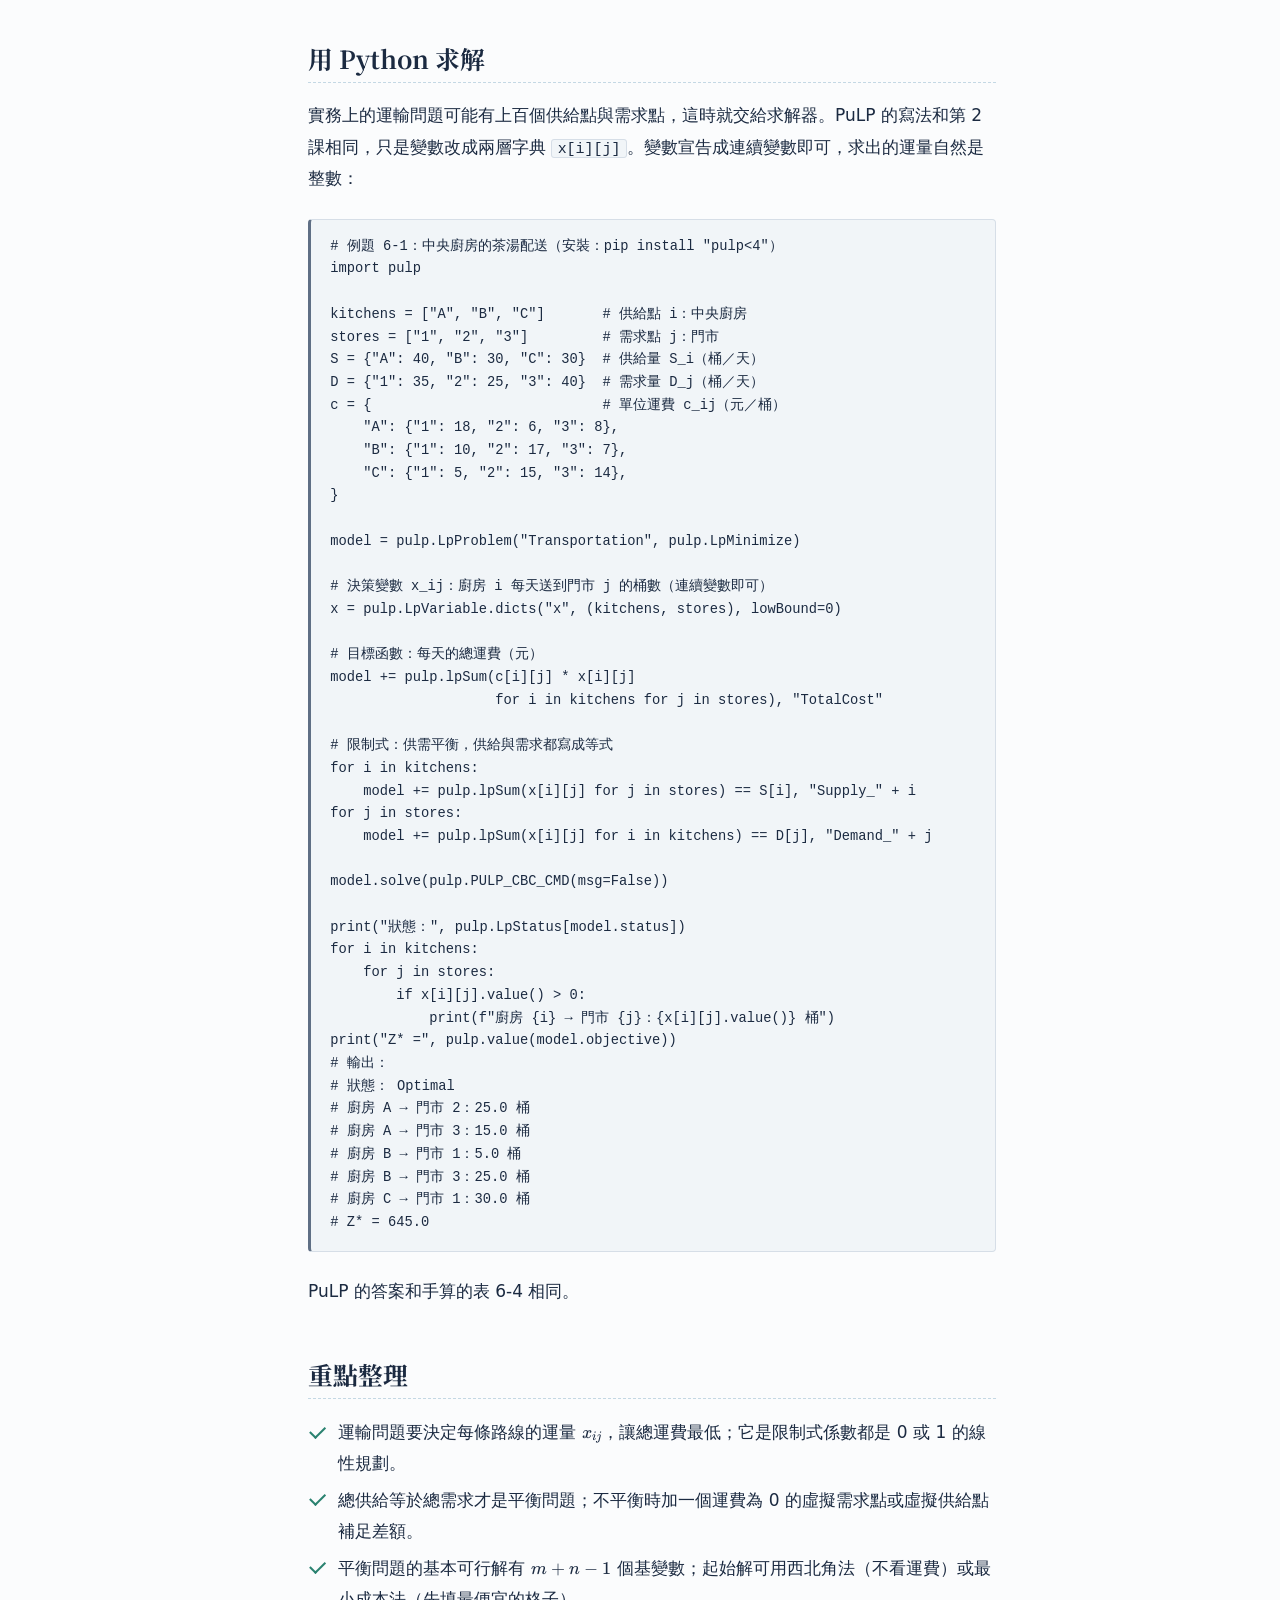
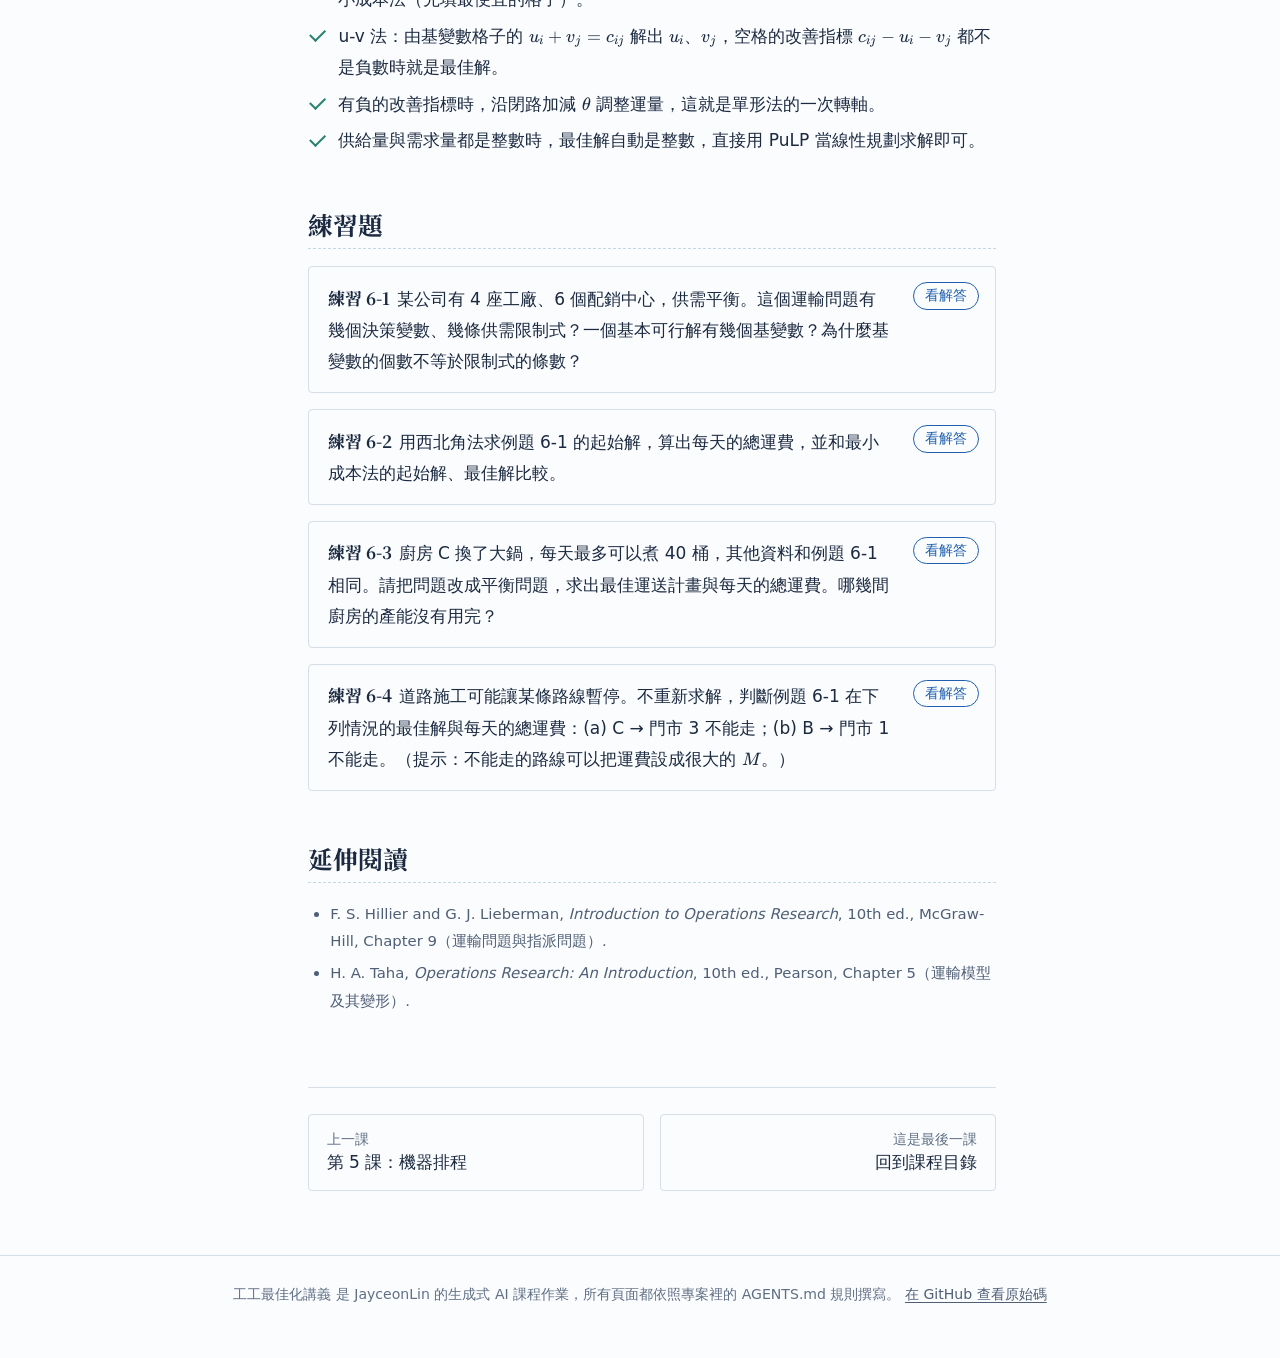
<file: lessons/06-transportation.html>
<!DOCTYPE html>
<html lang="zh-Hant-TW">
<head>
  <meta charset="utf-8">
  <meta name="viewport" content="width=device-width, initial-scale=1">
  <title>第 6 課：運輸問題｜工工最佳化講義</title>
  <meta name="description" content="用中央廚房配送茶湯的例子建立運輸問題模型，學會西北角法、最小成本法與 u-v 法，找出總運費最低的配送計畫。">
  <link rel="icon" href="../assets/img/favicon.svg" type="image/svg+xml">
  <link rel="preconnect" href="https://fonts.googleapis.com">
  <link rel="preconnect" href="https://fonts.gstatic.com" crossorigin>
  <link rel="stylesheet" href="https://fonts.googleapis.com/css2?family=Noto+Serif+TC:wght@600;700;900&amp;display=swap">
  <link rel="stylesheet" href="../assets/vendor/katex/katex.min.css">
  <link rel="stylesheet" href="../assets/css/site.css">
  <script defer src="../assets/vendor/katex/katex.min.js"></script>
  <script defer src="../assets/vendor/katex/auto-render.min.js"></script>
  <script defer src="../data/lessons.js"></script>
  <script defer src="../assets/js/site.js"></script>
</head>
<body data-page="lesson" data-lesson="06-transportation">
  <!-- 不要寫 <h1>、頂端列、側邊欄、上一課/下一課：site.js 會依 data/lessons.js 自動產生（AGENTS.md 第 5 節） -->
  <article class="lesson">

    <section id="goals">
      <h2>學習目標</h2>
      <p>讀完這一課，你應該能夠：</p>
      <ul>
        <li>寫出運輸問題的線性規劃模型，並說出它有幾個決策變數與限制式。</li>
        <li>用虛擬供給點或虛擬需求點，把供需不平衡的問題改成平衡問題。</li>
        <li>用西北角法與最小成本法找出起始解。</li>
        <li>用 u-v 法算出改善指標，判斷目前的解是不是最佳解，並沿閉路調整運量。</li>
        <li>用 PuLP 求解運輸問題。</li>
      </ul>
    </section>

    <section id="model">
      <h2>運輸問題的模型</h2>
      <p>工廠要把產品送到各地的倉庫，中央廚房要把食材送到各家門市。這類問題的形狀都一樣：有幾個出貨的地方，每個地方能送出的量有上限；有幾個收貨的地方，每個地方需要的量是固定的；每條路線每單位的運費都不同。要決定的是<mark>每條路線各送多少</mark>，讓總運費最低。</p>
      <div class="definition">
        <p class="box-title">定義：運輸問題（transportation problem）</p>
        <p>有 $m$ 個<strong>供給點</strong>（source）與 $n$ 個<strong>需求點</strong>（destination）。供給點 $i$ 最多能送出 $S_i$ 單位，稱為<strong>供給量</strong>（supply）；需求點 $j$ 需要 $D_j$ 單位，稱為<strong>需求量</strong>（demand）；從 $i$ 運 1 單位到 $j$ 的成本是 $c_{ij}$。決策變數 $x_{ij}$ 是從供給點 $i$ 運到需求點 $j$ 的量。</p>
      </div>
      <p>目標是總運費最小。第一組限制式是供給：每個供給點送出的量不能超過供給量；第二組是需求：每個需求點收到的量要剛好等於需求量。</p>
      <div class="model">
        $$\begin{aligned}
        \min \quad & Z = \sum_{i=1}^{m} \sum_{j=1}^{n} c_{ij} x_{ij} \\
        \text{s.t.} \quad & \sum_{j=1}^{n} x_{ij} \le S_i, \quad i = 1, \dots, m \\
        & \sum_{i=1}^{m} x_{ij} = D_j, \quad j = 1, \dots, n \\
        & x_{ij} \ge 0, \quad \text{所有 } i, j
        \end{aligned}$$
      </div>
      <p>這是一個線性規劃：有 $m \times n$ 個決策變數、$m + n$ 條限制式。它的結構很特別：每個變數 $x_{ij}$ 剛好出現在一條供給式和一條需求式裡，係數都是 1。因為這個結構，單形法可以簡化成直接在表格上加減的版本，也就是本課後半段的作法。</p>
      <p>供給量與需求量用大寫的 $S_i$、$D_j$，是為了和第 3 課的寬鬆變數 $s_i$、第 5 課的交期 $d_j$ 區分。</p>
      <div class="callout tip">
        <p class="box-title">不需要整數規劃</p>
        <p>運送的桶數、箱數應該是整數，但運輸問題不必用第 4 課的整數規劃。只要每個 $S_i$、$D_j$ 都是整數，運輸問題的每個基本可行解都是整數，單形法找到的最佳解自然也是整數。</p>
      </div>
    </section>

    <section id="balancing">
      <h2>供需平衡與虛擬點</h2>
      <p>如果所有供給量加起來剛好等於所有需求量，也就是 $\sum_i S_i = \sum_j D_j$，這個問題叫做<strong>平衡運輸問題</strong>（balanced transportation problem）。這時每個供給點都必須全部送完，供給式的「$\le$」可以改成「$=$」。本課的起始解與最佳性檢查都從平衡問題開始。</p>
      <p>供需不平衡時，加一個虛構的點把差額補上，讓問題變成平衡：</p>
      <div class="table-wrap">
        <table>
          <caption>表 6-1　供需不平衡時的處理方式</caption>
          <thead><tr><th scope="col">情況</th><th scope="col">加入</th><th scope="col">虛擬點的量</th><th scope="col">虛擬點的運量代表</th></tr></thead>
          <tbody>
            <tr><td>總供給大於總需求</td><td>虛擬需求點（dummy destination）</td><td>需求量 = 總供給 − 總需求</td><td>供給點沒有用到的產能</td></tr>
            <tr><td>總供給小於總需求</td><td>虛擬供給點（dummy source）</td><td>供給量 = 總需求 − 總供給</td><td>需求點缺貨的量</td></tr>
          </tbody>
        </table>
      </div>
      <p>虛擬點的運費設為 0，因為那些量實際上沒有被運送。如果缺貨會造成損失，你也可以把虛擬供給點的運費改成每單位的缺貨成本，讓模型優先滿足缺貨損失大的需求點。</p>
      <div class="callout warn">
        <p class="box-title">常見錯誤</p>
        <p>供需不平衡時，直接把所有限制式都寫成等式。例如總供給 110 桶、總需求 100 桶，供給式要求一共送出 110 桶，需求式卻只收 100 桶，模型無可行解。先加虛擬點讓供需相等，再把限制式寫成等式。</p>
      </div>
    </section>

    <section id="initial-solution">
      <h2>起始解：西北角法與最小成本法</h2>
      <p>求解運輸問題時，習慣把資料排成一張<strong>運輸表</strong>（transportation tableau）：每一列是一個供給點，每一欄是一個需求點，格子 $(i, j)$ 填運量 $x_{ij}$。一個可行解就是一種填法，讓每一列的和等於該列的供給量、每一欄的和等於該欄的需求量。</p>
      <p>平衡運輸問題的基本可行解剛好有 $m + n - 1$ 個基變數，也就是表中填了數字的格子；沒有填數字的格子叫做<strong>空格</strong>，是運量為 0 的非基變數。少一個的原因是 $m + n$ 條限制式裡有一條是多餘的：所有供給式相加，和所有需求式相加，得到的是同一條式子。</p>
      <p>單形法要從一個基本可行解出發，下面兩種方法都能直接在表上找到一個。</p>

      <h3>西北角法</h3>
      <p>西北角法（northwest corner method）只看格子的位置，不看運費：</p>
      <ol class="steps">
        <li>從左上角，也就是「西北角」的格子 $(1, 1)$ 開始。</li>
        <li>在目前的格子填入「該列剩下的供給量」與「該欄剩下的需求量」中較小的那一個。</li>
        <li>這一列的供給用完就往下移一列；這一欄的需求滿足了就往右移一欄。</li>
        <li>重複步驟 2、3，直到填完右下角。</li>
      </ol>
      <p>西北角法很快，但因為完全不看運費，得到的解通常離最佳解很遠。</p>

      <h3>最小成本法</h3>
      <p>最小成本法（least cost method）每次都先填最便宜的路線：</p>
      <ol class="steps">
        <li>在還沒被劃掉的格子中，挑單位運費 $c_{ij}$ 最低的一格。</li>
        <li>填入該列剩下的供給量與該欄剩下的需求量中較小的那一個。</li>
        <li>供給用完的那一列，或需求滿足的那一欄，整條劃掉。</li>
        <li>重複步驟 1 到 3，直到所有供給與需求都分配完。</li>
      </ol>
      <p>最小成本法通常比西北角法好很多。但它每一步只顧眼前最便宜的格子，最後常被迫用上很貴的路線，所以得到的仍然只是起始解，例題 6-1 會看到這個情況。</p>
      <p>還有一個特殊情況：填完某一格後，該列的供給與該欄的需求同時用完。這時只劃掉其中一條，另一條留下來，之後會在它上面填一個運量為 0 的基變數，讓填了數字的格子仍然是 $m + n - 1$ 個。這種情況叫做<strong>退化</strong>（degeneracy）。</p>
    </section>

    <section id="optimality">
      <h2>最佳性檢查：u-v 法</h2>
      <p>有了起始解，接下來要問：還能不能更便宜？u-v 法（u-v method），也叫修正分配法（MODI），替每個供給點找一個數字 $u_i$、每個需求點找一個數字 $v_j$，讓每個基變數格子的運費剛好拆成這兩部分：</p>
      $$u_i + v_j = c_{ij} \quad \text{（每個基變數格子）}$$
      <p>基變數格子有 $m + n - 1$ 個，未知數有 $m + n$ 個，少一條式子，所以先令 $u_1 = 0$，其餘就能依序解出來。接著對每個空格計算改善指標：</p>
      <div class="definition">
        <p class="box-title">定義：改善指標（improvement index）</p>
        <p>空格 $(i, j)$ 的改善指標是 $c_{ij} - u_i - v_j$，代表在這個空格多運 1 單位、並調整其他格子讓供需維持平衡之後，總運費的變化量。它和第 3 課單形表 Z 列裡非基變數的係數是同一個概念。</p>
      </div>
      <p>改善指標是負的，代表改走這條路線可以省錢。<mark>所有空格的改善指標都不是負數時，目前的解就是最佳解</mark>。否則依下列步驟調整：</p>
      <ol class="steps">
        <li><strong>選進入格：</strong>挑改善指標最負的空格，它的運量要從 0 開始增加。</li>
        <li><strong>找閉路：</strong>從進入格出發，水平、垂直交替移動，只在基變數格子轉彎，最後回到進入格。這條路線叫做<strong>閉路</strong>（closed loop），對一個進入格來說閉路只有一條。</li>
        <li><strong>標上正負：</strong>從進入格開始，沿閉路依序標上 $+\theta$、$-\theta$、$+\theta$、$-\theta$……這樣每一列、每一欄的加減剛好抵銷，供需仍然平衡。</li>
        <li><strong>決定 $\theta$：</strong>運量不能變成負的，所以 $\theta$ 取所有 $-\theta$ 格子中最小的運量。</li>
        <li><strong>更新：</strong>依正負加減 $\theta$，運量變成 0 的那一格離開，成為空格。回到開頭重新計算 $u_i$、$v_j$。</li>
      </ol>
      <p>每調整一次，總運費會改變「改善指標 × $\theta$」，因為改善指標是負的，所以是減少。這其實就是單形法的一次轉軸：進入格是進入變數，運量變成 0 的格子是離開變數。</p>
    </section>

    <section id="example">
      <h2>例題：中央廚房的茶湯配送</h2>
      <div class="example">
        <p class="box-title">例題 6-1：中央廚房的茶湯配送</p>
        <p><a href="01-what-is-optimization.html#example">例題 1-1</a> 的手搖飲店開成連鎖店之後，茶湯改由三間中央廚房 A、B、C 統一煮好，每天早上裝桶送到三家門市。各廚房每天最多能煮的桶數、各門市每天需要的桶數，以及每條路線每桶的運費如下表。每間廚房各送幾桶到每家門市，每天的總運費最低？</p>
        <div class="table-wrap">
          <table>
            <thead><tr><th scope="col">運費（元／桶）</th><th scope="col">門市 1</th><th scope="col">門市 2</th><th scope="col">門市 3</th><th scope="col">供給量（桶）</th></tr></thead>
            <tbody>
              <tr><th scope="row">廚房 A</th><td>18</td><td>6</td><td>8</td><td>40</td></tr>
              <tr><th scope="row">廚房 B</th><td>10</td><td>17</td><td>7</td><td>30</td></tr>
              <tr><th scope="row">廚房 C</th><td>5</td><td>15</td><td>14</td><td>30</td></tr>
              <tr><th scope="row">需求量（桶）</th><td>35</td><td>25</td><td>40</td><td></td></tr>
            </tbody>
          </table>
        </div>
        <div class="solution">
          <p class="box-title">解</p>
          <p><strong>建模：</strong>令 $x_{ij}$ 為廚房 $i$ 每天送到門市 $j$ 的桶數，$i \in \{A, B, C\}$，$j \in \{1, 2, 3\}$。總供給 $40 + 30 + 30 = 100$ 桶，等於總需求 $35 + 25 + 40 = 100$ 桶，是平衡問題，所有限制式都寫成等式。前三條限制式是三間廚房的供給，後三條是三家門市的需求：</p>
          $$\begin{aligned}
          \min \quad & Z = 18x_{A1} + 6x_{A2} + 8x_{A3} \\
          & \phantom{Z = {}} + 10x_{B1} + 17x_{B2} + 7x_{B3} \\
          & \phantom{Z = {}} + 5x_{C1} + 15x_{C2} + 14x_{C3} \\
          \text{s.t.} \quad & x_{A1} + x_{A2} + x_{A3} = 40 \\
          & x_{B1} + x_{B2} + x_{B3} = 30 \\
          & x_{C1} + x_{C2} + x_{C3} = 30 \\
          & x_{A1} + x_{B1} + x_{C1} = 35 \\
          & x_{A2} + x_{B2} + x_{C2} = 25 \\
          & x_{A3} + x_{B3} + x_{C3} = 40 \\
          & x_{ij} \ge 0
          \end{aligned}$$
          <p><strong>起始解：</strong>用最小成本法，下面用「A → 門市 2」表示廚房 A 送到門市 2 的路線。最便宜的是 C → 門市 1（5 元），填 $\min(30, 35) = 30$，廚房 C 用完；接著是 A → 門市 2（6 元），填 $\min(40, 25) = 25$，門市 2 滿足；再來是 B → 門市 3（7 元），填 $\min(30, 40) = 30$，廚房 B 用完；剩下的格子裡最便宜的是 A → 門市 3（8 元），填 $\min(15, 10) = 10$，門市 3 滿足；最後只剩 A → 門市 1，填 5。結果如表 6-2，單位是桶，空白的是空格。</p>
          <div class="table-wrap">
            <table>
              <caption>表 6-2　最小成本法的起始解</caption>
              <thead><tr><th scope="col"></th><th scope="col">門市 1</th><th scope="col">門市 2</th><th scope="col">門市 3</th><th scope="col">供給量</th></tr></thead>
              <tbody>
                <tr><th scope="row">廚房 A</th><td>5</td><td>25</td><td>10</td><td>40</td></tr>
                <tr><th scope="row">廚房 B</th><td></td><td></td><td>30</td><td>30</td></tr>
                <tr><th scope="row">廚房 C</th><td>30</td><td></td><td></td><td>30</td></tr>
                <tr><th scope="row">需求量</th><td>35</td><td>25</td><td>40</td><td>100</td></tr>
              </tbody>
            </table>
          </div>
          <p>填了 5 格，等於 $m + n - 1 = 3 + 3 - 1$，沒有退化。總運費 $5 \times 18 + 25 \times 6 + 10 \times 8 + 30 \times 7 + 30 \times 5 = 680$ 元。</p>
          <p><strong>最佳性檢查：</strong>令 $u_A = 0$。由 A 列的三個基變數格子得到 $v_1 = 18$、$v_2 = 6$、$v_3 = 8$；由 B → 門市 3 得 $u_B = 7 - 8 = -1$；由 C → 門市 1 得 $u_C = 5 - 18 = -13$。四個空格的改善指標如下：</p>
          <div class="table-wrap">
            <table>
              <caption>表 6-3　起始解的改善指標</caption>
              <thead><tr><th scope="col">空格</th><th scope="col">$c_{ij} - u_i - v_j$</th><th scope="col">改善指標</th></tr></thead>
              <tbody>
                <tr><td>B → 門市 1</td><td>$10 - (-1) - 18$</td><td>$-7$</td></tr>
                <tr><td>B → 門市 2</td><td>$17 - (-1) - 6$</td><td>$12$</td></tr>
                <tr><td>C → 門市 2</td><td>$15 - (-13) - 6$</td><td>$22$</td></tr>
                <tr><td>C → 門市 3</td><td>$14 - (-13) - 8$</td><td>$19$</td></tr>
              </tbody>
            </table>
          </div>
          <p>B → 門市 1 的改善指標是 $-7$：改由廚房 B 送 1 桶到門市 1，每天可以省 7 元，所以目前的解不是最佳解。</p>
          <p><strong>閉路調整：</strong>B → 門市 1 進入。閉路是 B → 門市 1（$+\theta$）、B → 門市 3（$-\theta$）、A → 門市 3（$+\theta$）、A → 門市 1（$-\theta$），再回到 B → 門市 1。標 $-\theta$ 的兩格運量是 30 與 5，所以 $\theta = 5$，A → 門市 1 降為 0 而離開。調整後的運送計畫如表 6-4：</p>
          <div class="table-wrap">
            <table>
              <caption>表 6-4　調整一次後的運送計畫</caption>
              <thead><tr><th scope="col"></th><th scope="col">門市 1</th><th scope="col">門市 2</th><th scope="col">門市 3</th><th scope="col">供給量</th></tr></thead>
              <tbody>
                <tr><th scope="row">廚房 A</th><td></td><td>25</td><td>15</td><td>40</td></tr>
                <tr><th scope="row">廚房 B</th><td>5</td><td></td><td>25</td><td>30</td></tr>
                <tr><th scope="row">廚房 C</th><td>30</td><td></td><td></td><td>30</td></tr>
                <tr><th scope="row">需求量</th><td>35</td><td>25</td><td>40</td><td>100</td></tr>
              </tbody>
            </table>
          </div>
          <p>總運費變成 $680 + (-7) \times 5 = 645$ 元。直接計算也一樣：$25 \times 6 + 15 \times 8 + 5 \times 10 + 25 \times 7 + 30 \times 5 = 645$。</p>
          <p><strong>再檢查一次：</strong>令 $u_A = 0$，由 A → 門市 2、A → 門市 3 得 $v_2 = 6$、$v_3 = 8$；由 B → 門市 3 得 $u_B = -1$；由 B → 門市 1 得 $v_1 = 10 - (-1) = 11$；由 C → 門市 1 得 $u_C = 5 - 11 = -6$。四個空格的改善指標如下：</p>
          <div class="table-wrap">
            <table>
              <caption>表 6-5　調整後的改善指標</caption>
              <thead><tr><th scope="col">空格</th><th scope="col">$c_{ij} - u_i - v_j$</th><th scope="col">改善指標</th></tr></thead>
              <tbody>
                <tr><td>A → 門市 1</td><td>$18 - 0 - 11$</td><td>$7$</td></tr>
                <tr><td>B → 門市 2</td><td>$17 - (-1) - 6$</td><td>$12$</td></tr>
                <tr><td>C → 門市 2</td><td>$15 - (-6) - 6$</td><td>$15$</td></tr>
                <tr><td>C → 門市 3</td><td>$14 - (-6) - 8$</td><td>$12$</td></tr>
              </tbody>
            </table>
          </div>
          <p>改善指標全部是正的，所以表 6-4 就是最佳解，而且沒有其他同樣便宜的解。</p>
          <p><strong>答案的意思：</strong>廚房 A 送 25 桶到門市 2、15 桶到門市 3；廚房 B 送 5 桶到門市 1、25 桶到門市 3；廚房 C 的 30 桶全部送到門市 1。起始解為了補滿門市 1，用了最貴的 A → 門市 1（18 元）；調整後改由 B 補這 5 桶（10 元），B 少送門市 3 的 5 桶再由 A 補上（8 元），每桶淨省 $18 - 10 + 7 - 8 = 7$ 元。每天的最低總運費是 645 元。</p>
        </div>
      </div>
    </section>

    <section id="python">
      <h2>用 Python 求解</h2>
      <p>實務上的運輸問題可能有上百個供給點與需求點，這時就交給求解器。PuLP 的寫法和第 2 課相同，只是變數改成兩層字典 <code>x[i][j]</code>。變數宣告成連續變數即可，求出的運量自然是整數：</p>
<pre><code class="language-python"># 例題 6-1：中央廚房的茶湯配送（安裝：pip install "pulp&lt;4"）
import pulp

kitchens = ["A", "B", "C"]       # 供給點 i：中央廚房
stores = ["1", "2", "3"]         # 需求點 j：門市
S = {"A": 40, "B": 30, "C": 30}  # 供給量 S_i（桶／天）
D = {"1": 35, "2": 25, "3": 40}  # 需求量 D_j（桶／天）
c = {                            # 單位運費 c_ij（元／桶）
    "A": {"1": 18, "2": 6, "3": 8},
    "B": {"1": 10, "2": 17, "3": 7},
    "C": {"1": 5, "2": 15, "3": 14},
}

model = pulp.LpProblem("Transportation", pulp.LpMinimize)

# 決策變數 x_ij：廚房 i 每天送到門市 j 的桶數（連續變數即可）
x = pulp.LpVariable.dicts("x", (kitchens, stores), lowBound=0)

# 目標函數：每天的總運費（元）
model += pulp.lpSum(c[i][j] * x[i][j]
                    for i in kitchens for j in stores), "TotalCost"

# 限制式：供需平衡，供給與需求都寫成等式
for i in kitchens:
    model += pulp.lpSum(x[i][j] for j in stores) == S[i], "Supply_" + i
for j in stores:
    model += pulp.lpSum(x[i][j] for i in kitchens) == D[j], "Demand_" + j

model.solve(pulp.PULP_CBC_CMD(msg=False))

print("狀態：", pulp.LpStatus[model.status])
for i in kitchens:
    for j in stores:
        if x[i][j].value() &gt; 0:
            print(f"廚房 {i} → 門市 {j}：{x[i][j].value()} 桶")
print("Z* =", pulp.value(model.objective))
# 輸出：
# 狀態： Optimal
# 廚房 A → 門市 2：25.0 桶
# 廚房 A → 門市 3：15.0 桶
# 廚房 B → 門市 1：5.0 桶
# 廚房 B → 門市 3：25.0 桶
# 廚房 C → 門市 1：30.0 桶
# Z* = 645.0</code></pre>
      <p>PuLP 的答案和手算的表 6-4 相同。</p>
    </section>

    <section id="summary">
      <h2>重點整理</h2>
      <ul class="key-points">
        <li>運輸問題要決定每條路線的運量 $x_{ij}$，讓總運費最低；它是限制式係數都是 0 或 1 的線性規劃。</li>
        <li>總供給等於總需求才是平衡問題；不平衡時加一個運費為 0 的虛擬需求點或虛擬供給點補足差額。</li>
        <li>平衡問題的基本可行解有 $m + n - 1$ 個基變數；起始解可用西北角法（不看運費）或最小成本法（先填最便宜的格子）。</li>
        <li>u-v 法：由基變數格子的 $u_i + v_j = c_{ij}$ 解出 $u_i$、$v_j$，空格的改善指標 $c_{ij} - u_i - v_j$ 都不是負數時就是最佳解。</li>
        <li>有負的改善指標時，沿閉路加減 $\theta$ 調整運量，這就是單形法的一次轉軸。</li>
        <li>供給量與需求量都是整數時，最佳解自動是整數，直接用 PuLP 當線性規劃求解即可。</li>
      </ul>
    </section>

    <section id="exercises">
      <h2>練習題</h2>
      <details class="exercise">
        <summary><span class="ex-no">練習 6-1</span>某公司有 4 座工廠、6 個配銷中心，供需平衡。這個運輸問題有幾個決策變數、幾條供需限制式？一個基本可行解有幾個基變數？為什麼基變數的個數不等於限制式的條數？</summary>
        <div class="answer">
          <p class="box-title">解答</p>
          <p>決策變數 $4 \times 6 = 24$ 個，供需限制式 $4 + 6 = 10$ 條（不含非負限制），基變數 $4 + 6 - 1 = 9$ 個。供需平衡時，4 條供給式相加與 6 條需求式相加都是「總運量 = 總供給 = 總需求」，所以 10 條限制式裡有 1 條可以由其他 9 條推出來，真正獨立的只有 9 條，基變數也就只有 9 個。</p>
        </div>
      </details>
      <details class="exercise">
        <summary><span class="ex-no">練習 6-2</span>用西北角法求例題 6-1 的起始解，算出每天的總運費，並和最小成本法的起始解、最佳解比較。</summary>
        <div class="answer">
          <p class="box-title">解答</p>
          <p>從 A → 門市 1 開始，填 $\min(40, 35) = 35$，門市 1 滿足，往右；A → 門市 2 填 $\min(5, 25) = 5$，廚房 A 用完，往下；B → 門市 2 填 $\min(30, 20) = 20$，門市 2 滿足，往右；B → 門市 3 填 $\min(10, 40) = 10$，廚房 B 用完，往下；C → 門市 3 填 30。共 5 個基變數，等於 $3 + 3 - 1$。</p>
          <p>總運費 $35 \times 18 + 5 \times 6 + 20 \times 17 + 10 \times 7 + 30 \times 14 = 630 + 30 + 340 + 70 + 420 = 1{,}490$ 元，是最小成本法起始解 680 元的兩倍多，比最佳解 645 元多 845 元。西北角法只照位置填，才會用上 A → 門市 1（18 元）與 B → 門市 2（17 元）這兩條最貴的路線。</p>
        </div>
      </details>
      <details class="exercise">
        <summary><span class="ex-no">練習 6-3</span>廚房 C 換了大鍋，每天最多可以煮 40 桶，其他資料和例題 6-1 相同。請把問題改成平衡問題，求出最佳運送計畫與每天的總運費。哪幾間廚房的產能沒有用完？</summary>
        <div class="answer">
          <p class="box-title">解答</p>
          <p>總供給 $40 + 30 + 40 = 110$ 桶，總需求 100 桶，供給多 10 桶。加一個虛擬門市 4，需求量 10 桶，三間廚房送到門市 4 的運費都是 0。</p>
          <p>最佳解是：廚房 A 送 25 桶到門市 2、10 桶到門市 3；廚房 B 送 30 桶到門市 3；廚房 C 送 35 桶到門市 1；虛擬門市 4 收到 A 的 5 桶與 C 的 5 桶，也就是廚房 A、C 各有 5 桶產能沒有用到。總運費 $35 \times 5 + 25 \times 6 + 10 \times 8 + 30 \times 7 = 615$ 元，比例題 6-1 每天省 30 元。</p>
          <p>用 u-v 法驗證：令 $u_A = 0$，依序得到 $v_2 = 6$、$v_3 = 8$、$v_4 = 0$、$u_B = -1$、$u_C = 0$、$v_1 = 5$。六個空格的改善指標分別是 A → 門市 1 為 13、B → 門市 1 為 6、B → 門市 2 為 12、B → 門市 4 為 1、C → 門市 2 為 9、C → 門市 3 為 6，全部是正的，所以這是最佳解。</p>
          <p>廚房 C 多出的 10 桶只用了 5 桶，因為門市 1 只要 35 桶，而 C 送到門市 2、3 的運費太高。</p>
        </div>
      </details>
      <details class="exercise">
        <summary><span class="ex-no">練習 6-4</span>道路施工可能讓某條路線暫停。不重新求解，判斷例題 6-1 在下列情況的最佳解與每天的總運費：(a) C → 門市 3 不能走；(b) B → 門市 1 不能走。（提示：不能走的路線可以把運費設成很大的 $M$。）</summary>
        <div class="answer">
          <p class="box-title">解答</p>
          <p>(a) 表 6-4 的最佳解本來就沒有用 C → 門市 3。把它的運費改成 $M$，表 6-4 仍然可行，其他格子的 $u_i$、$v_j$ 都不變，C → 門市 3 的改善指標變成 $M + 6 - 8$，仍然是正的。所以最佳解不變，總運費仍是 645 元。</p>
          <p>(b) 表 6-4 用了 B → 門市 1 的 5 桶，現在不能用了。回到表 6-2 的起始解：它沒有用 B → 門市 1，而表 6-3 裡唯一為負的改善指標正是 B → 門市 1。把這格的運費改成 $M$ 後，它的改善指標變成 $M + 1 - 18$，是正的；其他三個空格是 12、22、19，也都是正的。所以表 6-2 的起始解就是新的最佳解，總運費 680 元，每天比原本多 35 元。</p>
        </div>
      </details>
    </section>

    <section id="references">
      <h2>延伸閱讀</h2>
      <ul class="refs">
        <li>F. S. Hillier and G. J. Lieberman, <cite>Introduction to Operations Research</cite>, 10th ed., McGraw-Hill, Chapter 9（運輸問題與指派問題）.</li>
        <li>H. A. Taha, <cite>Operations Research: An Introduction</cite>, 10th ed., Pearson, Chapter 5（運輸模型及其變形）.</li>
      </ul>
    </section>

  </article>
</body>
</html>
</file>
<file: assets/css/site.css>
/* =========================================================
   工工最佳化講義 — 全站樣式
   視覺概念：「工程方格紙」— 方格紙底、藍黑墨水字、紅筆標最佳解、螢光筆畫重點。
   規則：所有顏色只能用下面的 CSS 變數（AGENTS.md 第 8 節）。
   新增顏色必須先加到 :root 與深色模式兩處，並在 AGENTS.md 的色票表登記。
   ========================================================= */

:root {
  --paper: #fbfcfd;        /* 紙張底色 */
  --paper-2: #f1f5f8;      /* 面板、程式碼底 */
  --grid: #e1ecf2;         /* 方格紙細格線 */
  --grid-strong: #c4d8e4;  /* 方格紙粗線、框線 */
  --ink: #1b2a41;          /* 主文字：藍黑墨水 */
  --ink-soft: #4f5f76;     /* 次要文字 */
  --ink-faint: #5f6f85;    /* 註解、刻度（對比 ≥ 4.5:1） */
  --rule: #d6dee7;         /* 分隔線 */
  --blue: #1f5fad;         /* 原子筆藍：連結、定義 */
  --red: #b5382c;          /* 紅筆：最佳解、警告 */
  --teal: #2a8270;         /* 可行解區域 */
  --mark: #ffe98a;         /* 螢光筆 */

  /* 甘特圖等需要區分類別時使用（淡色底＋深色字） */
  --job-1: #cfe0f3;
  --job-2: #cdebe3;
  --job-3: #f5e2b5;
  --job-4: #e5d6ef;
  --job-5: #dde3ea;
  --job-6: #f3d2cc;
  --job-ink: #1b2a41;

  --font-serif: "Noto Serif TC", "Songti TC", "PMingLiU", serif;
  --font-sans: system-ui, -apple-system, "PingFang TC", "Noto Sans TC", "Microsoft JhengHei", sans-serif;
  --font-mono: ui-monospace, "SFMono-Regular", Consolas, "Liberation Mono", monospace;

  --topbar-h: 58px;
  --radius: 4px;
  color-scheme: light dark;
}

/* 深色模式：藍圖（blueprint） */
@media (prefers-color-scheme: dark) {
  :root {
    --paper: #12253c;
    --paper-2: #183150;
    --grid: #1c3857;
    --grid-strong: #2a4f77;
    --ink: #e9eff6;
    --ink-soft: #b2c2d5;
    --ink-faint: #8ca0b7;
    --rule: #2b4767;
    --blue: #92bdf1;
    --red: #ff8f7e;
    --teal: #63cbb2;
    --mark: rgba(255, 226, 102, 0.3);
  }
}

/* ---------- 基礎 ---------- */
*, *::before, *::after { box-sizing: border-box; }

html { scroll-padding-top: calc(var(--topbar-h) + 16px); }

body {
  margin: 0;
  background: var(--paper);
  color: var(--ink);
  font-family: var(--font-sans);
  font-size: 17px;
  line-height: 1.85;
  -webkit-text-size-adjust: 100%;
}

a { color: var(--blue); text-underline-offset: 3px; text-decoration-thickness: 1px; }
a:hover { text-decoration-thickness: 2px; }
:focus-visible { outline: 2px solid var(--blue); outline-offset: 2px; border-radius: 2px; }

img, svg { max-width: 100%; }

h1, h2, h3, h4 { font-family: var(--font-serif); color: var(--ink); line-height: 1.35; }

p, ul, ol { margin: 0 0 1.1em; }
li + li { margin-top: 0.3em; }
strong { font-weight: 700; }

mark {
  color: inherit;
  background: linear-gradient(transparent 42%, var(--mark) 42%, var(--mark) 92%, transparent 92%);
  padding: 0 0.12em;
}

code {
  font-family: var(--font-mono);
  font-size: 0.88em;
  background: var(--paper-2);
  border: 1px solid var(--rule);
  border-radius: 3px;
  padding: 0.05em 0.35em;
}

pre {
  font-family: var(--font-mono);
  font-size: 0.86rem;
  line-height: 1.65;
  background: var(--paper-2);
  border: 1px solid var(--rule);
  border-left: 3px solid var(--ink-faint);
  border-radius: var(--radius);
  padding: 1rem 1.2rem;
  margin: 1.5rem 0;
  overflow-x: auto;
  tab-size: 4;
}
pre code { background: none; border: 0; padding: 0; font-size: inherit; }

.skip-link {
  position: absolute; left: 1rem; top: -100px; z-index: 100;
  background: var(--ink); color: var(--paper); padding: 0.5rem 1rem; border-radius: var(--radius);
}
.skip-link:focus { top: 0.6rem; }

.visually-hidden {
  position: absolute !important; width: 1px; height: 1px; overflow: hidden;
  clip: rect(0 0 0 0); white-space: nowrap;
}

/* ---------- 頂端列 ---------- */
.topbar {
  position: sticky; top: 0; z-index: 30;
  height: var(--topbar-h);
  display: flex; align-items: center; gap: 1rem;
  padding: 0 1.5rem;
  background: var(--paper);
  border-bottom: 1px solid var(--rule);
}
.brand {
  display: inline-flex; align-items: center; gap: 0.6rem;
  font-family: var(--font-serif); font-weight: 900; font-size: 1.12rem;
  color: var(--ink); text-decoration: none; letter-spacing: 0.04em;
}
.brand span { white-space: nowrap; }
.brand svg { width: 30px; height: 30px; flex: none; }
.brand .b-axis { fill: none; stroke: var(--ink-soft); stroke-width: 1.6; }
.brand .b-region { fill: var(--teal); fill-opacity: 0.22; stroke: var(--teal); stroke-width: 1.8; stroke-linejoin: round; }
.brand .b-dot { fill: var(--red); }
.topnav { margin-left: auto; display: flex; gap: 1.4rem; font-size: 0.95rem; }
.topnav a { color: var(--ink-soft); text-decoration: none; white-space: nowrap; }
.topnav a:hover, .topnav a[aria-current="page"] { color: var(--ink); text-decoration: underline; }

.menu-toggle {
  display: none;
  align-items: center; gap: 0.4rem;
  font: inherit; font-size: 0.95rem;
  background: none; color: var(--ink);
  border: 1px solid var(--rule); border-radius: var(--radius);
  padding: 0.25rem 0.7rem; cursor: pointer; white-space: nowrap;
}

/* ---------- 講義頁三欄版面 ---------- */
.layout {
  display: grid;
  grid-template-columns: 236px minmax(0, 1fr) 200px;
  gap: 3rem;
  max-width: 1320px;
  margin: 0 auto;
  padding: 0 1.5rem;
}
.sidebar, .toc {
  position: sticky; top: var(--topbar-h);
  align-self: start;
  max-height: calc(100vh - var(--topbar-h));
  overflow-y: auto;
  padding: 2.2rem 0 2rem;
  font-size: 0.93rem;
}
.sidebar-title, .toc-title {
  font-family: var(--font-serif); font-weight: 700; font-size: 0.98rem;
  color: var(--ink); margin: 0 0 0.8rem;
}
.sidebar ol, .toc ol { list-style: none; margin: 0; padding: 0; }
.sidebar li + li { margin-top: 0.15rem; }
.sidebar a {
  display: grid; grid-template-columns: 2rem 1fr; align-items: center;
  padding: 0.4rem 0.5rem; border-radius: var(--radius);
  color: var(--ink-soft); text-decoration: none; line-height: 1.5;
}
.sidebar a:hover { background: var(--paper-2); color: var(--ink); }
.sidebar .no {
  width: 1.6rem; height: 1.6rem; display: grid; place-items: center;
  font-family: var(--font-serif); font-weight: 700; color: var(--ink-faint);
}
.sidebar a[aria-current="page"] { color: var(--ink); font-weight: 600; }
/* 目前所在課次：用紅筆把編號圈起來 */
.sidebar a[aria-current="page"] .no { color: var(--red); border: 1.5px solid var(--red); border-radius: 50%; }
.sidebar .home-link { margin-bottom: 1rem; display: block; padding: 0.4rem 0.5rem; }

.toc { border-left: 1px solid var(--rule); padding-left: 1.2rem; }
.toc li + li { margin-top: 0.1rem; }
.toc a { display: block; padding: 0.2rem 0; color: var(--ink-faint); text-decoration: none; line-height: 1.5; }
.toc a:hover, .toc a.active { color: var(--ink); }
.toc a.active { font-weight: 600; }

main { min-width: 0; padding: 2.4rem 0 4rem; }

.lesson, .lesson-header, .pager { max-width: 43rem; }

/* ---------- 課程標頭（由 site.js 依 lessons.js 產生） ---------- */
.lesson-header { margin-bottom: 2.6rem; }
.lesson-no { margin: 0; font-family: var(--font-serif); font-weight: 700; color: var(--red); font-size: 1rem; }
.lesson-header h1 { font-size: clamp(2rem, 4vw, 2.6rem); font-weight: 900; margin: 0.2rem 0 0.1rem; letter-spacing: 0.02em; }
.lesson-en { margin: 0 0 1rem; font-family: Georgia, "Times New Roman", serif; font-style: italic; color: var(--ink-soft); font-size: 1.05rem; }
.lesson-meta { display: flex; flex-wrap: wrap; gap: 0.5rem 1.2rem; margin: 0 0 1.2rem; padding: 0; list-style: none; font-size: 0.9rem; color: var(--ink-soft); }
.lesson-meta li + li { margin-top: 0; }
.tag { display: inline-block; border: 1px solid var(--grid-strong); border-radius: 999px; padding: 0 0.6rem; margin-right: 0.3rem; font-size: 0.82rem; color: var(--ink-soft); }
.lesson-summary { font-size: 1.1rem; color: var(--ink-soft); padding-top: 1.1rem; border-top: 1px solid var(--rule); margin: 0; }

/* ---------- 講義內文 ---------- */
.lesson > section + section { margin-top: 3.2rem; }
.lesson h2 {
  font-size: 1.55rem; font-weight: 700;
  margin: 0 0 1.1rem; padding-bottom: 0.4rem;
  border-bottom: 1px dashed var(--grid-strong);
}
.lesson h3 { font-size: 1.18rem; font-weight: 700; margin: 2rem 0 0.7rem; }
.lesson ul, .lesson ol { padding-left: 1.5em; }

/* 共用：每個框框的第一行標題 */
.box-title { font-family: var(--font-serif); font-weight: 700; margin: 0 0 0.5rem; }

/* 定義 */
.definition {
  margin: 1.6rem 0; padding: 1rem 1.3rem;
  background: var(--paper-2);
  border-left: 3px solid var(--blue);
  border-radius: 0 var(--radius) var(--radius) 0;
}
.definition .box-title { color: var(--blue); }
.definition > :last-child { margin-bottom: 0; }

/* 例題：方格紙 */
.example {
  margin: 2rem 0; padding: 1.2rem 1.5rem;
  border: 1px solid var(--grid-strong);
  border-radius: var(--radius);
  background-color: var(--paper);
  background-image:
    linear-gradient(var(--grid) 1px, transparent 1px),
    linear-gradient(90deg, var(--grid) 1px, transparent 1px);
  background-size: 22px 22px;
  background-position: -1px -1px;
}
.example .box-title { font-size: 1.08rem; }
.example > :last-child { margin-bottom: 0; }
.example table { background: var(--paper); }
.example .solution { margin-top: 1.2rem; padding-top: 1rem; border-top: 1px dashed var(--grid-strong); }
.example .solution > :last-child { margin-bottom: 0; }

/* 提示框 */
.callout {
  margin: 1.6rem 0; padding: 0.9rem 1.2rem;
  border: 1px solid var(--rule); border-radius: var(--radius);
}
.callout > :last-child { margin-bottom: 0; }
.callout.tip { border-color: var(--blue); }
.callout.tip .box-title { color: var(--blue); }
.callout.warn { border-color: var(--red); }
.callout.warn .box-title { color: var(--red); }

/* 數學模型區塊 */
.model { margin: 1.4rem 0; padding: 0.4rem 1.2rem; border-left: 3px solid var(--ink); background: var(--paper-2); border-radius: 0 var(--radius) var(--radius) 0; }

/* 步驟清單 */
ol.steps { counter-reset: step; list-style: none; padding-left: 0; }
ol.steps > li { counter-increment: step; position: relative; padding-left: 2.6rem; }
ol.steps > li + li { margin-top: 0.7rem; }
ol.steps > li::before {
  content: counter(step);
  position: absolute; left: 0; top: 0.1rem;
  width: 1.75rem; height: 1.75rem; display: grid; place-items: center;
  border: 1.5px solid var(--ink); border-radius: 50%;
  font-family: var(--font-serif); font-weight: 700; font-size: 0.92rem; line-height: 1;
}

/* 重點整理 */
ul.key-points { list-style: none; padding-left: 0; }
ul.key-points > li { position: relative; padding-left: 1.9rem; }
ul.key-points > li::before {
  content: ""; position: absolute; left: 0.15rem; top: 0.55rem;
  width: 0.95rem; height: 0.55rem;
  border-left: 2.5px solid var(--teal); border-bottom: 2.5px solid var(--teal);
  transform: rotate(-45deg);
}

/* 練習題 */
details.exercise { margin: 1rem 0; border: 1px solid var(--rule); border-radius: var(--radius); }
details.exercise > summary {
  display: block; cursor: pointer; list-style: none;
  padding: 0.9rem 1.2rem; padding-right: 6.5rem; position: relative;
}
details.exercise > summary::-webkit-details-marker { display: none; }
details.exercise > summary::after {
  content: "看解答"; position: absolute; right: 1rem; top: 0.95rem;
  font-size: 0.85rem; color: var(--blue); border: 1px solid var(--blue); border-radius: 999px; padding: 0 0.7rem;
}
details.exercise[open] > summary::after { content: "收起解答"; }
details.exercise[open] > summary { border-bottom: 1px dashed var(--rule); }
.ex-no { font-family: var(--font-serif); font-weight: 700; margin-right: 0.4rem; }
details.exercise .answer { padding: 0.9rem 1.2rem; }
details.exercise .answer > :last-child { margin-bottom: 0; }

/* 表格 */
.table-wrap { overflow-x: auto; margin: 1.5rem 0; }
.table-wrap table { border-collapse: collapse; width: 100%; font-size: 0.95rem; font-variant-numeric: tabular-nums; }
.table-wrap caption { caption-side: top; text-align: left; font-family: var(--font-serif); font-weight: 700; padding-bottom: 0.5rem; }
.table-wrap th, .table-wrap td { padding: 0.45rem 0.7rem; border-bottom: 1px solid var(--rule); text-align: left; }
.table-wrap thead th { border-bottom: 2px solid var(--ink); }
table.tableau th, table.tableau td { text-align: center; }
table.tableau th[scope="row"] { text-align: left; }
table.tableau .entering { background: var(--paper-2); }
table.tableau td.pivot { outline: 2px solid var(--red); outline-offset: -4px; font-weight: 700; color: var(--red); }

/* KaTeX：長式子可以左右捲動，不撐破版面 */
.katex-display { overflow-x: auto; overflow-y: hidden; padding: 0.2rem 0; margin: 1rem 0; }
.katex { font-size: 1.08em; }

/* 參考資料 */
ul.refs { font-size: 0.93rem; color: var(--ink-soft); }

/* 上一課／下一課 */
.pager { display: grid; grid-template-columns: 1fr 1fr; gap: 1rem; margin-top: 4.5rem; padding-top: 1.6rem; border-top: 1px solid var(--rule); }
.pager a { display: block; padding: 0.9rem 1.1rem; border: 1px solid var(--rule); border-radius: var(--radius); text-decoration: none; color: var(--ink); line-height: 1.5; }
.pager a:hover { border-color: var(--ink-soft); }
.pager .dir { display: block; font-size: 0.85rem; color: var(--ink-faint); }
.pager .next { text-align: right; grid-column: 2; }

.page-error { border: 1px solid var(--red); color: var(--red); padding: 1rem; border-radius: var(--radius); }

/* ---------- 互動元件（widgets） ---------- */
figure.widget {
  margin: 2rem 0; padding: 1rem 1.1rem 0.9rem;
  border: 1px solid var(--grid-strong); border-radius: var(--radius);
  background: var(--paper);
}
figure.widget figcaption { font-size: 0.9rem; color: var(--ink-soft); margin-top: 0.6rem; line-height: 1.6; }
.widget-svg { display: block; width: 100%; height: auto; }
.widget-controls { display: flex; flex-wrap: wrap; align-items: center; gap: 0.6rem 1.2rem; margin-top: 0.6rem; font-size: 0.95rem; }
.widget-controls label { display: inline-flex; flex-wrap: wrap; align-items: center; gap: 0.3rem 0.6rem; }
.widget-controls label span { white-space: nowrap; }
.widget-controls input[type="range"] { accent-color: var(--red); width: min(240px, 50vw); }
.widget-readout { font-variant-numeric: tabular-nums; margin: 0.4rem 0 0; font-size: 0.95rem; }
.widget-readout strong { color: var(--red); }
.widget-tabs { display: flex; flex-wrap: wrap; gap: 0.5rem; }
.widget-tabs button {
  font: inherit; font-size: 0.9rem; cursor: pointer;
  background: var(--paper); color: var(--ink-soft);
  border: 1px solid var(--rule); border-radius: 999px; padding: 0.15rem 0.85rem;
}
.widget-tabs button[aria-pressed="true"] { background: var(--ink); border-color: var(--ink); color: var(--paper); }
.widget-error { color: var(--red); font-size: 0.9rem; }

/* SVG 共用筆觸 */
.w-bg { fill: var(--paper); }
.w-grid { stroke: var(--grid); stroke-width: 1; }
.w-grid-major { stroke: var(--grid-strong); stroke-width: 1; }
.w-axis { stroke: var(--ink-soft); stroke-width: 1.5; }
.w-tick { fill: var(--ink-faint); font-size: 12px; font-family: var(--font-sans); }
.w-axis-label { fill: var(--ink-soft); font-size: 13px; font-family: var(--font-serif); font-style: italic; }
.w-constraint { stroke: var(--ink-soft); stroke-width: 1.5; }
.w-constraint-label { fill: var(--ink-soft); font-size: 12px; font-family: var(--font-sans); }
.w-feasible { fill: var(--teal); fill-opacity: 0.16; stroke: var(--teal); stroke-width: 2; stroke-linejoin: round; }
.w-iso { stroke: var(--red); stroke-width: 2; stroke-dasharray: 7 5; }
.w-vertex { fill: var(--paper); stroke: var(--ink); stroke-width: 1.5; }
.w-opt { fill: var(--red); stroke: var(--paper); stroke-width: 2; }
.w-arrow { fill: none; stroke: var(--red); stroke-width: 2; stroke-linecap: round; stroke-linejoin: round; }
.w-opt-label { fill: var(--red); font-size: 13px; font-weight: 700; font-family: var(--font-sans); }
.w-text { fill: var(--ink); font-size: 13px; font-family: var(--font-sans); }
.w-text-soft { fill: var(--ink-soft); font-size: 12px; font-family: var(--font-sans); }
.w-cmax { stroke: var(--red); stroke-width: 2; stroke-dasharray: 5 4; }
.w-cmax-label { fill: var(--red); font-size: 12px; font-weight: 700; font-family: var(--font-sans); }
.w-job { stroke: var(--job-ink); stroke-opacity: 0.45; stroke-width: 1; }
.w-job-text { fill: var(--job-ink); font-size: 13px; font-weight: 700; font-family: var(--font-sans); }
.w-job-1 { fill: var(--job-1); } .w-job-2 { fill: var(--job-2); } .w-job-3 { fill: var(--job-3); }
.w-job-4 { fill: var(--job-4); } .w-job-5 { fill: var(--job-5); } .w-job-6 { fill: var(--job-6); }

/* ---------- 首頁 ---------- */
.home-main { padding: 0; }
.hero {
  display: grid; grid-template-columns: minmax(0, 0.95fr) minmax(0, 1.05fr);
  gap: 3.5rem; align-items: center;
  max-width: 1200px; margin: 0 auto; padding: 4rem 1.5rem 3.5rem;
}
.hero h1 { font-size: clamp(2.3rem, 4.6vw, 3.5rem); font-weight: 900; line-height: 1.22; margin: 0 0 1.2rem; letter-spacing: 0.03em; }
.hero .lead { font-size: 1.12rem; color: var(--ink-soft); max-width: 30em; }
.hero figure.widget {
  margin: 0;
  background-image:
    linear-gradient(var(--grid) 1px, transparent 1px),
    linear-gradient(90deg, var(--grid) 1px, transparent 1px);
  background-size: 22px 22px;
}
.actions { display: flex; flex-wrap: wrap; gap: 0.8rem; margin-top: 1.8rem; }
.btn {
  display: inline-block; padding: 0.6rem 1.3rem; border-radius: var(--radius);
  font-weight: 600; text-decoration: none; border: 1.5px solid var(--ink);
}
.btn-primary { background: var(--ink); color: var(--paper); }
.btn-primary:hover { background: var(--ink-soft); border-color: var(--ink-soft); }
.btn-secondary { color: var(--ink); }
.btn-secondary:hover { background: var(--paper-2); }

.home-section { max-width: 1200px; margin: 0 auto; padding: 3rem 1.5rem; }
.home-section > h2 { font-size: 1.8rem; font-weight: 900; margin: 0 0 0.4rem; }
.home-section > .section-lead { color: var(--ink-soft); margin-bottom: 2rem; max-width: 40em; }
.band { border-top: 1px solid var(--rule); }

/* 首頁目錄：像課本目錄一樣的點線 */
ol.syllabus { list-style: none; margin: 0; padding: 0; max-width: 54rem; }
ol.syllabus > li { margin: 0; }
ol.syllabus > li + li { margin-top: 0; border-top: 1px solid var(--rule); }
.syllabus a { display: grid; grid-template-columns: 3.4rem minmax(0, 1fr); gap: 0 1rem; padding: 1.2rem 0.3rem; text-decoration: none; color: var(--ink); }
.syllabus a:hover .s-title { text-decoration: underline; text-underline-offset: 4px; }
.s-no { grid-row: span 2; font-family: var(--font-serif); font-weight: 900; font-size: 2.2rem; line-height: 1; color: var(--ink-faint); padding-top: 0.15rem; }
.syllabus a:hover .s-no { color: var(--red); }
.s-line { display: flex; align-items: baseline; gap: 0.7rem; }
.s-title { font-family: var(--font-serif); font-weight: 700; font-size: 1.25rem; }
.s-en { font-family: Georgia, "Times New Roman", serif; font-style: italic; color: var(--ink-faint); font-size: 0.95rem; white-space: nowrap; overflow: hidden; text-overflow: ellipsis; }
.s-leader { flex: 1; min-width: 1.5rem; border-bottom: 2px dotted var(--grid-strong); transform: translateY(-0.3rem); }
.s-min { font-size: 0.9rem; color: var(--ink-soft); white-space: nowrap; }
.s-summary { margin: 0.3rem 0 0; color: var(--ink-soft); font-size: 0.97rem; }

/* 這份講義怎麼長大的 */
ol.process { list-style: none; padding: 0; margin: 0; display: grid; grid-template-columns: repeat(3, minmax(0, 1fr)); gap: 2rem; counter-reset: p; }
ol.process > li { counter-increment: p; margin: 0; padding-top: 1rem; border-top: 2px solid var(--ink); }
ol.process > li::before { content: "步驟 " counter(p); display: block; font-family: var(--font-serif); font-weight: 700; color: var(--red); margin-bottom: 0.3rem; }
ol.process h3 { margin: 0 0 0.4rem; font-size: 1.15rem; }
ol.process p { color: var(--ink-soft); margin: 0; font-size: 0.97rem; }

/* 頁尾 */
.site-footer { border-top: 1px solid var(--rule); padding: 1.6rem 1.5rem 2.2rem; font-size: 0.88rem; color: var(--ink-faint); text-align: center; }
.site-footer a { color: var(--ink-soft); }

/* ---------- 響應式 ---------- */
@media (max-width: 1180px) {
  .layout { grid-template-columns: 228px minmax(0, 1fr); gap: 2.5rem; }
  .toc { display: none; }
}
@media (max-width: 900px) {
  .hero { grid-template-columns: 1fr; gap: 2.2rem; padding-top: 2.6rem; }
  ol.process { grid-template-columns: 1fr; gap: 1.4rem; }
}
@media (max-width: 860px) {
  .layout { display: block; padding: 0 1.1rem; }
  .menu-toggle { display: inline-flex; }
  .sidebar {
    position: fixed; z-index: 25; left: 0; right: 0; bottom: 0; top: var(--topbar-h);
    max-height: none; padding: 1.4rem 1.2rem; background: var(--paper);
    border-top: 1px solid var(--rule);
    transform: translateX(-100%); visibility: hidden;
    transition: transform 0.2s ease, visibility 0.2s;
  }
  body.nav-open .sidebar { transform: none; visibility: visible; }
  body.nav-open { overflow: hidden; }
  main { padding-top: 1.8rem; }
}
@media (max-width: 640px) {
  body { font-size: 16px; }
  .topbar { padding: 0 1rem; gap: 0.6rem; }
  .topnav { gap: 0.9rem; font-size: 0.88rem; }
  .topnav .hide-sm { display: none; }
  body[data-page="lesson"] .topnav .hide-lesson-sm { display: none; }
  .brand span { font-size: 1rem; }
  .brand svg { width: 26px; height: 26px; }
  .table-wrap th, .table-wrap td { padding: 0.4rem 0.45rem; }
  .table-wrap table.tableau { min-width: 30rem; }
  .example { padding: 1rem 1.05rem; }
  .pager { grid-template-columns: 1fr; }
  .pager .next { grid-column: 1; }
  .s-en { display: none; }
  .syllabus a { grid-template-columns: 2.4rem minmax(0, 1fr); }
  .s-no { font-size: 1.7rem; }
}
@media (prefers-reduced-motion: reduce) {
  *, *::before, *::after { transition: none !important; animation: none !important; scroll-behavior: auto !important; }
}
@media print {
  .topbar, .sidebar, .toc, .pager, .menu-toggle { display: none !important; }
  .layout { display: block; }
  details.exercise .answer { display: block; }
}
</file>
